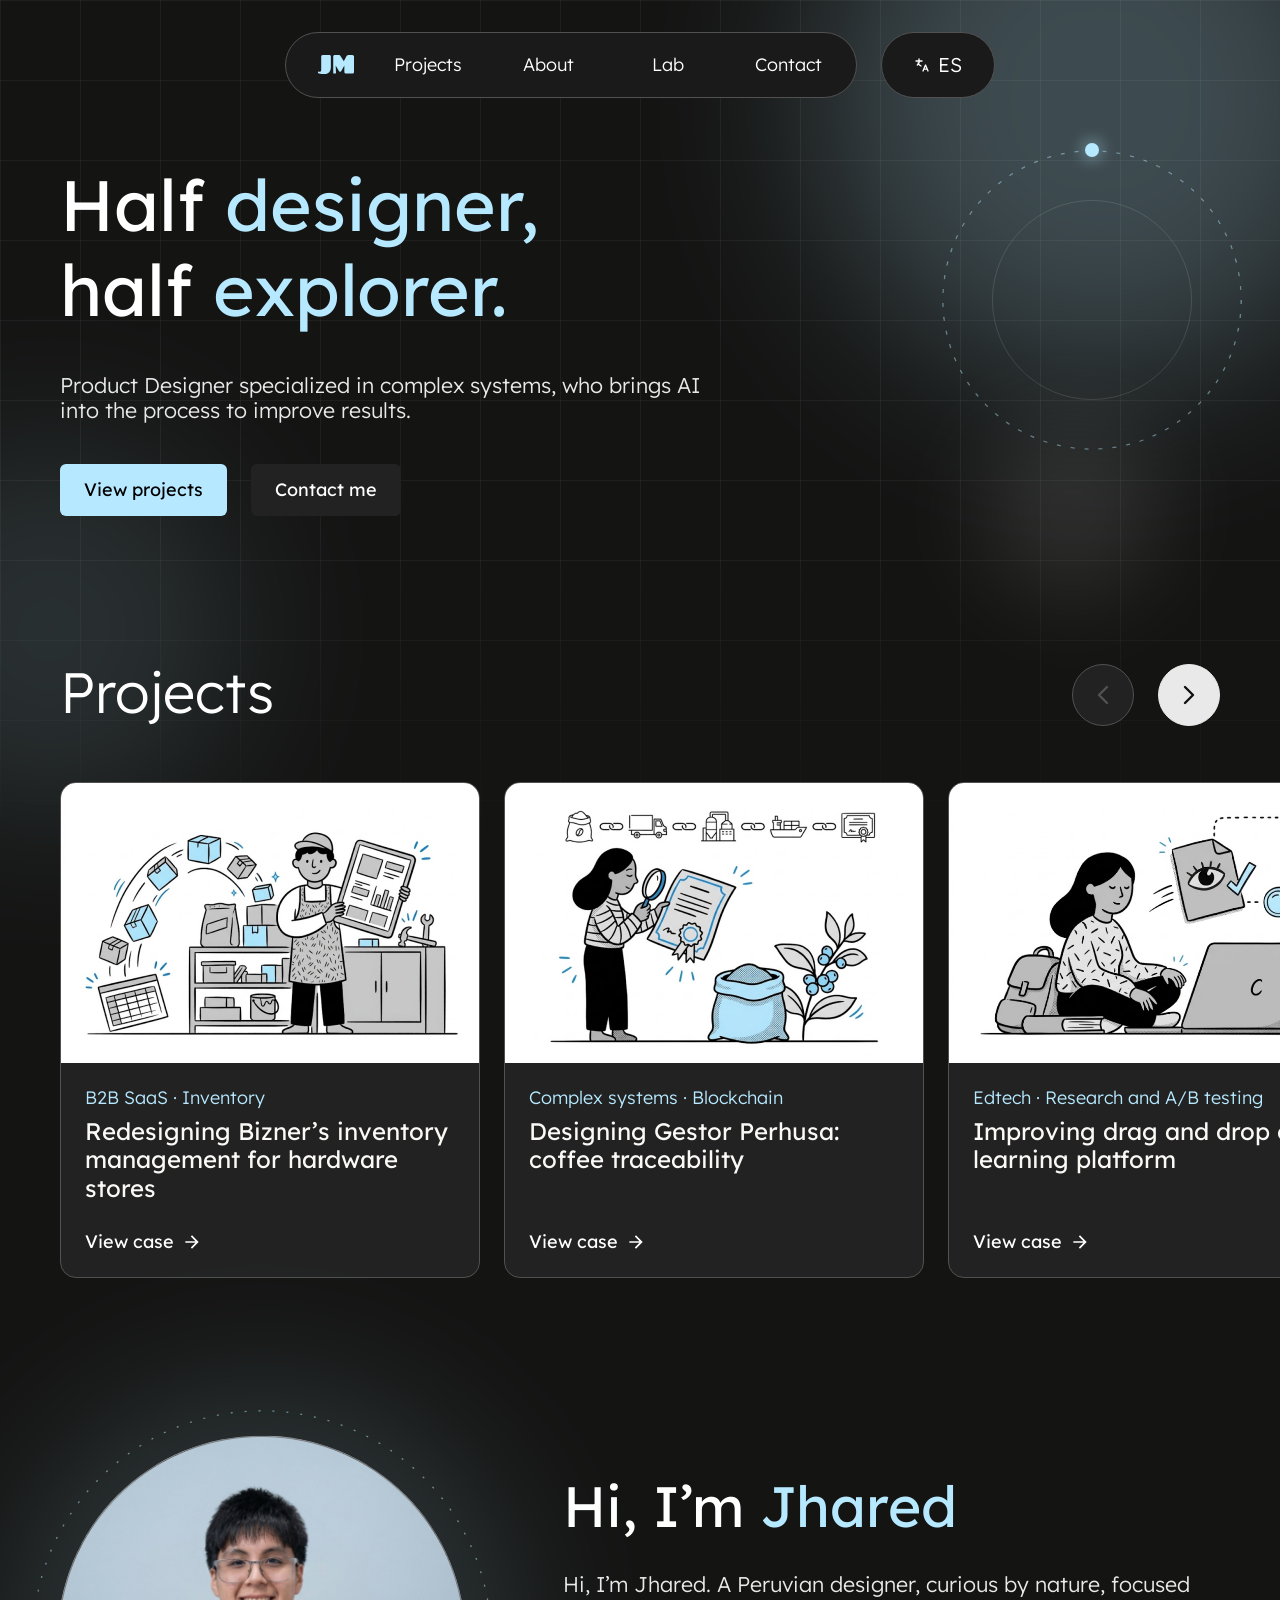
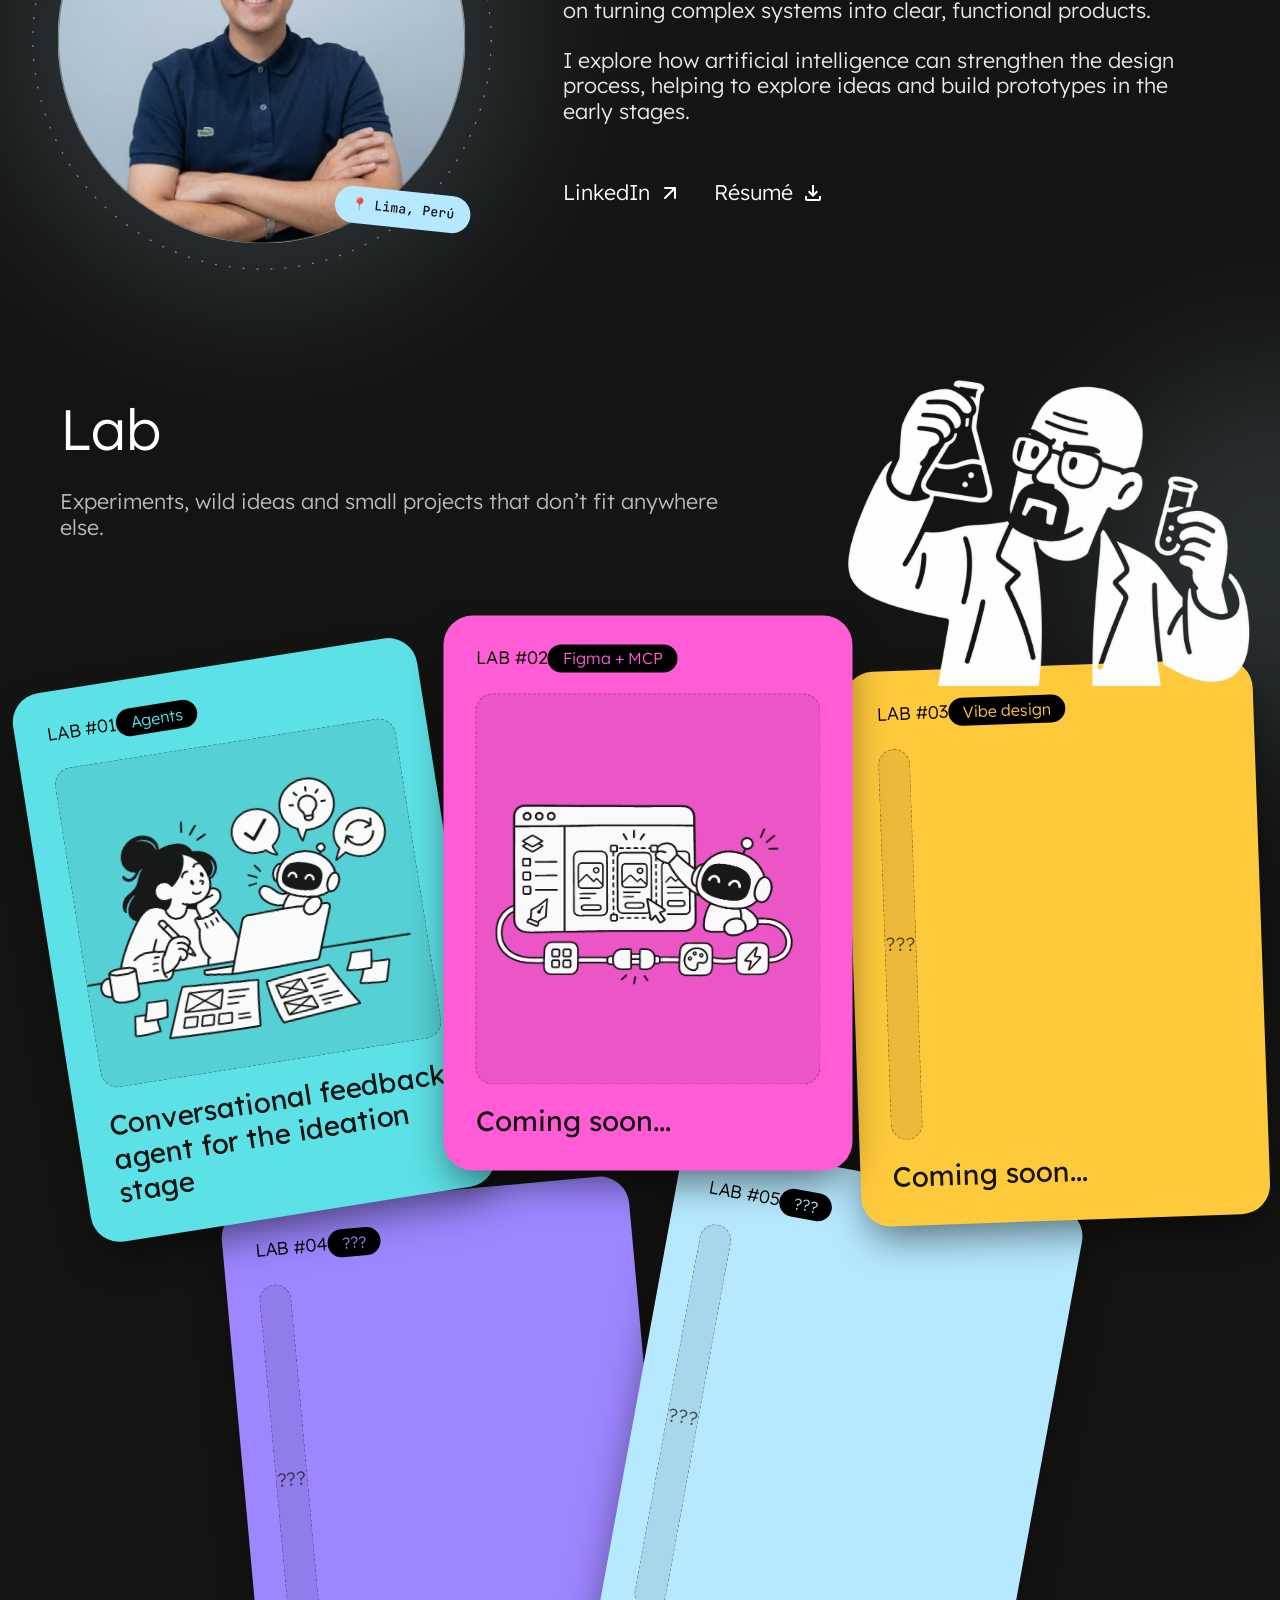
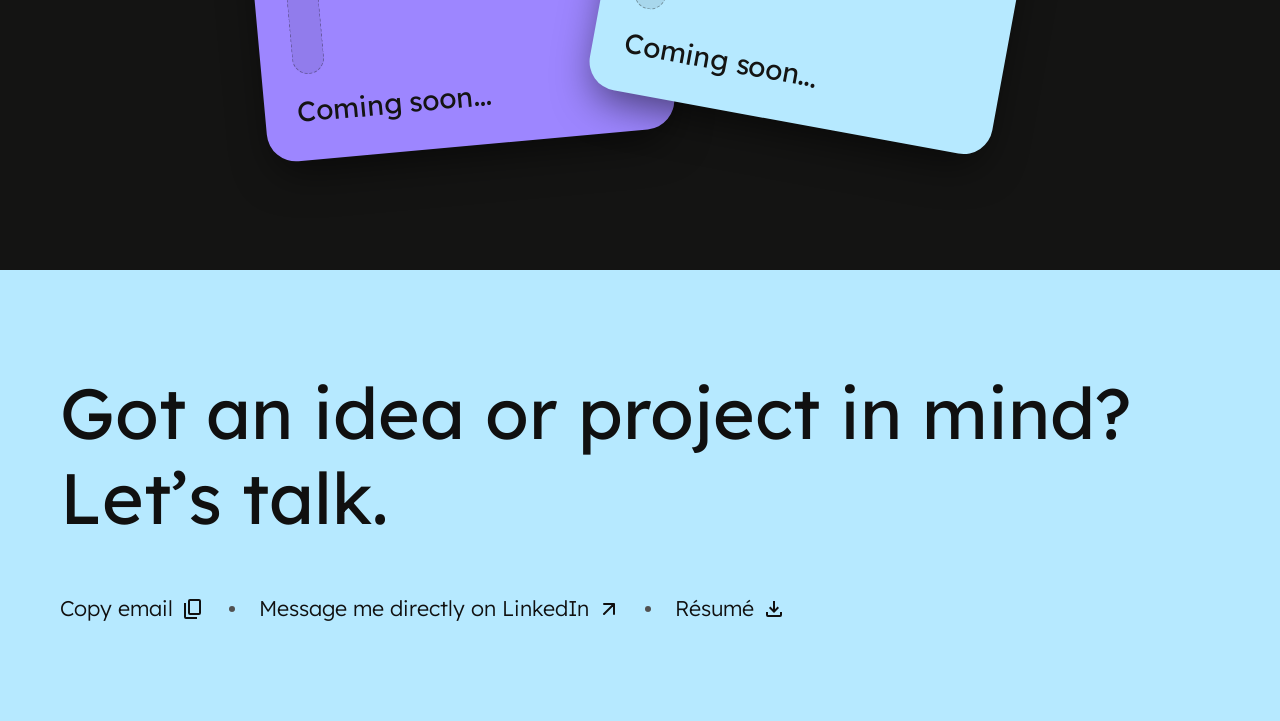
<file: index.html>
<!doctype html>
<html lang="es">
<head>
<meta charset="utf-8">
<meta name="viewport" content="width=device-width, initial-scale=1">
<title>Jhared Marchena · Product Designer</title>
<link rel="icon" href="assets/favicon.svg" type="image/svg+xml">
<link rel="icon" href="assets/favicon-32.png" sizes="32x32" type="image/png">
<link rel="apple-touch-icon" href="assets/apple-touch-icon.png">
<meta name="theme-color" content="#141413">
<meta property="og:type" content="website">
<meta property="og:title" content="Jhared Marchena · Product Designer">
<meta property="og:description" content="Product Designer especializado en sistemas complejos. Portafolio de Jhared Marchena.">
<meta property="og:url" content="https://jharedmarchena198-cmyk.github.io/jharedmarchena.github.io/">
<meta property="og:image" content="https://jharedmarchena198-cmyk.github.io/jharedmarchena.github.io/assets/og-image.png">
<meta property="og:image:width" content="1200">
<meta property="og:image:height" content="630">
<meta name="twitter:card" content="summary_large_image">
<meta name="twitter:image" content="https://jharedmarchena198-cmyk.github.io/jharedmarchena.github.io/assets/og-image.png">
<meta name="description" content="Product Designer especializado en sistemas complejos. Portafolio de Jhared Marchena.">
<meta name="theme-color" content="#141413">
<link rel="preconnect" href="https://fonts.googleapis.com">
<link rel="preconnect" href="https://fonts.gstatic.com" crossorigin>
<link href="https://fonts.googleapis.com/css2?family=JetBrains+Mono:wght@500&family=Lexend+Deca:wght@300;400;500&display=swap" rel="stylesheet">
<link rel="stylesheet" href="assets/css/styles.css">
</head>
<body>
<div class="page">

  <!-- Fondo decorativo -->
  <div class="orb orb-1" aria-hidden="true"></div>
  <div class="orb orb-2" aria-hidden="true"></div>
  <div class="orb orb-3" aria-hidden="true"></div>
  <div class="grid-bg" aria-hidden="true"></div>

  <!-- Navegación -->
  <header class="topbar">
    <button class="menu-btn" id="menu-btn" type="button" aria-label="Menú / Menu" aria-expanded="false" aria-controls="site-nav"><span></span><span></span><span></span></button>
    <nav class="nav-pill" id="site-nav" aria-label="Principal">
      <a class="nav-logo" href="#inicio" aria-label="JM, inicio">
        <svg width="36" height="20" viewBox="0 0 36 20" fill="none" aria-hidden="true"><path d="M26.3536 10.3836L23.3148 15.9828C23.1855 16.2241 23.0303 16.4267 22.8493 16.5905C22.6683 16.7457 22.4183 16.8233 22.0993 16.8233C21.8062 16.8233 21.5605 16.7414 21.3622 16.5776C21.1726 16.4138 21.0131 16.2198 20.8838 15.9957L17.6769 10.4871C17.7286 11.6509 17.776 12.7241 17.8191 13.7069C17.8364 14.1293 17.8536 14.5517 17.8708 14.9741C17.8881 15.3966 17.9053 15.7888 17.9226 16.1509C17.9398 16.5129 17.9527 16.8362 17.9614 17.1207C17.9786 17.3966 17.9915 17.5991 18.0002 17.7285C18.0088 17.8578 18.0045 17.9741 17.9872 18.0776C17.9786 18.181 17.9484 18.2716 17.8967 18.3491C17.845 18.4181 17.7717 18.4741 17.6769 18.5173C17.582 18.5517 17.4527 18.569 17.2889 18.569H15.8665C15.7114 18.569 15.5648 18.5216 15.4269 18.4267C15.2976 18.3233 15.2329 18.125 15.2329 17.8319V1.38362C15.2329 1.21983 15.2545 1.05603 15.2976 0.892242C15.3493 0.728449 15.4312 0.581897 15.5433 0.452586C15.6639 0.314655 15.8191 0.206897 16.0088 0.12931C16.1984 0.0431035 16.4312 0 16.707 0H20.8708C21.2071 0 21.4958 0.0603449 21.7372 0.181035C21.9786 0.293104 22.1855 0.482759 22.3579 0.75L25.8364 6.27155L28.1639 1.81035C28.3019 1.5431 28.4355 1.30172 28.5648 1.08621C28.6941 0.862069 28.845 0.672414 29.0174 0.517242C29.1984 0.353448 29.4183 0.228448 29.6769 0.142241C29.9441 0.0474138 30.2846 0 30.6984 0H34.1381C34.4657 0 34.7458 0.0431035 34.9786 0.12931C35.22 0.215517 35.414 0.331897 35.5605 0.478448C35.7157 0.625 35.8277 0.797414 35.8967 0.99569C35.9657 1.19397 36.0002 1.40948 36.0002 1.64224V16.7716C36.0002 17.0388 35.9786 17.2845 35.9355 17.5086C35.8924 17.7241 35.8019 17.9138 35.664 18.0776C35.5346 18.2328 35.345 18.3535 35.095 18.4397C34.8536 18.5259 34.5346 18.569 34.1381 18.569H28.1639C27.8105 18.569 27.5174 18.5302 27.2846 18.4526C27.0519 18.375 26.8665 18.2629 26.7286 18.1164C26.5907 17.9698 26.4915 17.7845 26.4312 17.5604C26.3795 17.3362 26.3536 17.0733 26.3536 16.7716V10.3836Z" fill="#B6E9FF"/><path d="M0 16.7974C0 16.6854 0.0172414 16.6164 0.0517242 16.5905C0.0862069 16.556 0.12931 16.5388 0.181035 16.5388C0.284483 16.5388 0.448276 16.5776 0.672414 16.6552C0.905173 16.7328 1.21121 16.7716 1.59052 16.7716C2.6681 16.7716 3.2069 16.1035 3.2069 14.7672V1.79741C3.2069 1.59914 3.21983 1.39655 3.24569 1.18966C3.28017 0.974138 3.35776 0.780173 3.47845 0.607759C3.60776 0.426724 3.79742 0.280173 4.04742 0.168104C4.29742 0.0560345 4.64655 0 5.09483 0H10.8621C11.2759 0 11.6121 0.0387931 11.8707 0.116379C12.1293 0.193966 12.3319 0.310345 12.4785 0.465517C12.625 0.612069 12.7241 0.797414 12.7759 1.02155C12.8276 1.24569 12.8535 1.50862 12.8535 1.81035V12.0647C12.8535 13.0991 12.7371 13.9957 12.5043 14.7543C12.2716 15.5043 11.9569 16.1379 11.5604 16.6552C11.1724 17.1724 10.7198 17.5905 10.2026 17.9095C9.68535 18.2285 9.14656 18.4741 8.58621 18.6466C8.02587 18.819 7.4569 18.931 6.87931 18.9828C6.31035 19.0431 5.77155 19.0733 5.26293 19.0733C4.11638 19.0733 3.125 18.9957 2.28879 18.8405C1.46121 18.694 0.775862 18.4828 0.232759 18.2069C0.189655 18.1897 0.137931 18.1552 0.0775862 18.1035C0.0258621 18.0431 0 17.9397 0 17.7931V16.7974Z" fill="#B6E9FF"/></svg>
      </a>
      <a href="#proyectos" data-i18n="nav.projects">Proyectos</a>
      <a href="#sobre-mi" data-i18n="nav.about">Sobre mí</a>
      <a href="#laboratorio" data-i18n="nav.lab">Laboratorio</a>
      <a href="#contacto" data-i18n="nav.contact">Contacto</a>
    </nav>
    <button class="lang-pill" id="lang-toggle" type="button" aria-label="Cambiar idioma / Change language">
      <svg width="16" height="16" viewBox="0 0 16 16" fill="none" stroke="#fff" stroke-width="1.33" stroke-linecap="round" stroke-linejoin="round" aria-hidden="true"><path d="M2 4h6M5 2v2M3.3 8c.9-.9 1.9-2.4 2.3-4M4 6c.5 1.2 1.6 2.3 3 3M9 14l2.5-6L14 14M9.8 12.2h3.4"/></svg>
      <span id="lang-label">EN</span>
    </button>
  </header>

  <main>
    <!-- Inicio -->
    <section class="hero" id="inicio">
      <div class="hero-inner">
        <h1 class="hero-title reveal"><span data-i18n-html="hero.title">Mitad <em>diseñador,</em><br>mitad <em>explorador.</em></span></h1>
        <p class="hero-sub reveal" data-i18n="hero.sub">Product Designer especializado en sistemas complejos, que integra IA en su proceso para mejorar resultados.</p>
        <div class="hero-actions reveal">
          <a class="btn btn-primary" href="#proyectos" data-i18n="hero.cta1">Ver proyectos</a>
          <a class="btn btn-secondary" href="#contacto" data-i18n="hero.cta2">Contáctame</a>
        </div>
      </div>
      <div class="orbit" aria-hidden="true">
        <div class="orbit-glow"></div>
        <div class="orbit-ring"></div>
        <div class="orbit-ring-inner"></div>
        <div class="orbit-spin"><span class="satellite"></span></div>
      </div>
    </section>

    <!-- Proyectos -->
    <section class="projects" id="proyectos">
      <div class="section-head wrap">
        <h2 class="h2" data-i18n="projects.title">Proyectos</h2>
        <div class="carousel-nav">
          <button class="arrow" id="prev" type="button" aria-label="Anterior" disabled>
            <svg width="12" height="20" viewBox="0 0 12 20" fill="none" aria-hidden="true"><path d="M10 2 2 10l8 8" stroke="currentColor" stroke-width="2.4" stroke-linecap="round" stroke-linejoin="round"/></svg>
          </button>
          <button class="arrow" id="next" type="button" aria-label="Siguiente">
            <svg width="12" height="20" viewBox="0 0 12 20" fill="none" aria-hidden="true"><path d="m2 2 8 8-8 8" stroke="currentColor" stroke-width="2.4" stroke-linecap="round" stroke-linejoin="round"/></svg>
          </button>
        </div>
      </div>

      <div class="carousel" id="carousel" tabindex="0" aria-label="Proyectos">
        <a class="card" href="casos/bizner.html">
          <div class="card-media"><img src="assets/img/card-bizner.jpg" alt="Ilustración: ferretero mostrando un panel de inventario" width="420" height="280" loading="lazy"></div>
          <div class="card-body">
            <div>
              <p class="card-cat" data-i18n="p1.cat">SaaS B2B · Inventario</p>
              <h3 class="card-title" data-i18n="p1.title">Rediseño del inventario de Bizner para ferreterías</h3>
            </div>
            <span class="card-link"><span data-i18n="cta.case">Ver caso</span> <svg width="20" height="20" viewBox="0 0 20 20" fill="currentColor" aria-hidden="true"><path d="M13.4793 10.8333H3.3335V9.16666H13.4793L8.81266 4.49999L10.0002 3.33333L16.6668 9.99999L10.0002 16.6667L8.81266 15.5L13.4793 10.8333Z"/></svg></span>
          </div>
        </a>
        <a class="card" href="casos/perhusa.html">
          <div class="card-media"><img src="assets/img/card-perhusa.jpg" alt="Ilustración: persona revisando un certificado junto a una cadena de trazabilidad del café" width="420" height="280" loading="lazy"></div>
          <div class="card-body">
            <div>
              <p class="card-cat" data-i18n="p2.cat">Sistemas complejos · Blockchain</p>
              <h3 class="card-title" data-i18n="p2.title">Diseño del Gestor Perhusa: trazabilidad del café</h3>
            </div>
            <span class="card-link"><span data-i18n="cta.case">Ver caso</span> <svg width="20" height="20" viewBox="0 0 20 20" fill="currentColor" aria-hidden="true"><path d="M13.4793 10.8333H3.3335V9.16666H13.4793L8.81266 4.49999L10.0002 3.33333L16.6668 9.99999L10.0002 16.6667L8.81266 15.5L13.4793 10.8333Z"/></svg></span>
          </div>
        </a>
        <a class="card" href="casos/plataforma-educativa.html">
          <div class="card-media"><img src="assets/img/card-edtech.jpg" alt="Ilustración: estudiante con laptop y un documento con ícono de ojo" width="420" height="280" loading="lazy"></div>
          <div class="card-body">
            <div>
              <p class="card-cat" data-i18n="p3.cat">Edtech · Research y test A/B</p>
              <h3 class="card-title" data-i18n="p3.title">Mejora del drag and drop en una plataforma educativa</h3>
            </div>
            <span class="card-link"><span data-i18n="cta.case">Ver caso</span> <svg width="20" height="20" viewBox="0 0 20 20" fill="currentColor" aria-hidden="true"><path d="M13.4793 10.8333H3.3335V9.16666H13.4793L8.81266 4.49999L10.0002 3.33333L16.6668 9.99999L10.0002 16.6667L8.81266 15.5L13.4793 10.8333Z"/></svg></span>
          </div>
        </a>
      </div>
    </section>

    <!-- Sobre mí -->
    <section class="about" id="sobre-mi">
      <div class="about-inner wrap">
        <div class="avatar-wrap">
          <div class="halo" aria-hidden="true"></div>
          <div class="ring" aria-hidden="true"></div>
          <img class="avatar" src="assets/img/jhared.jpg" alt="Retrato de Jhared Marchena" width="403" height="403">
          <span class="badge">📍 Lima, Perú</span>
        </div>
        <div class="about-text">
          <h2 class="h2 h2-strong" data-i18n-html="about.title">Hola, soy <em>Jhared</em></h2>
          <div class="about-copy">
            <p data-i18n="about.p1">Hola, soy Jhared. Diseñador peruano y curioso por naturaleza, enfocado en transformar sistemas complejos en productos claros y funcionales.</p>
            <p data-i18n="about.p2">Exploro cómo la inteligencia artificial puede potenciar el proceso de diseño, ayudando a explorar ideas y crear prototipos en etapas tempranas.</p>
          </div>
          <div class="link-row">
            <a class="link" data-link="linkedin" href="#" target="_blank" rel="noopener"><span>LinkedIn</span>
              <svg width="24" height="24" viewBox="0 0 24 24" fill="none" stroke="currentColor" stroke-width="2" stroke-linecap="round" stroke-linejoin="round" aria-hidden="true"><path d="M7 7h10v10M7 17 17 7"/></svg></a>
            <a class="link" data-link="cv" href="#" target="_blank" rel="noopener"><span data-i18n="cv">Currículum</span>
              <svg width="24" height="24" viewBox="0 0 24 24" fill="currentColor" aria-hidden="true"><path d="M12 16 7 11l1.4-1.45L11 12.15V4h2v8.15l2.6-2.6L17 11l-5 5Zm-6 4a2 2 0 0 1-2-2v-3h2v3h12v-3h2v3a2 2 0 0 1-2 2H6Z"/></svg></a>
          </div>
        </div>
      </div>
    </section>

    <!-- Laboratorio -->
    <section class="lab" id="laboratorio">
      <div class="lab-art">
        <img class="lab-img" src="assets/img/lab.png" alt="" aria-hidden="true" width="634" height="536" loading="lazy">
        <button class="flask" type="button" aria-label="Frasco" data-i18n-aria="lab.flask"></button>
        <div class="smoke" aria-hidden="true"></div>
      </div>
      <div class="wrap">
        <h2 class="h2" data-i18n="lab.title">Laboratorio</h2>
        <p class="lead" data-i18n="lab.sub">Experimentos, ideas locas y pequeños proyectos que no encajan en ningún otro lugar.</p>
        <div class="lab-pile">
          <button class="exp exp-1" type="button" style="--c:#5CE1E6" aria-describedby="lab-soon-1">
            <span class="exp-top"><span class="exp-num">LAB #01</span><span class="exp-pill" data-i18n="lab.c1.pill">Agentes</span></span>
            <span class="exp-media"><img src="assets/img/lab/agente-feedback.png" alt="" width="820" height="547" loading="lazy"></span>
            <span class="exp-title" data-i18n="lab.c1.title">Agente conversacional de feedback en la etapa de ideación</span>
            <span class="exp-tip" id="lab-soon-1" role="status" data-i18n="lab.soon">Próximamente...</span>
          </button>
          <button class="exp exp-2" type="button" style="--c:#FF5CD6" aria-describedby="lab-soon-2">
            <span class="exp-top"><span class="exp-num">LAB #02</span><span class="exp-pill">Figma + MCP</span></span>
            <span class="exp-media"><img src="assets/img/lab/figma-mcp.png" alt="" width="820" height="547" loading="lazy"></span>
            <span class="exp-title" data-i18n="lab.soon">Próximamente...</span>
            <span class="exp-tip" id="lab-soon-2" role="status" data-i18n="lab.soon">Próximamente...</span>
          </button>
          <button class="exp exp-3" type="button" style="--c:#FFC93C" aria-describedby="lab-soon-3">
            <span class="exp-top"><span class="exp-num">LAB #03</span><span class="exp-pill">Vibe design</span></span>
            <span class="exp-media"><span class="exp-q">???</span></span>
            <span class="exp-title" data-i18n="lab.soon">Próximamente...</span>
            <span class="exp-tip" id="lab-soon-3" role="status" data-i18n="lab.soon">Próximamente...</span>
          </button>
          <button class="exp exp-4" type="button" style="--c:#9D86FF" aria-describedby="lab-soon-4">
            <span class="exp-top"><span class="exp-num">LAB #04</span><span class="exp-pill">???</span></span>
            <span class="exp-media"><span class="exp-q">???</span></span>
            <span class="exp-title" data-i18n="lab.soon">Próximamente...</span>
            <span class="exp-tip" id="lab-soon-4" role="status" data-i18n="lab.soon">Próximamente...</span>
          </button>
          <button class="exp exp-5" type="button" style="--c:#B6E9FF" aria-describedby="lab-soon-5">
            <span class="exp-top"><span class="exp-num">LAB #05</span><span class="exp-pill">???</span></span>
            <span class="exp-media"><span class="exp-q">???</span></span>
            <span class="exp-title" data-i18n="lab.soon">Próximamente...</span>
            <span class="exp-tip" id="lab-soon-5" role="status" data-i18n="lab.soon">Próximamente...</span>
          </button>
        </div>
      </div>
    </section>

    <!-- Contacto -->
    <section class="contact" id="contacto">
      <div class="wrap">
        <h2 class="contact-title" data-i18n="contact.title">¿Tienes una idea o proyecto en mente? Conversemos.</h2>
        <div class="contact-links">
          <button class="clink" id="copy-email" type="button"><span id="copy-label" data-i18n="contact.copy">Copiar correo electrónico</span>
            <svg width="24" height="24" viewBox="0 0 24 24" fill="currentColor" aria-hidden="true"><path d="M9 18a2 2 0 0 1-2-2V4a2 2 0 0 1 2-2h9a2 2 0 0 1 2 2v12a2 2 0 0 1-2 2H9Zm0-2h9V4H9v12ZM5 22a2 2 0 0 1-2-2V6h2v14h11v2H5Z"/></svg></button>
          <i class="dot" aria-hidden="true"></i>
          <a class="clink" data-link="linkedin" href="#" target="_blank" rel="noopener"><span data-i18n="contact.linkedin">Envíame un mensaje directo a LinkedIn</span>
            <svg width="24" height="24" viewBox="0 0 24 24" fill="none" stroke="currentColor" stroke-width="2" stroke-linecap="round" stroke-linejoin="round" aria-hidden="true"><path d="M7 7h10v10M7 17 17 7"/></svg></a>
          <i class="dot" aria-hidden="true"></i>
          <a class="clink" data-link="cv" href="#" target="_blank" rel="noopener"><span data-i18n="cv">Currículum</span>
            <svg width="24" height="24" viewBox="0 0 24 24" fill="currentColor" aria-hidden="true"><path d="M12 16 7 11l1.4-1.45L11 12.15V4h2v8.15l2.6-2.6L17 11l-5 5Zm-6 4a2 2 0 0 1-2-2v-3h2v3h12v-3h2v3a2 2 0 0 1-2 2H6Z"/></svg></a>
        </div>
      </div>
    </section>
  </main>
</div>
<script src="assets/js/main.js"></script>
</body>
</html>
</file>
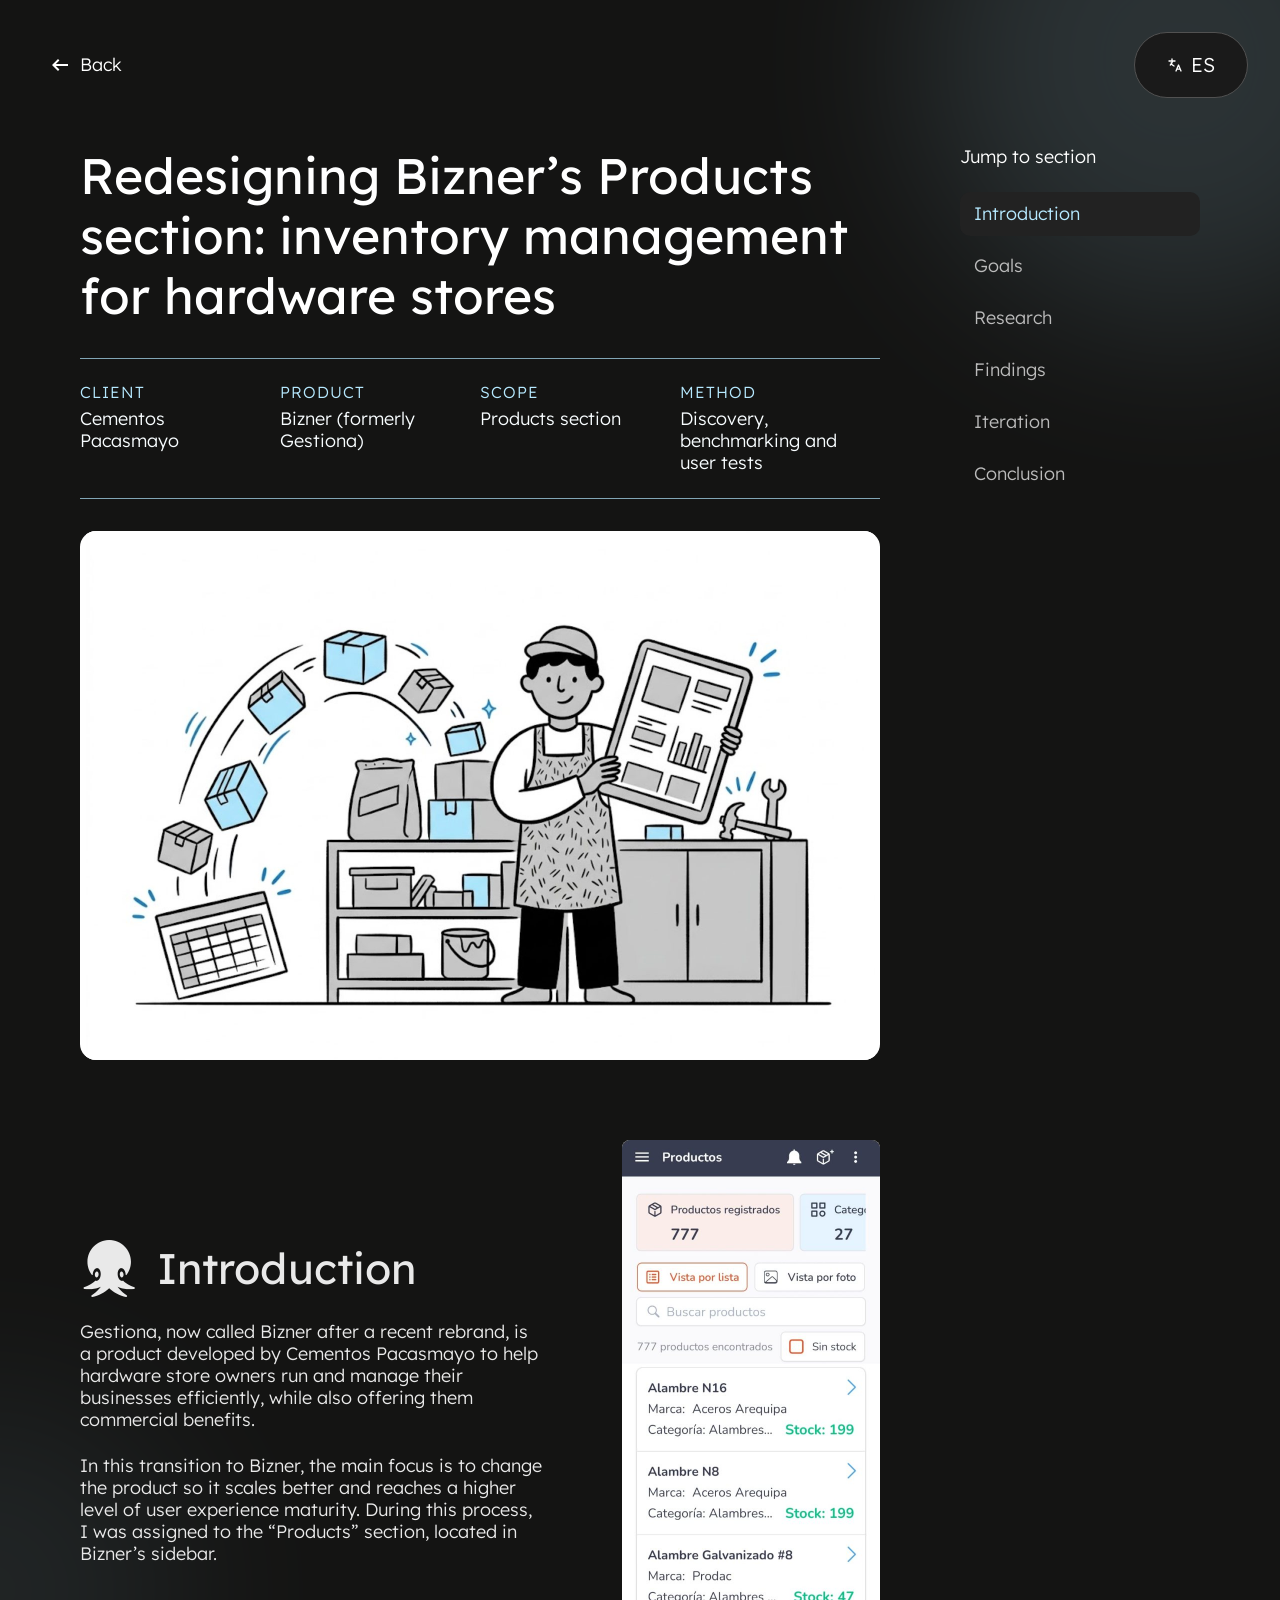
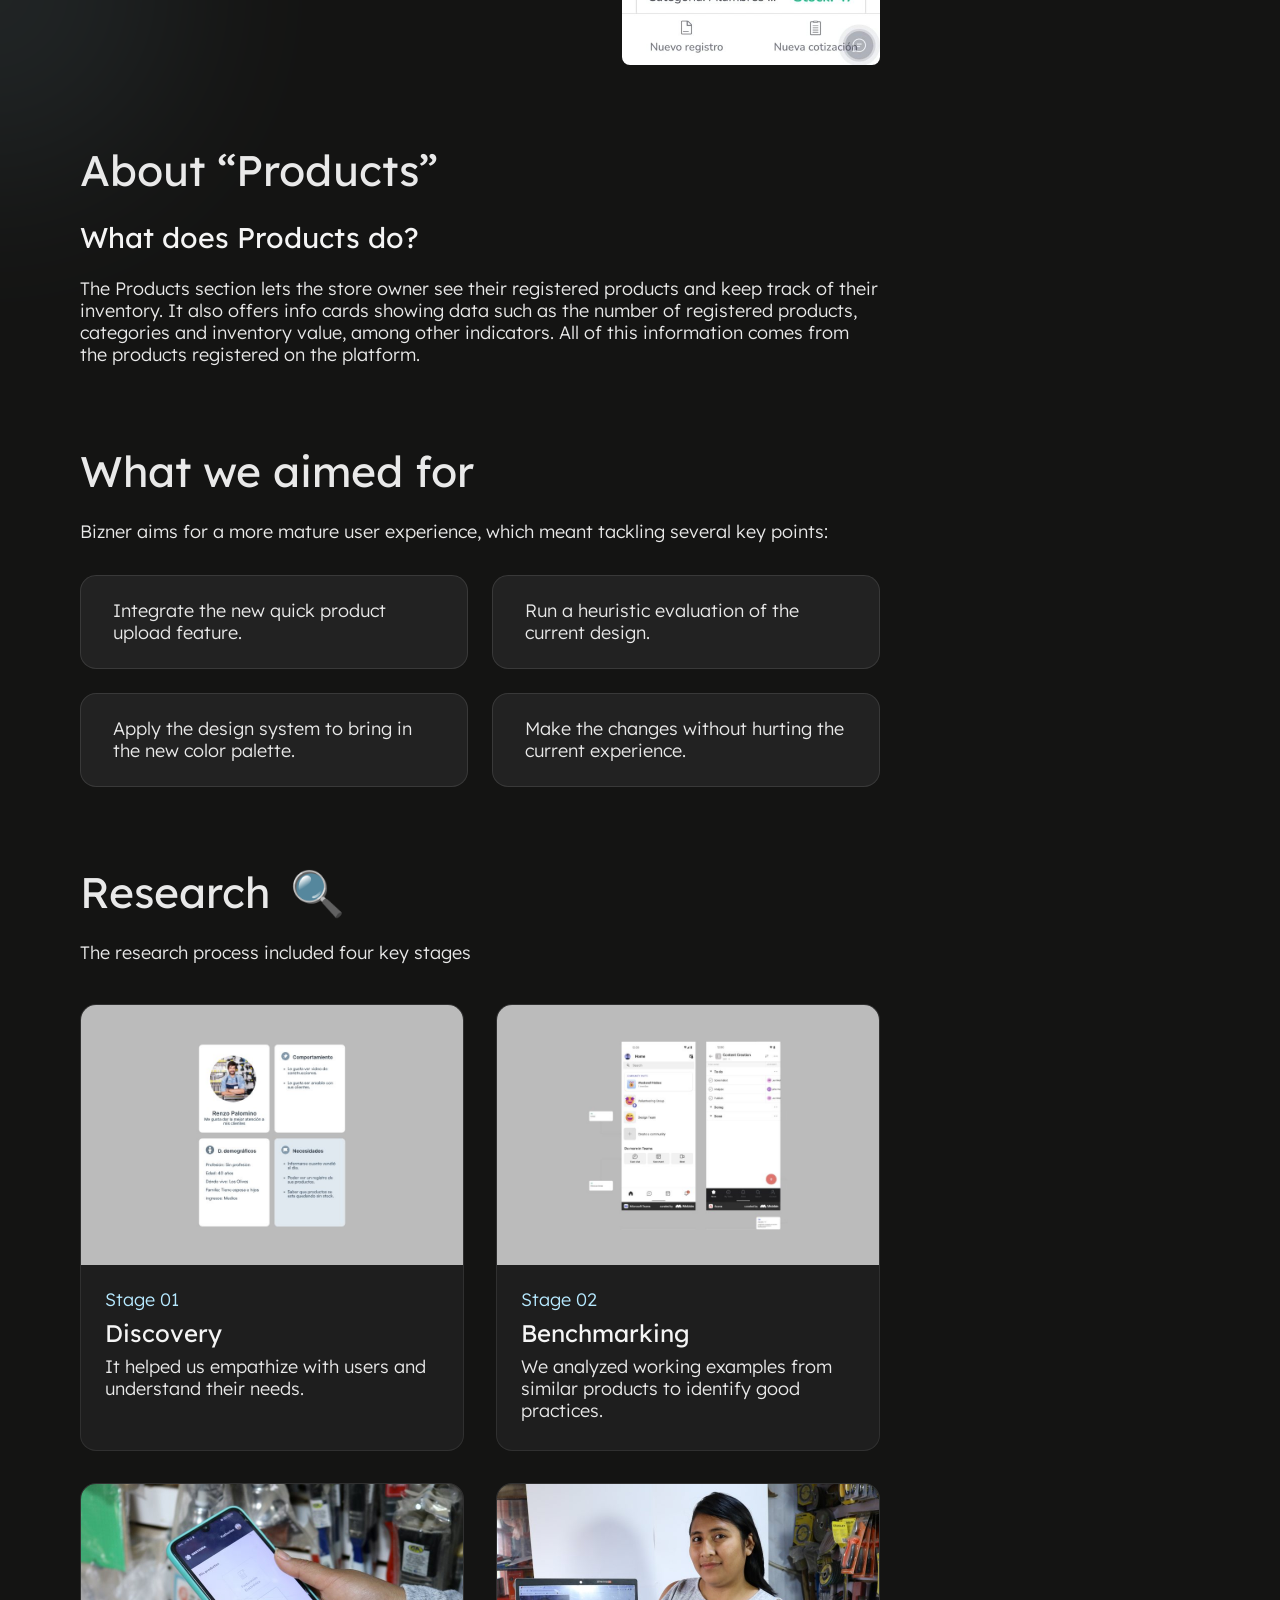
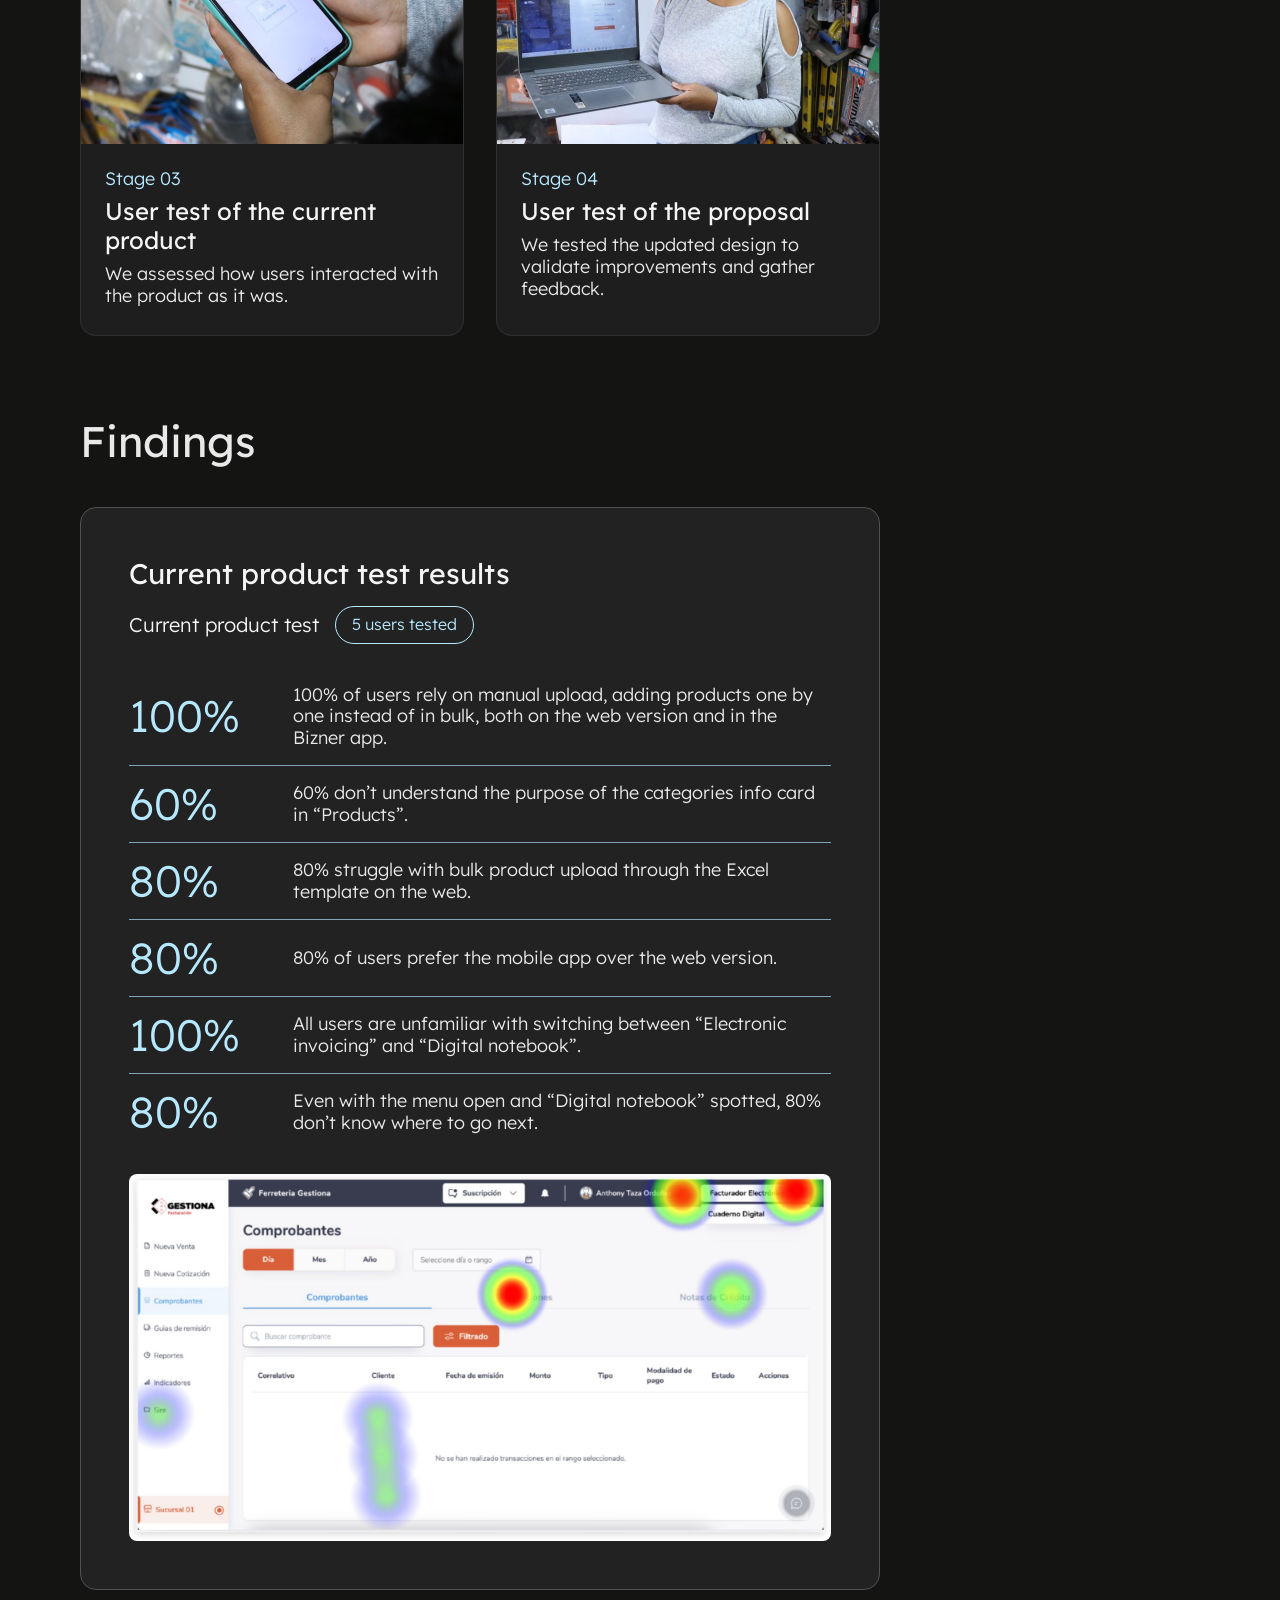
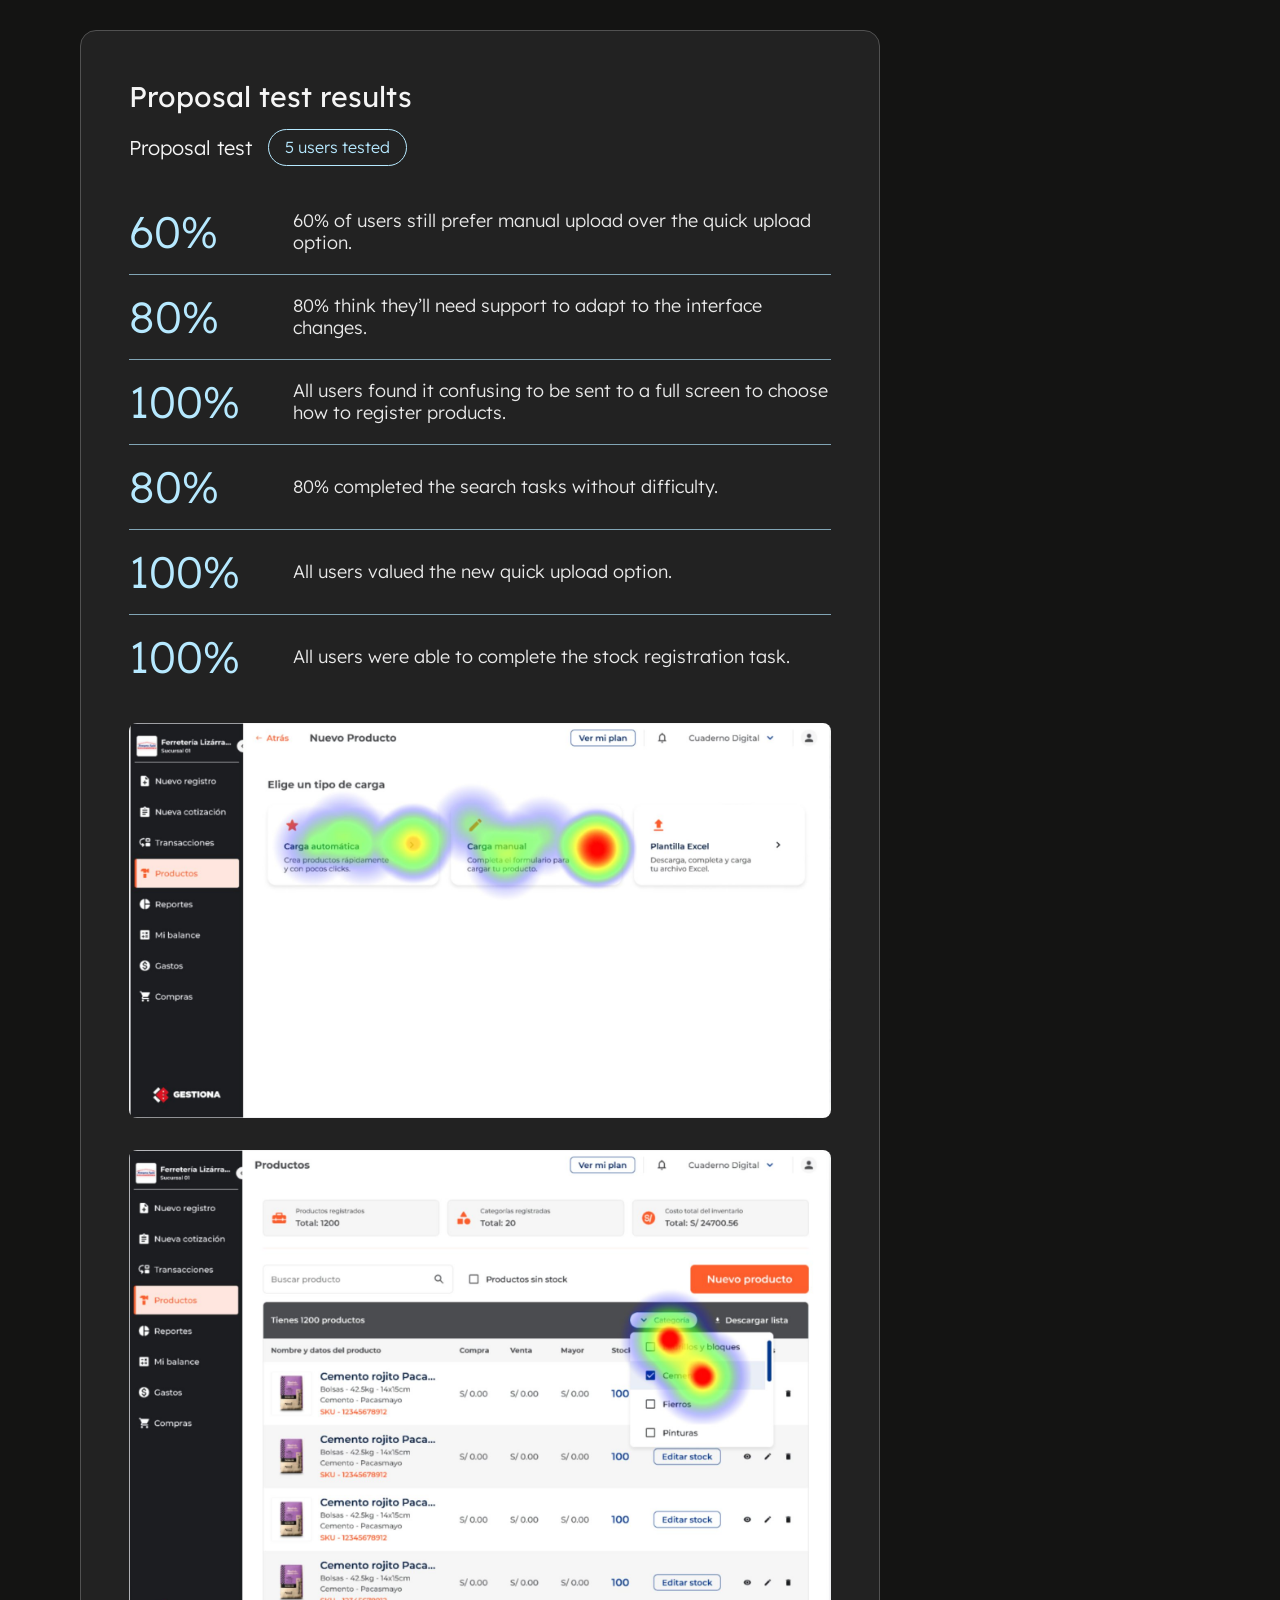
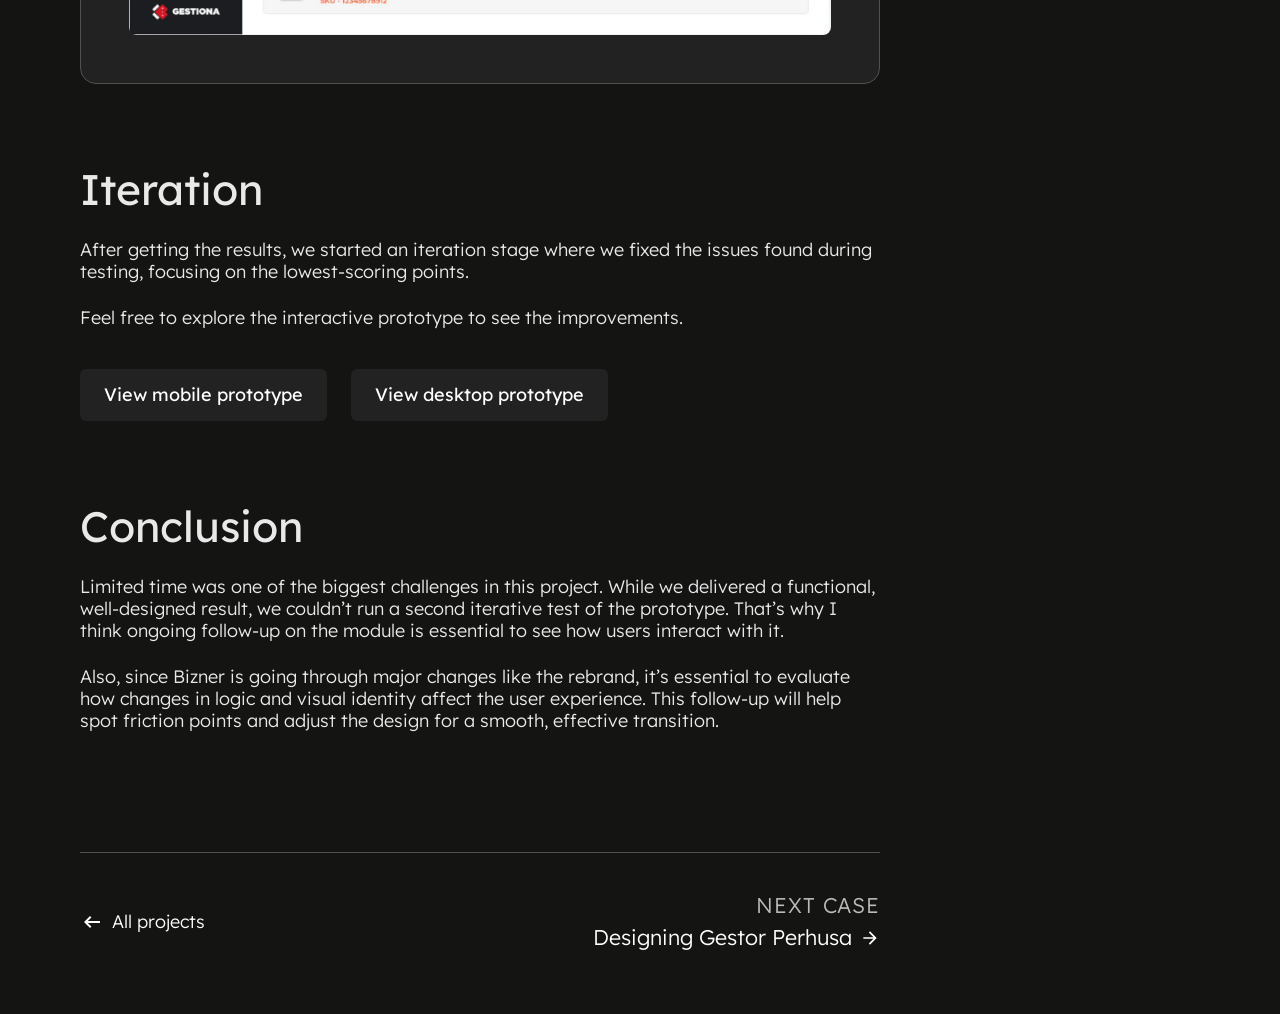
<file: bizner.html>
<!doctype html>
<html lang="es" data-title-es="Rediseño de la sección Productos de Bizner · Jhared Marchena" data-title-en="Redesigning Bizner’s Products section · Jhared Marchena">
<head>
<meta charset="utf-8">
<meta name="viewport" content="width=device-width, initial-scale=1">
<title>Rediseño de la sección Productos de Bizner · Jhared Marchena</title>
<meta name="description" content="Rediseño de la sección Productos de Bizner. Caso de estudio de Jhared Marchena, Product Designer.">
<meta name="theme-color" content="#141413">
<link rel="preconnect" href="https://fonts.googleapis.com">
<link rel="preconnect" href="https://fonts.gstatic.com" crossorigin>
<link href="https://fonts.googleapis.com/css2?family=JetBrains+Mono:wght@500&family=Lexend+Deca:wght@300;400;500&display=swap" rel="stylesheet">
<link rel="stylesheet" href="../assets/css/styles.css">
<link rel="stylesheet" href="../assets/css/case.css">
</head>
<body>
<div class="case-page">
  <div class="case-orb o1" aria-hidden="true"></div>
  <div class="case-orb o2" aria-hidden="true"></div>
  <header class="case-top">
    <a class="back" href="../index.html#proyectos"><svg width="24" height="24" viewBox="0 0 24 24" fill="currentColor" aria-hidden="true"><path d="M10 18 4 12l6-6 1.4 1.45L7.85 11H20v2H7.85l3.55 3.55L10 18Z"/></svg><span data-l="es">Volver</span><span data-l="en">Back</span></a>
    <button class="lang-pill" id="lang-toggle" type="button" aria-label="Cambiar idioma / Change language"><svg width="16" height="16" viewBox="0 0 16 16" fill="none" stroke="#fff" stroke-width="1.33" stroke-linecap="round" stroke-linejoin="round" aria-hidden="true"><path d="M2 4h6M5 2v2M3.3 8c.9-.9 1.9-2.4 2.3-4M4 6c.5 1.2 1.6 2.3 3 3M9 14l2.5-6L14 14M9.8 12.2h3.4"/></svg><span id="lang-label">EN</span></button>
  </header>
  <nav class="toc-mobile" aria-label="Secciones"><a href="#introduccion"><span data-l="es">Introducción</span><span data-l="en">Introduction</span></a><a href="#objetivos"><span data-l="es">Objetivos</span><span data-l="en">Goals</span></a><a href="#investigacion"><span data-l="es">Investigación</span><span data-l="en">Research</span></a><a href="#hallazgos"><span data-l="es">Hallazgos</span><span data-l="en">Findings</span></a><a href="#iteracion"><span data-l="es">Iteración</span><span data-l="en">Iteration</span></a><a href="#conclusion"><span data-l="es">Conclusión</span><span data-l="en">Conclusion</span></a></nav>
  <div class="case-layout">
    <main class="case-content">
<section id="inicio" class="stack-32">
<h1 class="c-h1"><span data-l="es">Rediseño de la sección Productos de Bizner: gestión de inventario para ferreterías</span><span data-l="en">Redesigning Bizner’s Products section: inventory management for hardware stores</span></h1>
<dl class="c-meta"><div><dt><span data-l="es">CLIENTE</span><span data-l="en">CLIENT</span></dt><dd><span data-l="es">Cementos Pacasmayo</span><span data-l="en">Cementos Pacasmayo</span></dd></div><div><dt><span data-l="es">PRODUCTO</span><span data-l="en">PRODUCT</span></dt><dd><span data-l="es">Bizner (antes Gestiona)</span><span data-l="en">Bizner (formerly Gestiona)</span></dd></div><div><dt><span data-l="es">ALCANCE</span><span data-l="en">SCOPE</span></dt><dd><span data-l="es">Sección Productos</span><span data-l="en">Products section</span></dd></div><div><dt><span data-l="es">MÉTODO</span><span data-l="en">METHOD</span></dt><dd><span data-l="es">Discovery, benchmarking y user tests</span><span data-l="en">Discovery, benchmarking and user tests</span></dd></div></dl>
<div class="c-cover"><img class="" src="../assets/img/casos/b-hero.jpg" alt="Ilustración del caso Bizner" width="789" height="529"></div>
</section>
<section id="introduccion" class="stack">
<div class="split">
  <div class="stack">
    <h2 class="c-h2"><img src="../assets/img/casos/b-logo.png" alt="Isotipo de Bizner" width="57" height="57"><span data-l="es">Introducción</span><span data-l="en">Introduction</span></h2>
    <p class="c-p"><span data-l="es">Gestiona, ahora llamado Bizner tras un reciente cambio de marca, es un producto desarrollado por Cementos Pacasmayo diseñado para ayudar a los ferreteros a administrar y gestionar sus negocios de manera eficiente, además de ofrecerles beneficios comerciales.</span><span data-l="en">Gestiona, now called Bizner after a recent rebrand, is a product developed by Cementos Pacasmayo to help hardware store owners run and manage their businesses efficiently, while also offering them commercial benefits.</span></p>
    <p class="c-p"><span data-l="es">En esta etapa de transformación hacia Bizner, el enfoque principal es generar un cambio sobre el producto que tenga mayor escalabilidad y apunte a una mayor madurez en experiencia de usuario. Durante este proceso, fui asignado a la sección de “Productos”, ubicada en el sidebar de Bizner.</span><span data-l="en">In this transition to Bizner, the main focus is to change the product so it scales better and reaches a higher level of user experience maturity. During this process, I was assigned to the “Products” section, located in Bizner’s sidebar.</span></p>
  </div>
  <img class="r8" src="../assets/img/casos/b-celular.jpg" alt="Pantalla de la app de Bizner en un celular" width="258" height="525" loading="lazy">
</div>
</section>
<section class="stack">
<h2 class="c-h2"><span data-l="es">Introducción a “Productos”</span><span data-l="en">About “Products”</span></h2>
<h3 class="c-h3"><span data-l="es">¿Qué hace Productos?</span><span data-l="en">What does Products do?</span></h3>
<p class="c-p"><span data-l="es">La sección Productos permite al ferretero visualizar sus productos registrados y llevar un control de su inventario. Esta sección ofrece como beneficio tarjetas informativas que muestran datos, como la cantidad de productos registrados, categorías y el valor del inventario, entre otros indicadores. Toda esta información se genera a partir del registro de los productos en la plataforma.</span><span data-l="en">The Products section lets the store owner see their registered products and keep track of their inventory. It also offers info cards showing data such as the number of registered products, categories and inventory value, among other indicators. All of this information comes from the products registered on the platform.</span></p>
</section>
<section id="objetivos" class="stack-32">
<div class="stack">
  <h2 class="c-h2"><span data-l="es">A qué apuntamos</span><span data-l="en">What we aimed for</span></h2>
  <p class="c-p"><span data-l="es">Bizner busca una madurez en la experiencia de usuario, lo que requirió abordar varios puntos clave:</span><span data-l="en">Bizner aims for a more mature user experience, which meant tackling several key points:</span></p>
</div>
<div class="grid-2"><div class="box soft"><p class="c-p"><span data-l="es">Integrar la nueva funcionalidad de carga rápida de productos.</span><span data-l="en">Integrate the new quick product upload feature.</span></p></div><div class="box soft"><p class="c-p"><span data-l="es">Someter al diseño actual a una evaluación heurística.</span><span data-l="en">Run a heuristic evaluation of the current design.</span></p></div><div class="box soft"><p class="c-p"><span data-l="es">Aplicar el sistema de diseño para integrar la nueva paleta de colores.</span><span data-l="en">Apply the design system to bring in the new color palette.</span></p></div><div class="box soft"><p class="c-p"><span data-l="es">Realizar los cambios sin perjudicar la experiencia actual.</span><span data-l="en">Make the changes without hurting the current experience.</span></p></div></div>
</section>
<section id="investigacion" class="stack-40">
<div class="stack">
  <h2 class="c-h2"><span data-l="es">Investigación</span><span data-l="en">Research</span><span aria-hidden="true" style="font-size:44px;line-height:1">🔍</span></h2>
  <p class="c-p"><span data-l="es">El proceso de investigación incluyó cuatro etapas fundamentales</span><span data-l="en">The research process included four key stages</span></p>
</div>
<div class="grid-2 g32"><article class="media-card"><div class="mc-media contain"><img class="" src="../assets/img/casos/b-etapa1.jpg" alt="Proto persona de un ferretero" width="462" height="260" loading="lazy"></div><div class="mc-body"><p class="tag"><span data-l="es">Etapa 01</span><span data-l="en">Stage 01</span></p><h3 class="mc-title"><span data-l="es">Discovery</span><span data-l="en">Discovery</span></h3><p class="c-p"><span data-l="es">Nos permitió empatizar con los usuarios y comprender sus necesidades.</span><span data-l="en">It helped us empathize with users and understand their needs.</span></p></div></article><article class="media-card"><div class="mc-media contain"><img class="" src="../assets/img/casos/b-etapa2.jpg" alt="Benchmarking de productos similares" width="462" height="260" loading="lazy"></div><div class="mc-body"><p class="tag"><span data-l="es">Etapa 02</span><span data-l="en">Stage 02</span></p><h3 class="mc-title"><span data-l="es">Benchmarking</span><span data-l="en">Benchmarking</span></h3><p class="c-p"><span data-l="es">Analizamos casos funcionales de productos similares para identificar buenas prácticas.</span><span data-l="en">We analyzed working examples from similar products to identify good practices.</span></p></div></article><article class="media-card"><div class="mc-media dark"><img class="" src="../assets/img/casos/b-etapa3.jpg" alt="Sesión de user test del producto actual" width="462" height="260" loading="lazy"></div><div class="mc-body"><p class="tag"><span data-l="es">Etapa 03</span><span data-l="en">Stage 03</span></p><h3 class="mc-title"><span data-l="es">User test sobre el producto actual</span><span data-l="en">User test of the current product</span></h3><p class="c-p"><span data-l="es">Evaluamos cómo los usuarios interactuaban con el producto en su actualidad.</span><span data-l="en">We assessed how users interacted with the product as it was.</span></p></div></article><article class="media-card"><div class="mc-media dark"><img class="" src="../assets/img/casos/b-etapa4.jpg" alt="Sesión de user test de la propuesta" width="462" height="260" loading="lazy"></div><div class="mc-body"><p class="tag"><span data-l="es">Etapa 04</span><span data-l="en">Stage 04</span></p><h3 class="mc-title"><span data-l="es">User test de la propuesta</span><span data-l="en">User test of the proposal</span></h3><p class="c-p"><span data-l="es">Probamos el diseño actualizado para validar mejoras y recibir retroalimentación.</span><span data-l="en">We tested the updated design to validate improvements and gather feedback.</span></p></div></article></div>
</section>
<section id="hallazgos" class="stack-40">
<h2 class="c-h2"><span data-l="es">Hallazgos</span><span data-l="en">Findings</span></h2>
<div class="box pad48">
  <div class="stack-16">
    <h3 class="c-h3"><span data-l="es">Resultados de test de producto actual</span><span data-l="en">Current product test results</span></h3>
    <div class="row-pill"><span><span data-l="es">Test del producto actual</span><span data-l="en">Current product test</span></span><span class="pill"><span data-l="es">5 usuarios evaluados</span><span data-l="en">5 users tested</span></span></div>
  </div>
  <div class="stat-rows"><div class="stat-row"><span class="n">100%</span><p class="c-p"><span data-l="es">El 100% de los usuarios utiliza la función de carga manual, es decir, sube productos 1 x 1 en vez de usar la forma masiva, tanto en la versión web como en la aplicación de Bizner.</span><span data-l="en">100% of users rely on manual upload, adding products one by one instead of in bulk, both on the web version and in the Bizner app.</span></p></div><div class="stat-row"><span class="n">60%</span><p class="c-p"><span data-l="es">60% no comprende la finalidad del card informativo de categorías que se encuentra en “Productos”.</span><span data-l="en">60% don’t understand the purpose of the categories info card in “Products”.</span></p></div><div class="stat-row"><span class="n">80%</span><p class="c-p"><span data-l="es">Un 80% tiene dificultades para usar la carga masiva de productos por plantilla Excel en la web.</span><span data-l="en">80% struggle with bulk product upload through the Excel template on the web.</span></p></div><div class="stat-row"><span class="n">80%</span><p class="c-p"><span data-l="es">La aplicación móvil es preferida por el 80% de los usuarios frente a la versión web.</span><span data-l="en">80% of users prefer the mobile app over the web version.</span></p></div><div class="stat-row"><span class="n">100%</span><p class="c-p"><span data-l="es">Todos los usuarios presentan poca familiaridad al hacer el cambio entre “Facturador electrónico” y “Cuaderno digital”.</span><span data-l="en">All users are unfamiliar with switching between “Electronic invoicing” and “Digital notebook”.</span></p></div><div class="stat-row"><span class="n">80%</span><p class="c-p"><span data-l="es">A pesar de tener el menú desplegado y “Cuaderno digital” identificado, un 80% no sabe hacia dónde dirigirse.</span><span data-l="en">Even with the menu open and “Digital notebook” spotted, 80% don’t know where to go next.</span></p></div></div>
  <img class="full-img" src="../assets/img/casos/b-test-actual.jpg" alt="Capturas del test del producto actual" width="862" height="443" loading="lazy">
</div>
<div class="box pad48">
  <div class="stack-16">
    <h3 class="c-h3"><span data-l="es">Resultados de test de propuesta</span><span data-l="en">Proposal test results</span></h3>
    <div class="row-pill"><span><span data-l="es">Test de la propuesta</span><span data-l="en">Proposal test</span></span><span class="pill"><span data-l="es">5 usuarios evaluados</span><span data-l="en">5 users tested</span></span></div>
  </div>
  <div class="stat-rows roomy"><div class="stat-row"><span class="n">60%</span><p class="c-p"><span data-l="es">Un 60% de los usuarios continúa prefiriendo la carga manual sobre la opción de carga rápida.</span><span data-l="en">60% of users still prefer manual upload over the quick upload option.</span></p></div><div class="stat-row"><span class="n">80%</span><p class="c-p"><span data-l="es">El 80% considera que necesitará apoyo para adaptarse a los cambios en la interfaz.</span><span data-l="en">80% think they’ll need support to adapt to the interface changes.</span></p></div><div class="stat-row"><span class="n">100%</span><p class="c-p"><span data-l="es">Todos los usuarios encontraron confuso ser redirigidos a una pantalla completa para seleccionar la forma de registrar productos.</span><span data-l="en">All users found it confusing to be sent to a full screen to choose how to register products.</span></p></div><div class="stat-row"><span class="n">80%</span><p class="c-p"><span data-l="es">Un 80% completó las tareas de búsqueda sin dificultad.</span><span data-l="en">80% completed the search tasks without difficulty.</span></p></div><div class="stat-row"><span class="n">100%</span><p class="c-p"><span data-l="es">La nueva opción de carga rápida fue valorada por todos los usuarios.</span><span data-l="en">All users valued the new quick upload option.</span></p></div><div class="stat-row"><span class="n">100%</span><p class="c-p"><span data-l="es">Todos los usuarios pudieron completar la tarea de registrar stock.</span><span data-l="en">All users were able to complete the stock registration task.</span></p></div></div>
  <div class="stack-32">
    <img class="full-img" src="../assets/img/casos/b-test-prop1.jpg" alt="Pantallas de la propuesta evaluada" width="862" height="484" loading="lazy">
    <img class="full-img" src="../assets/img/casos/b-test-prop2.jpg" alt="Pantallas de la propuesta evaluada" width="862" height="596" loading="lazy">
  </div>
</div>
</section>
<section id="iteracion" class="stack-40">
<div class="stack">
  <h2 class="c-h2"><span data-l="es">Iteración</span><span data-l="en">Iteration</span></h2>
  <p class="c-p"><span data-l="es">Tras obtener los resultados, iniciamos una etapa de iteración en la que ajustamos los problemas detectados durante las pruebas, buscando mejorar los puntos más bajos del test.</span><span data-l="en">After getting the results, we started an iteration stage where we fixed the issues found during testing, focusing on the lowest-scoring points.</span></p>
  <p class="c-p"><span data-l="es">Los invito a explorar el prototipo interactivo para conocer las mejoras implementadas.</span><span data-l="en">Feel free to explore the interactive prototype to see the improvements.</span></p>
</div>
<div class="btn-row">
  <a class="btn btn-secondary" data-proto href="PROTO_MOBILE" target="_blank" rel="noopener"><span data-l="es">Ver prototipo mobile</span><span data-l="en">View mobile prototype</span></a>
  <a class="btn btn-secondary" data-proto href="PROTO_DESKTOP" target="_blank" rel="noopener"><span data-l="es">Ver prototipo desktop</span><span data-l="en">View desktop prototype</span></a>
</div>
</section>
<section id="conclusion" class="stack">
<h2 class="c-h2"><span data-l="es">Conclusión</span><span data-l="en">Conclusion</span></h2>
<p class="c-p"><span data-l="es">El tiempo limitado representó uno de los mayores retos en este proyecto. Si bien logramos entregar un resultado funcional y bien diseñado, no fue posible realizar un segundo test iterativo del prototipo. Por ello, considero fundamental realizar un seguimiento continuo del módulo para analizar cómo interactúan los usuarios con él.</span><span data-l="en">Limited time was one of the biggest challenges in this project. While we delivered a functional, well-designed result, we couldn’t run a second iterative test of the prototype. That’s why I think ongoing follow-up on the module is essential to see how users interact with it.</span></p>
<p class="c-p"><span data-l="es">Además, dado que Bizner atraviesa cambios significativos como el rebranding, es esencial evaluar cómo las modificaciones en la lógica y la identidad visual impactan la experiencia del usuario. Este seguimiento permitirá identificar posibles puntos de fricción y ajustar el diseño para garantizar una transición fluida y efectiva.</span><span data-l="en">Also, since Bizner is going through major changes like the rebrand, it’s essential to evaluate how changes in logic and visual identity affect the user experience. This follow-up will help spot friction points and adjust the design for a smooth, effective transition.</span></p>
</section>

      <footer class="next-case">
        <a href="../index.html#proyectos"><svg width="24" height="24" viewBox="0 0 24 24" fill="currentColor" aria-hidden="true"><path d="M10 18 4 12l6-6 1.4 1.45L7.85 11H20v2H7.85l3.55 3.55L10 18Z"/></svg><span data-l="es">Todos los proyectos</span><span data-l="en">All projects</span></a>
        <a class="nx" href="perhusa.html"><small><span data-l="es">SIGUIENTE CASO</span><span data-l="en">NEXT CASE</span></small><span><span data-l="es">Diseño del Gestor Perhusa</span><span data-l="en">Designing Gestor Perhusa</span> <svg width="20" height="20" viewBox="0 0 20 20" fill="currentColor" aria-hidden="true"><path d="M13.4793 10.8333H3.3335V9.16666H13.4793L8.81266 4.49999L10.0002 3.33333L16.6668 9.99999L10.0002 16.6667L8.81266 15.5L13.4793 10.8333Z"/></svg></span></a>
      </footer>
    </main>
    <aside class="toc" aria-label="Saltar a la sección">
      <p class="toc-label"><span data-l="es">Saltar a la sección</span><span data-l="en">Jump to section</span></p>
      <ol><li><a href="#introduccion"><span data-l="es">Introducción</span><span data-l="en">Introduction</span></a></li><li><a href="#objetivos"><span data-l="es">Objetivos</span><span data-l="en">Goals</span></a></li><li><a href="#investigacion"><span data-l="es">Investigación</span><span data-l="en">Research</span></a></li><li><a href="#hallazgos"><span data-l="es">Hallazgos</span><span data-l="en">Findings</span></a></li><li><a href="#iteracion"><span data-l="es">Iteración</span><span data-l="en">Iteration</span></a></li><li><a href="#conclusion"><span data-l="es">Conclusión</span><span data-l="en">Conclusion</span></a></li></ol>
    </aside>
  </div>
</div>
<script src="../assets/js/case.js"></script>
</body>
</html>
</file>
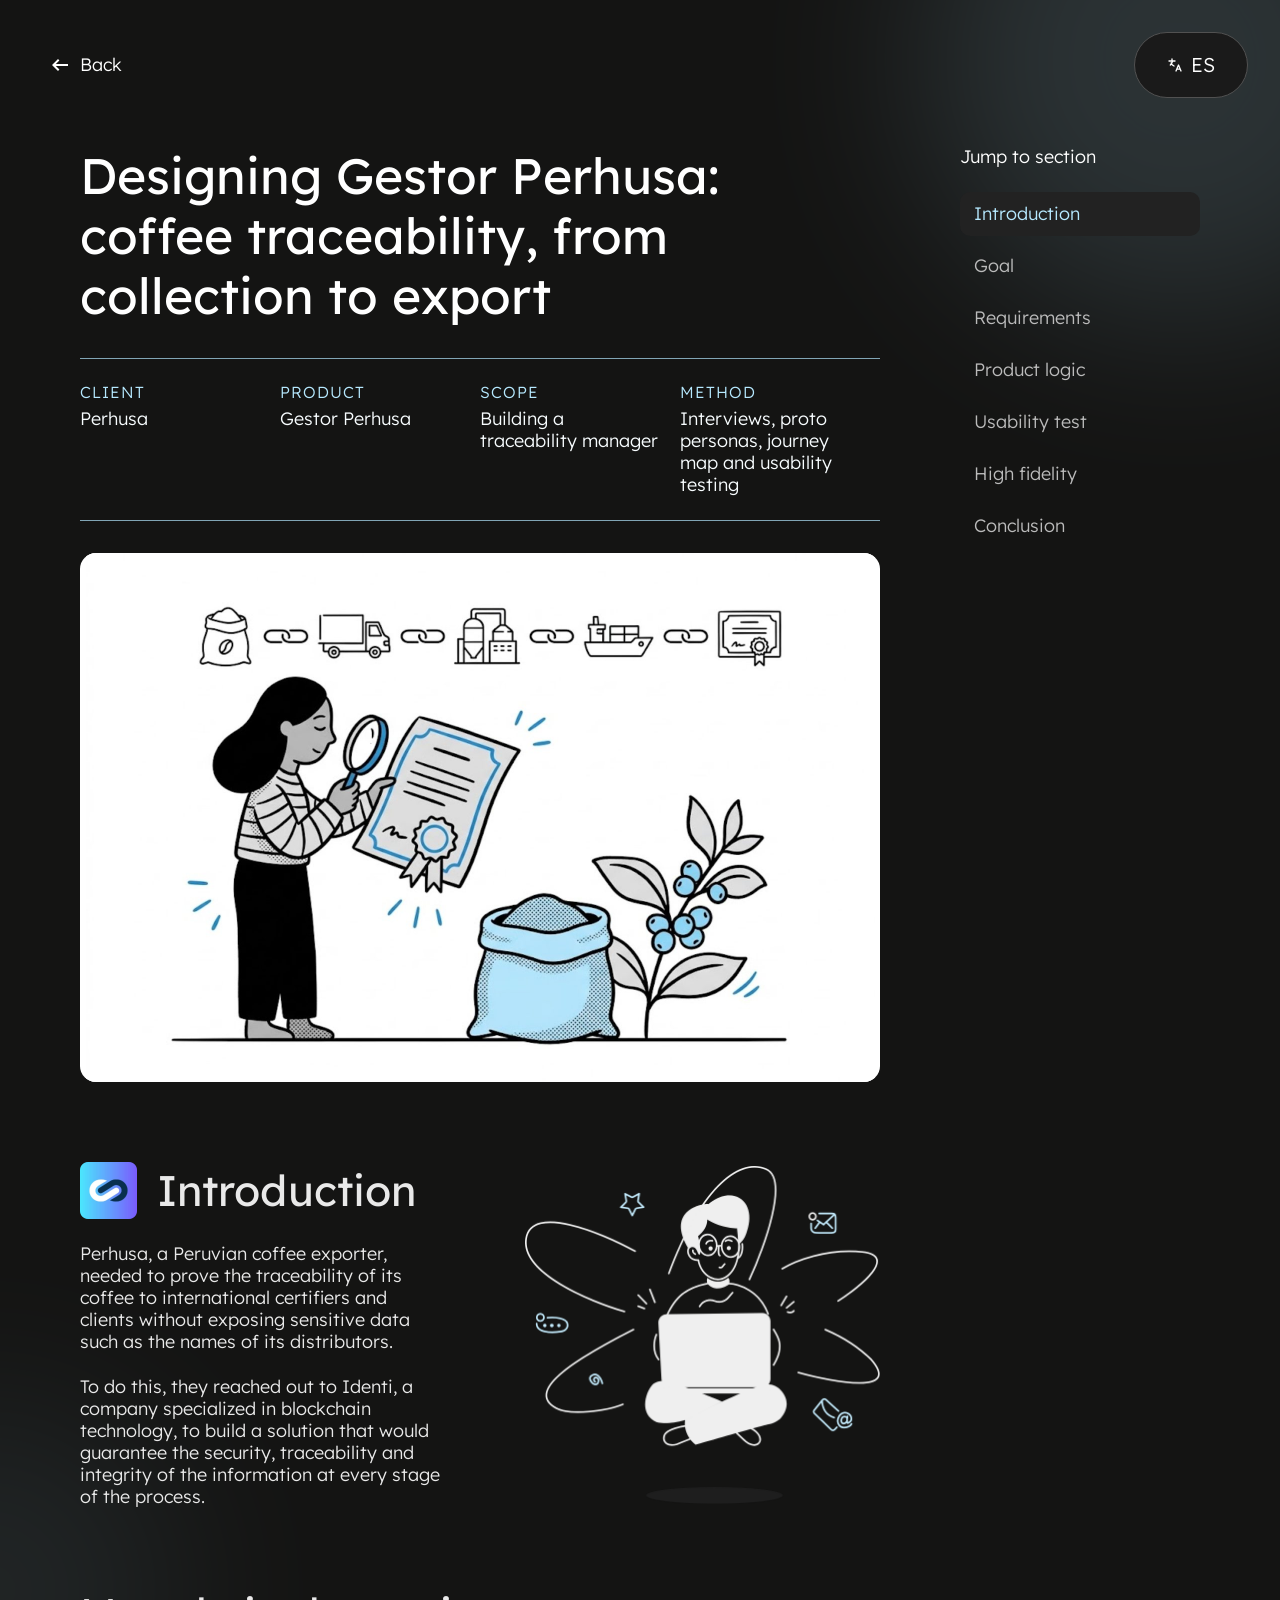
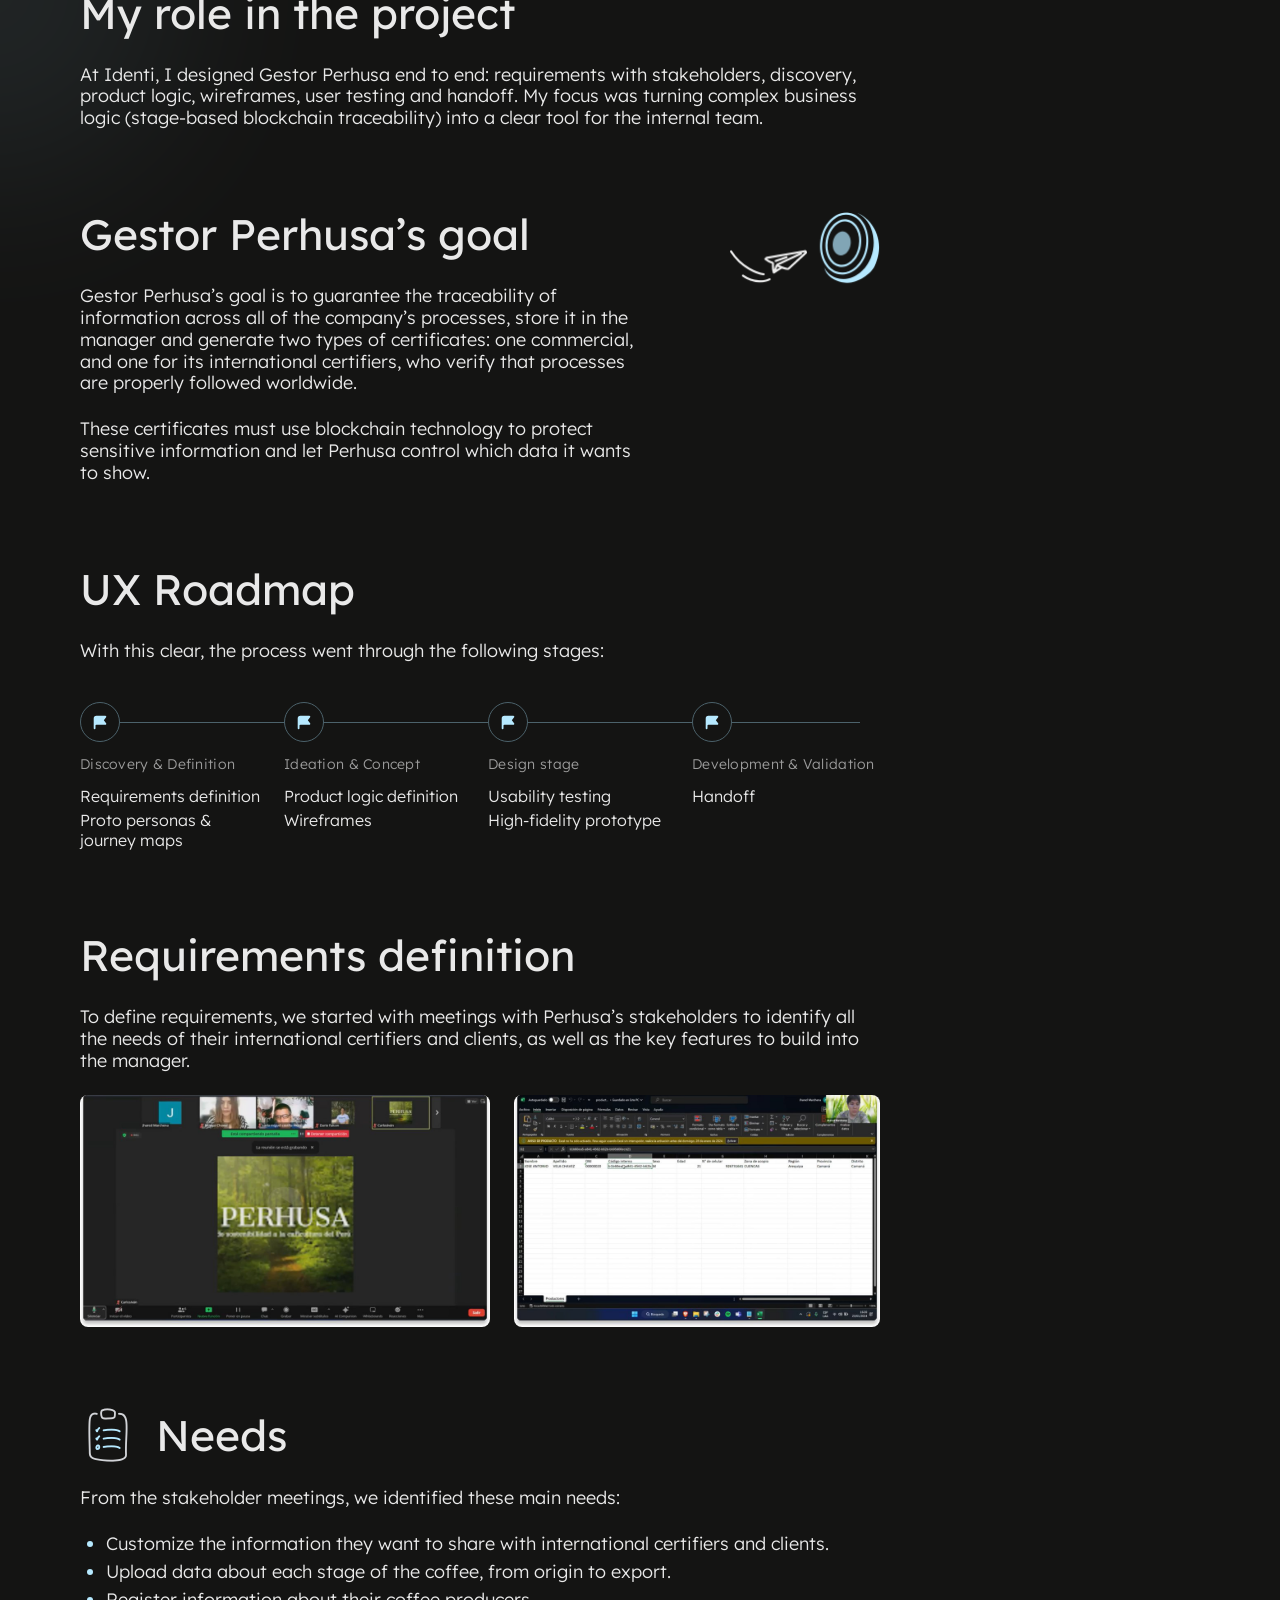
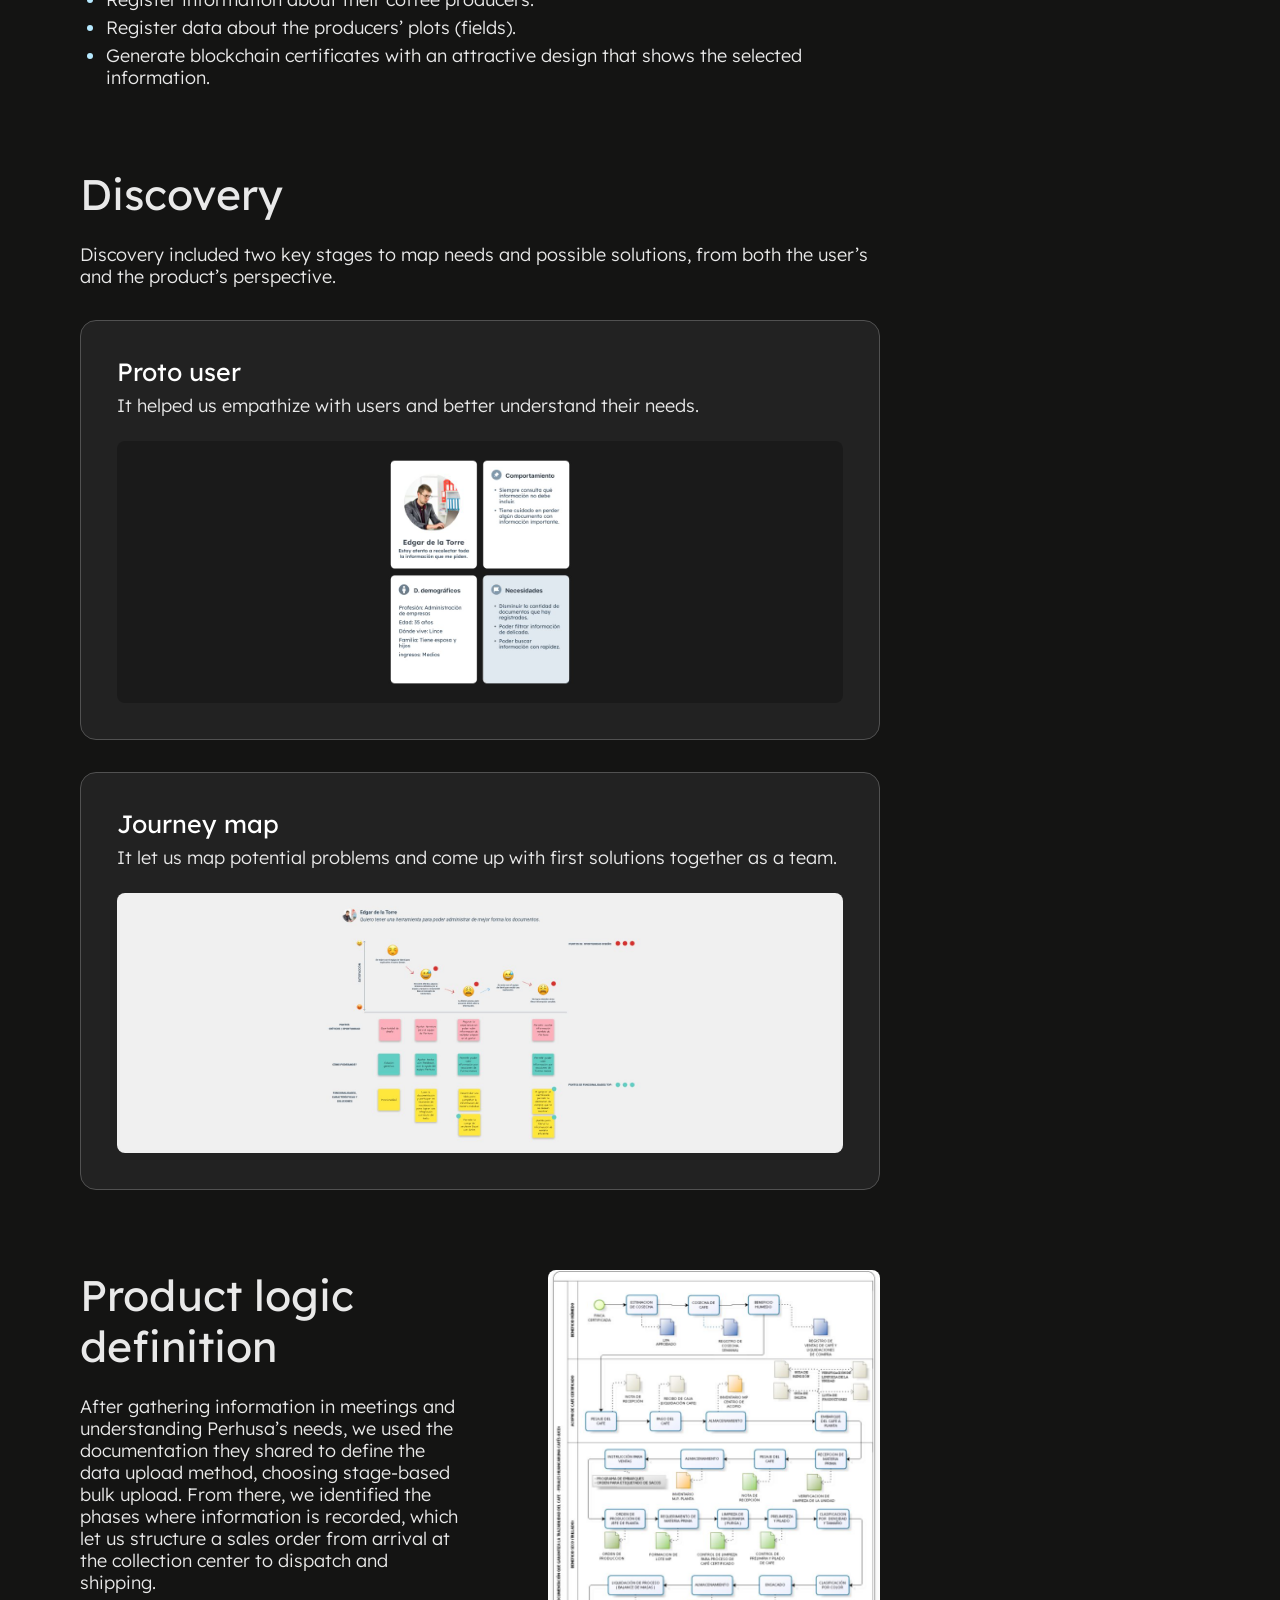
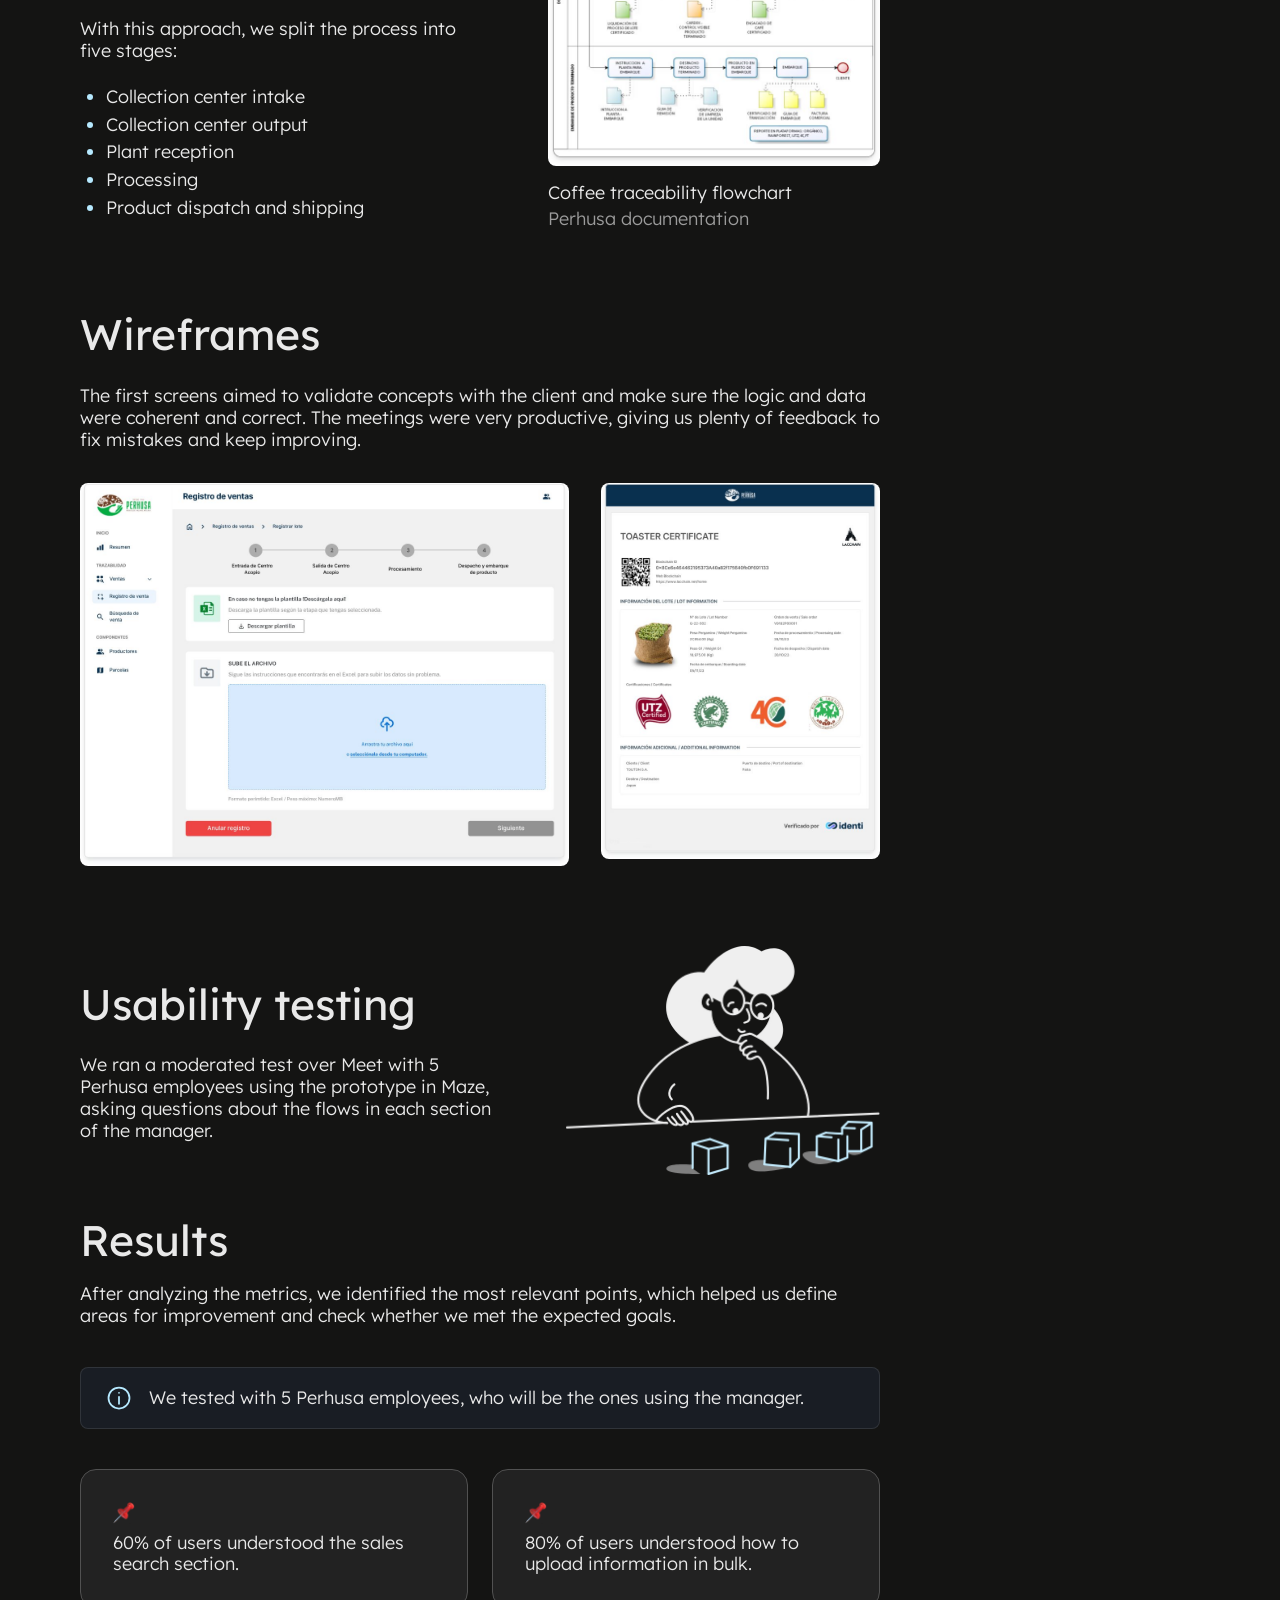
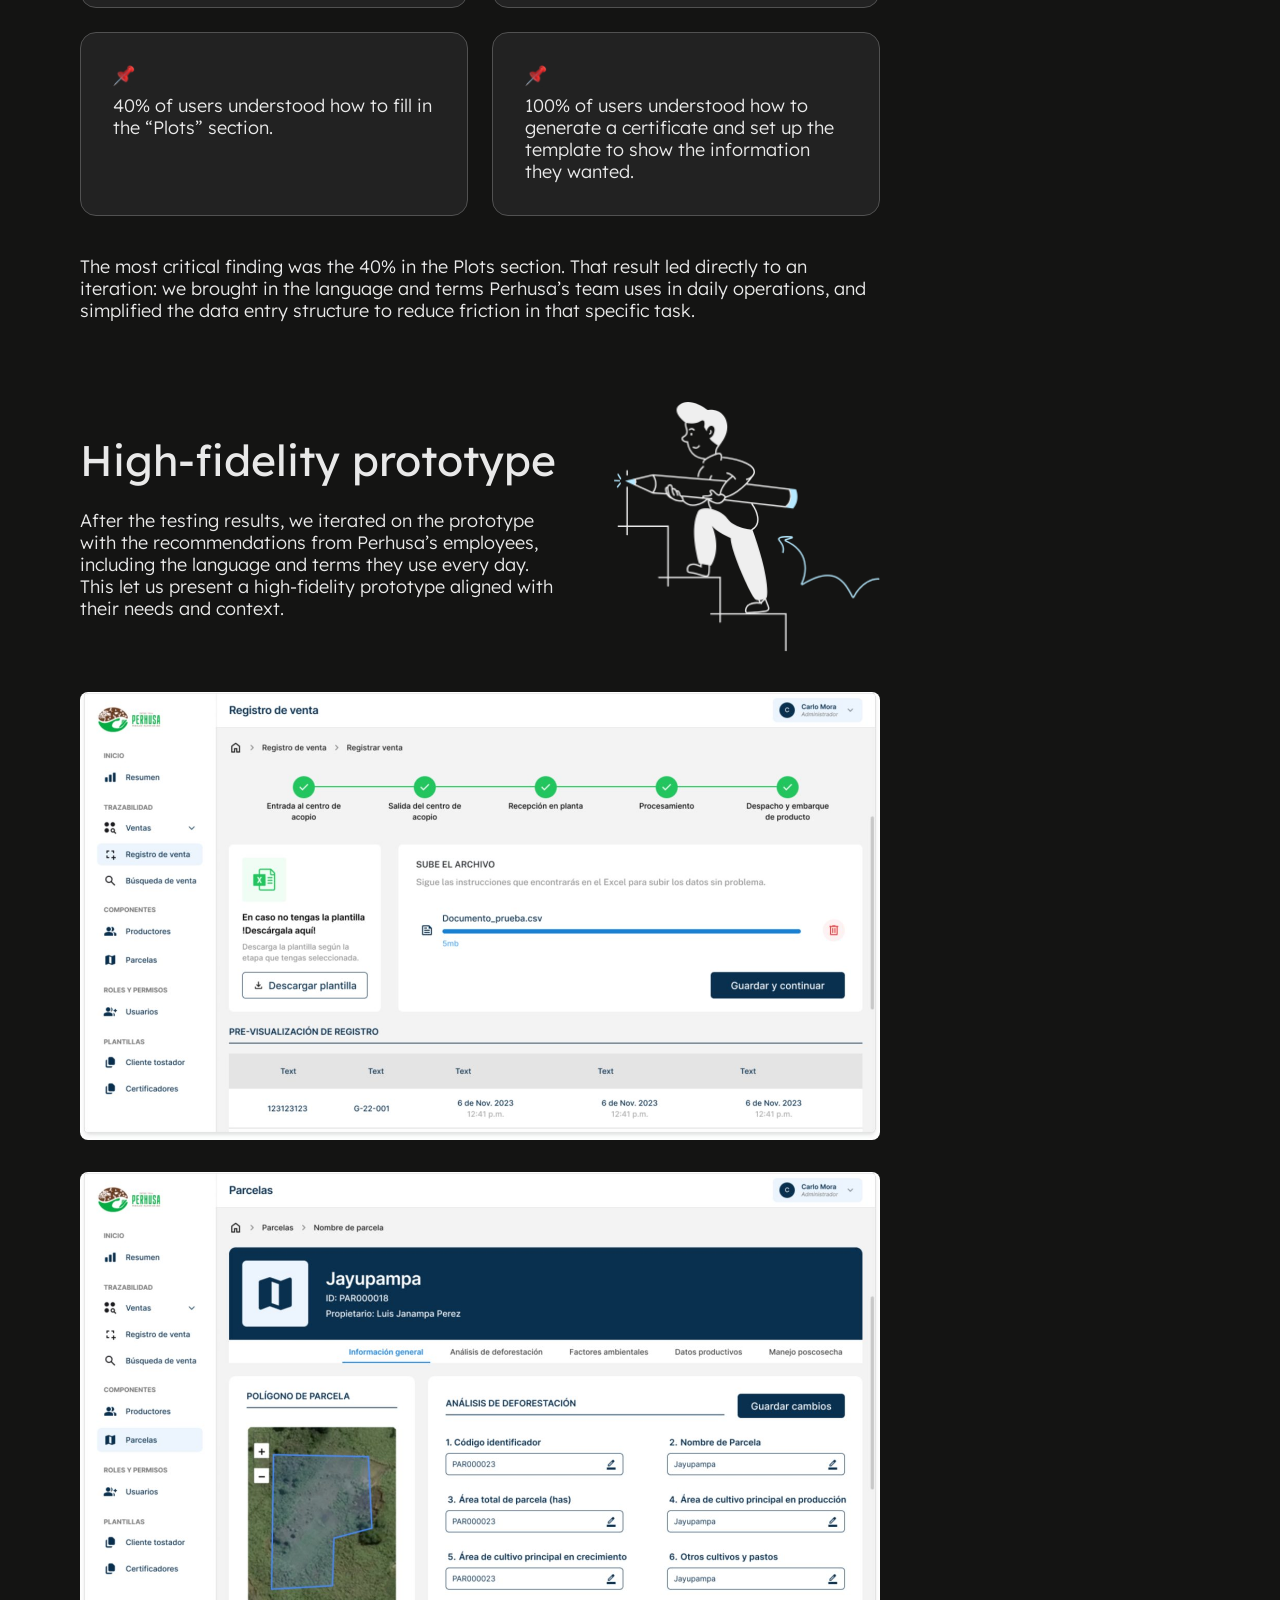
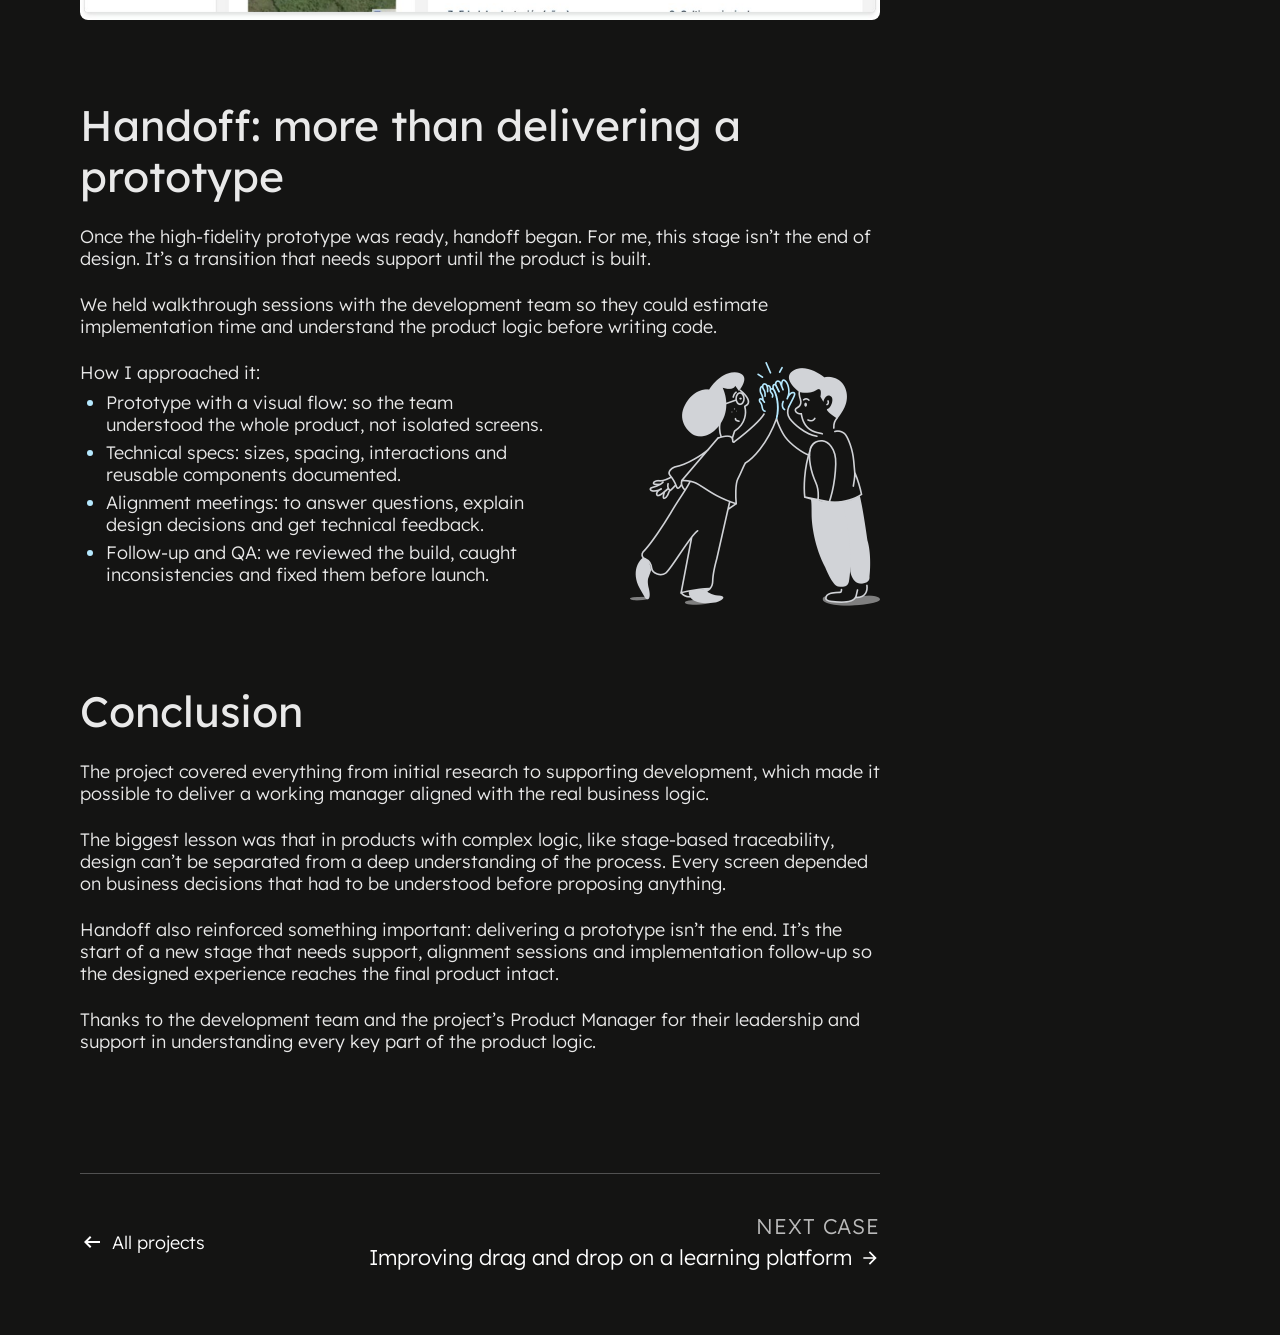
<file: perhusa.html>
<!doctype html>
<html lang="es" data-title-es="Diseño del Gestor Perhusa · Jhared Marchena" data-title-en="Designing Gestor Perhusa · Jhared Marchena">
<head>
<meta charset="utf-8">
<meta name="viewport" content="width=device-width, initial-scale=1">
<title>Diseño del Gestor Perhusa · Jhared Marchena</title>
<meta name="description" content="Diseño del Gestor Perhusa. Caso de estudio de Jhared Marchena, Product Designer.">
<meta name="theme-color" content="#141413">
<link rel="preconnect" href="https://fonts.googleapis.com">
<link rel="preconnect" href="https://fonts.gstatic.com" crossorigin>
<link href="https://fonts.googleapis.com/css2?family=JetBrains+Mono:wght@500&family=Lexend+Deca:wght@300;400;500&display=swap" rel="stylesheet">
<link rel="stylesheet" href="../assets/css/styles.css">
<link rel="stylesheet" href="../assets/css/case.css">
</head>
<body>
<div class="case-page">
  <div class="case-orb o1" aria-hidden="true"></div>
  <div class="case-orb o2" aria-hidden="true"></div>
  <header class="case-top">
    <a class="back" href="../index.html#proyectos"><svg width="24" height="24" viewBox="0 0 24 24" fill="currentColor" aria-hidden="true"><path d="M10 18 4 12l6-6 1.4 1.45L7.85 11H20v2H7.85l3.55 3.55L10 18Z"/></svg><span data-l="es">Volver</span><span data-l="en">Back</span></a>
    <button class="lang-pill" id="lang-toggle" type="button" aria-label="Cambiar idioma / Change language"><svg width="16" height="16" viewBox="0 0 16 16" fill="none" stroke="#fff" stroke-width="1.33" stroke-linecap="round" stroke-linejoin="round" aria-hidden="true"><path d="M2 4h6M5 2v2M3.3 8c.9-.9 1.9-2.4 2.3-4M4 6c.5 1.2 1.6 2.3 3 3M9 14l2.5-6L14 14M9.8 12.2h3.4"/></svg><span id="lang-label">EN</span></button>
  </header>
  <nav class="toc-mobile" aria-label="Secciones"><a href="#introduccion"><span data-l="es">Introducción</span><span data-l="en">Introduction</span></a><a href="#objetivo"><span data-l="es">Objetivo</span><span data-l="en">Goal</span></a><a href="#requerimientos"><span data-l="es">Requerimientos</span><span data-l="en">Requirements</span></a><a href="#logica"><span data-l="es">Definición de lógica</span><span data-l="en">Product logic</span></a><a href="#test"><span data-l="es">Test de usabilidad</span><span data-l="en">Usability test</span></a><a href="#alta-fidelidad"><span data-l="es">Alta fidelidad</span><span data-l="en">High fidelity</span></a><a href="#conclusion"><span data-l="es">Conclusión</span><span data-l="en">Conclusion</span></a></nav>
  <div class="case-layout">
    <main class="case-content">
<section id="inicio" class="stack-32">
<h1 class="c-h1"><span data-l="es">Diseño del Gestor Perhusa: trazabilidad del café, del acopio a la exportación</span><span data-l="en">Designing Gestor Perhusa: coffee traceability, from collection to export</span></h1>
<dl class="c-meta"><div><dt><span data-l="es">CLIENTE</span><span data-l="en">CLIENT</span></dt><dd><span data-l="es">Perhusa</span><span data-l="en">Perhusa</span></dd></div><div><dt><span data-l="es">PRODUCTO</span><span data-l="en">PRODUCT</span></dt><dd><span data-l="es">Gestor Perhusa</span><span data-l="en">Gestor Perhusa</span></dd></div><div><dt><span data-l="es">ALCANCE</span><span data-l="en">SCOPE</span></dt><dd><span data-l="es">Creación de gestor de trazabilidad</span><span data-l="en">Building a traceability manager</span></dd></div><div><dt><span data-l="es">MÉTODO</span><span data-l="en">METHOD</span></dt><dd><span data-l="es">Entrevistas, proto personas, journey map y test de usabilidad</span><span data-l="en">Interviews, proto personas, journey map and usability testing</span></dd></div></dl>
<div class="c-cover"><img class="" src="../assets/img/casos/p-hero.jpg" alt="Ilustración del caso Perhusa" width="789" height="529"></div>
</section>
<section id="introduccion" class="stack">
<div class="split">
  <div class="stack">
    <h2 class="c-h2"><img src="../assets/img/casos/p-identi.png" alt="Logo de Identi" width="57" height="57"><span data-l="es">Introducción</span><span data-l="en">Introduction</span></h2>
    <p class="c-p"><span data-l="es">Perhusa, exportadora de café peruano, necesitaba demostrar la trazabilidad de su café a certificadores y clientes internacionales, sin exponer datos sensibles como el nombre de sus distribuidores.</span><span data-l="en">Perhusa, a Peruvian coffee exporter, needed to prove the traceability of its coffee to international certifiers and clients without exposing sensitive data such as the names of its distributors.</span></p>
    <p class="c-p"><span data-l="es">Para lograrlo, se contactaron con Identi, empresa especializada en tecnología blockchain, con el objetivo de desarrollar una solución que garantizara la seguridad, trazabilidad e integridad de la información en cada etapa del proceso.</span><span data-l="en">To do this, they reached out to Identi, a company specialized in blockchain technology, to build a solution that would guarantee the security, traceability and integrity of the information at every stage of the process.</span></p>
  </div>
  <img class="" src="../assets/img/casos/p-ilustra-intro.png" alt="" width="355" height="338" loading="lazy">
</div>
</section>
<section class="stack">
<h2 class="c-h2"><span data-l="es">Mi rol en el proyecto</span><span data-l="en">My role in the project</span></h2>
<p class="c-p"><span data-l="es">Desde Identi, diseñé el Gestor Perhusa de punta a punta: requerimientos con stakeholders, discovery, lógica de producto, wireframes, testing con usuarios y handoff. Mi foco fue traducir una lógica de negocio compleja (trazabilidad blockchain por etapas) en una herramienta clara para el equipo interno.</span><span data-l="en">At Identi, I designed Gestor Perhusa end to end: requirements with stakeholders, discovery, product logic, wireframes, user testing and handoff. My focus was turning complex business logic (stage-based blockchain traceability) into a clear tool for the internal team.</span></p>
</section>
<section id="objetivo" class="stack">
<div class="split split-top">
  <div class="stack">
    <h2 class="c-h2"><span data-l="es">Objetivo de Gestor Perhusa</span><span data-l="en">Gestor Perhusa’s goal</span></h2>
    <p class="c-p"><span data-l="es">El objetivo del Gestor Perhusa es garantizar la trazabilidad de la información en todos los procesos que maneja la empresa, almacenarla en el gestor y generar dos tipos de certificados, uno comercial y otro para sus certificadores internacionales, encargados de verificar el cumplimiento adecuado de los procesos a nivel global.</span><span data-l="en">Gestor Perhusa’s goal is to guarantee the traceability of information across all of the company’s processes, store it in the manager and generate two types of certificates: one commercial, and one for its international certifiers, who verify that processes are properly followed worldwide.</span></p>
    <p class="c-p"><span data-l="es">Estos certificados deben contar con tecnología blockchain para proteger la información sensible y además permitir que Perhusa controle qué datos desea mostrar.</span><span data-l="en">These certificates must use blockchain technology to protect sensitive information and let Perhusa control which data it wants to show.</span></p>
  </div>
  <img class="" src="../assets/img/casos/p-ilustra-objetivo.png" alt="" width="150" height="80" loading="lazy">
</div>
</section>
<section class="stack-40">
<div class="stack">
  <h2 class="c-h2"><span data-l="es">UX Roadmap</span><span data-l="en">UX Roadmap</span></h2>
  <p class="c-p"><span data-l="es">Con esto claro, el proceso involucró las siguientes etapas:</span><span data-l="en">With this clear, the process went through the following stages:</span></p>
</div>
<div class="roadmap"><div class="step"><span class="flag"><svg width="18" height="18" viewBox="0 0 20 20" fill="currentColor" aria-hidden="true"><path fill-rule="evenodd" d="M3 6a3 3 0 0 1 3-3h10a1 1 0 0 1 .8 1.6L14.25 8l2.55 3.4A1 1 0 0 1 16 13H6a1 1 0 0 0-1 1v3a1 1 0 1 1-2 0V6Z" clip-rule="evenodd"/></svg></span><p class="phase"><span data-l="es">Descubrimiento y Definición</span><span data-l="en">Discovery &amp; Definition</span></p><ul><li><span data-l="es">Definición de requerimientos</span><span data-l="en">Requirements definition</span></li><li><span data-l="es">Proto personas &amp; journey maps</span><span data-l="en">Proto personas &amp; journey maps</span></li></ul></div><div class="step"><span class="flag"><svg width="18" height="18" viewBox="0 0 20 20" fill="currentColor" aria-hidden="true"><path fill-rule="evenodd" d="M3 6a3 3 0 0 1 3-3h10a1 1 0 0 1 .8 1.6L14.25 8l2.55 3.4A1 1 0 0 1 16 13H6a1 1 0 0 0-1 1v3a1 1 0 1 1-2 0V6Z" clip-rule="evenodd"/></svg></span><p class="phase"><span data-l="es">Ideación &amp; Conceptualización</span><span data-l="en">Ideation &amp; Concept</span></p><ul><li><span data-l="es">Definición de lógica de producto</span><span data-l="en">Product logic definition</span></li><li><span data-l="es">Wireframes</span><span data-l="en">Wireframes</span></li></ul></div><div class="step"><span class="flag"><svg width="18" height="18" viewBox="0 0 20 20" fill="currentColor" aria-hidden="true"><path fill-rule="evenodd" d="M3 6a3 3 0 0 1 3-3h10a1 1 0 0 1 .8 1.6L14.25 8l2.55 3.4A1 1 0 0 1 16 13H6a1 1 0 0 0-1 1v3a1 1 0 1 1-2 0V6Z" clip-rule="evenodd"/></svg></span><p class="phase"><span data-l="es">Etapa de Diseño</span><span data-l="en">Design stage</span></p><ul><li><span data-l="es">Testing de usabilidad</span><span data-l="en">Usability testing</span></li><li><span data-l="es">Prototipo de alta fidelidad</span><span data-l="en">High-fidelity prototype</span></li></ul></div><div class="step"><span class="flag"><svg width="18" height="18" viewBox="0 0 20 20" fill="currentColor" aria-hidden="true"><path fill-rule="evenodd" d="M3 6a3 3 0 0 1 3-3h10a1 1 0 0 1 .8 1.6L14.25 8l2.55 3.4A1 1 0 0 1 16 13H6a1 1 0 0 0-1 1v3a1 1 0 1 1-2 0V6Z" clip-rule="evenodd"/></svg></span><p class="phase"><span data-l="es">Desarrollo &amp; Validación</span><span data-l="en">Development &amp; Validation</span></p><ul><li><span data-l="es">Handoff</span><span data-l="en">Handoff</span></li></ul></div></div>
</section>
<section id="requerimientos" class="stack">
<h2 class="c-h2"><span data-l="es">Definición de requerimientos</span><span data-l="en">Requirements definition</span></h2>
<p class="c-p"><span data-l="es">Para definir requerimientos partimos con reuniones con stakeholders de Perhusa para identificar todas las necesidades de sus certificadores internacionales y clientes, además de las funcionalidades clave a integrar en el gestor.</span><span data-l="en">To define requirements, we started with meetings with Perhusa’s stakeholders to identify all the needs of their international certifiers and clients, as well as the key features to build into the manager.</span></p>
<div class="grid-2" style="grid-template-columns:491fr 438fr">
  <img class="full-img r4" src="../assets/img/casos/p-req1.jpg" alt="Reunión de requerimientos con stakeholders" width="491" height="274" loading="lazy">
  <img class="full-img r4" src="../assets/img/casos/p-req2.jpg" alt="Reunión de requerimientos con stakeholders" width="438" height="274" loading="lazy">
</div>
</section>
<section class="stack">
<h2 class="c-h2"><img src="../assets/img/casos/p-clipboard.png" alt="" width="56" height="56"><span data-l="es">Necesidades</span><span data-l="en">Needs</span></h2>
<p class="c-p"><span data-l="es">A partir de las reuniones con stakeholders, identificamos las siguientes necesidades principales:</span><span data-l="en">From the stakeholder meetings, we identified these main needs:</span></p>
<ul class="c-list"><li><span data-l="es">Personalizar la información que desean compartir con certificadores internacionales y clientes.</span><span data-l="en">Customize the information they want to share with international certifiers and clients.</span></li><li><span data-l="es">Subir datos sobre las distintas etapas del café, desde su origen hasta la exportación.</span><span data-l="en">Upload data about each stage of the coffee, from origin to export.</span></li><li><span data-l="es">Registrar información de sus productores de café.</span><span data-l="en">Register information about their coffee producers.</span></li><li><span data-l="es">Registrar datos sobre las parcelas (campos) de los productores.</span><span data-l="en">Register data about the producers’ plots (fields).</span></li><li><span data-l="es">Generar certificados con tecnología blockchain, con un diseño atractivo y que muestre la información seleccionada.</span><span data-l="en">Generate blockchain certificates with an attractive design that shows the selected information.</span></li></ul>
</section>
<section id="discovery" class="stack-32">
<div class="stack">
  <h2 class="c-h2"><span data-l="es">Discovery</span><span data-l="en">Discovery</span></h2>
  <p class="c-p"><span data-l="es">El proceso de descubrimiento incluyó dos etapas fundamentales para mapear necesidades y posibles soluciones, tanto desde la perspectiva del usuario como del producto.</span><span data-l="en">Discovery included two key stages to map needs and possible solutions, from both the user’s and the product’s perspective.</span></p>
</div>
<div class="stack-32">
  <div class="box pad36">
    <div class="stack-8"><h3 class="c-h4"><span data-l="es">Proto usuario</span><span data-l="en">Proto user</span></h3><p class="c-p"><span data-l="es">Nos permitió empatizar con los usuarios y entender mejor sus necesidades.</span><span data-l="en">It helped us empathize with users and better understand their needs.</span></p></div>
    <img class="full-img r4" src="../assets/img/casos/p-persona.jpg" alt="Proto persona: Edgar de la Torre" width="888" height="320" loading="lazy">
  </div>
  <div class="box pad36">
    <div class="stack-8"><h3 class="c-h4"><span data-l="es">Journey map</span><span data-l="en">Journey map</span></h3><p class="c-p"><span data-l="es">Permitió mapear posibles problemas y generar soluciones iniciales en conjunto como equipo.</span><span data-l="en">It let us map potential problems and come up with first solutions together as a team.</span></p></div>
    <img class="full-img r8" src="../assets/img/casos/p-journey.jpg" alt="Journey map del gestor" width="888" height="318" loading="lazy">
  </div>
</div>
</section>
<section id="logica" class="stack">
<div class="split split-top">
  <div class="stack">
    <h2 class="c-h2"><span data-l="es">Definición de lógica de producto</span><span data-l="en">Product logic definition</span></h2>
    <p class="c-p"><span data-l="es">Tras recopilar información en reuniones y comprender las necesidades de Perhusa, utilizamos la documentación proporcionada para definir el método de carga de datos, optando por una carga masiva por etapas. A partir de esto, identificamos las distintas fases en las que se registra información, permitiendo estructurar el proceso de una orden de venta, desde la entrada al centro de acopio hasta el despacho y embarque.</span><span data-l="en">After gathering information in meetings and understanding Perhusa’s needs, we used the documentation they shared to define the data upload method, choosing stage-based bulk upload. From there, we identified the phases where information is recorded, which let us structure a sales order from arrival at the collection center to dispatch and shipping.</span></p>
    <p class="c-p"><span data-l="es">Gracias a este enfoque, logramos dividir el proceso en cinco etapas:</span><span data-l="en">With this approach, we split the process into five stages:</span></p>
    <ul class="c-list"><li><span data-l="es">Entrada de centro de acopio</span><span data-l="en">Collection center intake</span></li><li><span data-l="es">Salida de centro de acopio</span><span data-l="en">Collection center output</span></li><li><span data-l="es">Recepción en planta</span><span data-l="en">Plant reception</span></li><li><span data-l="es">Procesamiento</span><span data-l="en">Processing</span></li><li><span data-l="es">Despacho y embarque de producto</span><span data-l="en">Product dispatch and shipping</span></li></ul>
  </div>
  <figure class="stack-16" style="flex:0 0 332px;max-width:100%">
    <img class="full-img r8" src="../assets/img/casos/p-flujo.jpg" alt="Flujograma de trazabilidad del café" width="332" height="501" loading="lazy">
    <figcaption class="caption"><p class="c-p"><span data-l="es">Flujograma de trazabilidad del café</span><span data-l="en">Coffee traceability flowchart</span></p><p class="c-p c-muted"><span data-l="es">Documentación de Perhusa</span><span data-l="en">Perhusa documentation</span></p></figcaption>
  </figure>
</div>
</section>
<section id="wireframes" class="stack-32">
<div class="stack">
  <h2 class="c-h2"><span data-l="es">Wireframes</span><span data-l="en">Wireframes</span></h2>
  <p class="c-p"><span data-l="es">Las primeras pantallas tenían como objetivo validar conceptos con los clientes y asegurar que la lógica y los datos incorporados fueran coherentes y correctos. Las reuniones fueron muy fructíferas durante este proceso, ya que nos dieron un amplio feedback que nos permitió corregir errores y mejorar continuamente.</span><span data-l="en">The first screens aimed to validate concepts with the client and make sure the logic and data were coherent and correct. The meetings were very productive, giving us plenty of feedback to fix mistakes and keep improving.</span></p>
</div>
<div class="grid-2 g32" style="grid-template-columns:587fr 334fr;align-items:start">
  <img class="full-img r4" src="../assets/img/casos/p-wire1.jpg" alt="Wireframe: registro de lotes" width="587" height="456" loading="lazy">
  <img class="full-img r4" src="../assets/img/casos/p-wire2.jpg" alt="Wireframe: certificado" width="334" height="456" loading="lazy">
</div>
</section>
<section id="test" class="stack-40">
<div class="split split-56">
  <div class="stack">
    <h2 class="c-h2"><span data-l="es">Testing de usabilidad</span><span data-l="en">Usability testing</span></h2>
    <p class="c-p"><span data-l="es">Hicimos un test moderado por Meet con 5 trabajadores de Perhusa, usando el prototipo en Maze. Durante este proceso, se formularon preguntas sobre los flujos en cada sección del gestor.</span><span data-l="en">We ran a moderated test over Meet with 5 Perhusa employees using the prototype in Maze, asking questions about the flows in each section of the manager.</span></p>
  </div>
  <img class="" src="../assets/img/casos/p-ilustra-test.png" alt="" width="314" height="231" loading="lazy">
</div>
<div class="stack-16">
  <h2 class="c-h2"><span data-l="es">Resultados</span><span data-l="en">Results</span></h2>
  <p class="c-p"><span data-l="es">Tras analizar las métricas, identificamos los puntos más relevantes, lo que nos permitió determinar áreas de mejora y verificar si cumplimos con los objetivos esperados.</span><span data-l="en">After analyzing the metrics, we identified the most relevant points, which helped us define areas for improvement and check whether we met the expected goals.</span></p>
</div>
<div class="callout"><svg width="28" height="28" viewBox="0 0 24 24" fill="none" stroke="#b6e9ff" stroke-width="1.5" stroke-linecap="round" aria-hidden="true"><circle cx="12" cy="12" r="9"/><path d="M12 11v6M12 7.5v.01"/></svg><p class="c-p"><span data-l="es">Testeamos a 5 trabajadores de Perhusa, quienes serán los encargados de utilizar el gestor.</span><span data-l="en">We tested with 5 Perhusa employees, who will be the ones using the manager.</span></p></div>
<div class="grid-2"><div class="box g8 pad32"><img src="../assets/img/casos/p-pin.png" alt="" width="22" height="22"><p class="c-p"><span data-l="es">60% de los usuarios entendieron la sección de búsqueda de ventas.</span><span data-l="en">60% of users understood the sales search section.</span></p></div><div class="box g8 pad32"><img src="../assets/img/casos/p-pin.png" alt="" width="22" height="22"><p class="c-p"><span data-l="es">80% de los usuarios entendieron cómo subir información de forma masiva.</span><span data-l="en">80% of users understood how to upload information in bulk.</span></p></div><div class="box g8 pad32"><img src="../assets/img/casos/p-pin.png" alt="" width="22" height="22"><p class="c-p"><span data-l="es">40% de los usuarios comprendieron cómo completar la información en la sección “Parcelas”.</span><span data-l="en">40% of users understood how to fill in the “Plots” section.</span></p></div><div class="box g8 pad32"><img src="../assets/img/casos/p-pin.png" alt="" width="22" height="22"><p class="c-p"><span data-l="es">100% de los usuarios comprendieron cómo generar un certificado y configurar la plantilla para mostrar la información deseada.</span><span data-l="en">100% of users understood how to generate a certificate and set up the template to show the information they wanted.</span></p></div></div>
<p class="c-p"><span data-l="es">El hallazgo más crítico fue el 40% en la sección Parcelas. Ese resultado derivó directamente en una iteración: incorporamos el lenguaje y términos que el equipo de Perhusa usa en su operación diaria, y simplificamos la estructura de entrada de datos para reducir la fricción en esa tarea específica.</span><span data-l="en">The most critical finding was the 40% in the Plots section. That result led directly to an iteration: we brought in the language and terms Perhusa’s team uses in daily operations, and simplified the data entry structure to reduce friction in that specific task.</span></p>
</section>
<section id="alta-fidelidad" class="stack-40">
<div class="split split-56">
  <div class="stack">
    <h2 class="c-h2"><span data-l="es">Prototipo de alta fidelidad</span><span data-l="en">High-fidelity prototype</span></h2>
    <p class="c-p"><span data-l="es">Tras los resultados del testing, iteramos el prototipo incorporando las recomendaciones de los trabajadores de Perhusa, incluyendo el lenguaje y términos que utilizan en su día a día. Esto nos permitió presentar un prototipo de alta fidelidad alineado con sus necesidades y contexto.</span><span data-l="en">After the testing results, we iterated on the prototype with the recommendations from Perhusa’s employees, including the language and terms they use every day. This let us present a high-fidelity prototype aligned with their needs and context.</span></p>
  </div>
  <img class="" src="../assets/img/casos/p-ilustra-proto.png" alt="" width="266" height="250" loading="lazy">
</div>
<div class="stack-32">
  <img class="full-img r8" src="../assets/img/casos/p-proto1.jpg" alt="Prototipo: registro de venta" width="764" height="424" loading="lazy">
  <img class="full-img r8" src="../assets/img/casos/p-proto2.jpg" alt="Prototipo: información general de parcelas cargadas" width="764" height="424" loading="lazy">
</div>
</section>
<section id="handoff" class="stack">
<h2 class="c-h2"><span data-l="es">Handoff: más que una entrega de prototipo</span><span data-l="en">Handoff: more than delivering a prototype</span></h2>
<p class="c-p"><span data-l="es">Cuando el prototipo de alta fidelidad estuvo listo, empezó el handoff. Para mí esta etapa no es el cierre del diseño, es una transición que hay que acompañar hasta que el producto esté implementado.</span><span data-l="en">Once the high-fidelity prototype was ready, handoff began. For me, this stage isn’t the end of design. It’s a transition that needs support until the product is built.</span></p>
<p class="c-p"><span data-l="es">Hicimos sesiones de socialización con el equipo de desarrollo para que pudieran estimar tiempos de implementación y entender la lógica del producto antes de escribir código.</span><span data-l="en">We held walkthrough sessions with the development team so they could estimate implementation time and understand the product logic before writing code.</span></p>
<div class="split split-top">
  <div class="stack-8">
    <p class="c-p"><span data-l="es">Cómo lo trabajé:</span><span data-l="en">How I approached it:</span></p>
    <ul class="c-list"><li><span data-l="es">Prototipo con flujo visual: para que el equipo entendiera el producto completo, no pantallas sueltas.</span><span data-l="en">Prototype with a visual flow: so the team understood the whole product, not isolated screens.</span></li><li><span data-l="es">Especificaciones técnicas: tamaños, espaciados, interacciones y componentes reutilizables documentados.</span><span data-l="en">Technical specs: sizes, spacing, interactions and reusable components documented.</span></li><li><span data-l="es">Reuniones de alineación: para resolver dudas, explicar decisiones de diseño y recibir feedback técnico.</span><span data-l="en">Alignment meetings: to answer questions, explain design decisions and get technical feedback.</span></li><li><span data-l="es">Seguimiento y QA: revisamos la implementación, detectamos inconsistencias y las ajustamos antes de salir.</span><span data-l="en">Follow-up and QA: we reviewed the build, caught inconsistencies and fixed them before launch.</span></li></ul>
  </div>
  <img class="" src="../assets/img/casos/p-ilustra-handoff.png" alt="" width="250" height="243" loading="lazy">
</div>
</section>
<section id="conclusion" class="stack">
<h2 class="c-h2"><span data-l="es">Conclusión</span><span data-l="en">Conclusion</span></h2>
<p class="c-p"><span data-l="es">El proyecto abarcó desde la investigación inicial hasta el acompañamiento en desarrollo, lo que permitió entregar un gestor funcional alineado con la lógica real del negocio.</span><span data-l="en">The project covered everything from initial research to supporting development, which made it possible to deliver a working manager aligned with the real business logic.</span></p>
<p class="c-p"><span data-l="es">El mayor aprendizaje fue que en productos con lógica compleja, como la trazabilidad por etapas, el diseño no puede separarse del entendimiento profundo del proceso. Cada pantalla dependía de decisiones de negocio que había que comprender antes de proponer.</span><span data-l="en">The biggest lesson was that in products with complex logic, like stage-based traceability, design can’t be separated from a deep understanding of the process. Every screen depended on business decisions that had to be understood before proposing anything.</span></p>
<p class="c-p"><span data-l="es">El proceso de handoff también reforzó algo importante: entregar un prototipo no es el final. Es el inicio de una nueva etapa que requiere acompañamiento, sesiones de alineación y seguimiento en implementación para que la experiencia diseñada llegue intacta al producto final.</span><span data-l="en">Handoff also reinforced something important: delivering a prototype isn’t the end. It’s the start of a new stage that needs support, alignment sessions and implementation follow-up so the designed experience reaches the final product intact.</span></p>
<p class="c-p"><span data-l="es">Agradezco al equipo de desarrollo y a la Product Manager del proyecto por su liderazgo y apoyo en la comprensión de cada aspecto clave de la lógica del producto.</span><span data-l="en">Thanks to the development team and the project’s Product Manager for their leadership and support in understanding every key part of the product logic.</span></p>
</section>

      <footer class="next-case">
        <a href="../index.html#proyectos"><svg width="24" height="24" viewBox="0 0 24 24" fill="currentColor" aria-hidden="true"><path d="M10 18 4 12l6-6 1.4 1.45L7.85 11H20v2H7.85l3.55 3.55L10 18Z"/></svg><span data-l="es">Todos los proyectos</span><span data-l="en">All projects</span></a>
        <a class="nx" href="plataforma-educativa.html"><small><span data-l="es">SIGUIENTE CASO</span><span data-l="en">NEXT CASE</span></small><span><span data-l="es">Mejora del drag and drop en una plataforma educativa</span><span data-l="en">Improving drag and drop on a learning platform</span> <svg width="20" height="20" viewBox="0 0 20 20" fill="currentColor" aria-hidden="true"><path d="M13.4793 10.8333H3.3335V9.16666H13.4793L8.81266 4.49999L10.0002 3.33333L16.6668 9.99999L10.0002 16.6667L8.81266 15.5L13.4793 10.8333Z"/></svg></span></a>
      </footer>
    </main>
    <aside class="toc" aria-label="Saltar a la sección">
      <p class="toc-label"><span data-l="es">Saltar a la sección</span><span data-l="en">Jump to section</span></p>
      <ol><li><a href="#introduccion"><span data-l="es">Introducción</span><span data-l="en">Introduction</span></a></li><li><a href="#objetivo"><span data-l="es">Objetivo</span><span data-l="en">Goal</span></a></li><li><a href="#requerimientos"><span data-l="es">Requerimientos</span><span data-l="en">Requirements</span></a></li><li><a href="#logica"><span data-l="es">Definición de lógica</span><span data-l="en">Product logic</span></a></li><li><a href="#test"><span data-l="es">Test de usabilidad</span><span data-l="en">Usability test</span></a></li><li><a href="#alta-fidelidad"><span data-l="es">Alta fidelidad</span><span data-l="en">High fidelity</span></a></li><li><a href="#conclusion"><span data-l="es">Conclusión</span><span data-l="en">Conclusion</span></a></li></ol>
    </aside>
  </div>
</div>
<script src="../assets/js/case.js"></script>
</body>
</html>
</file>
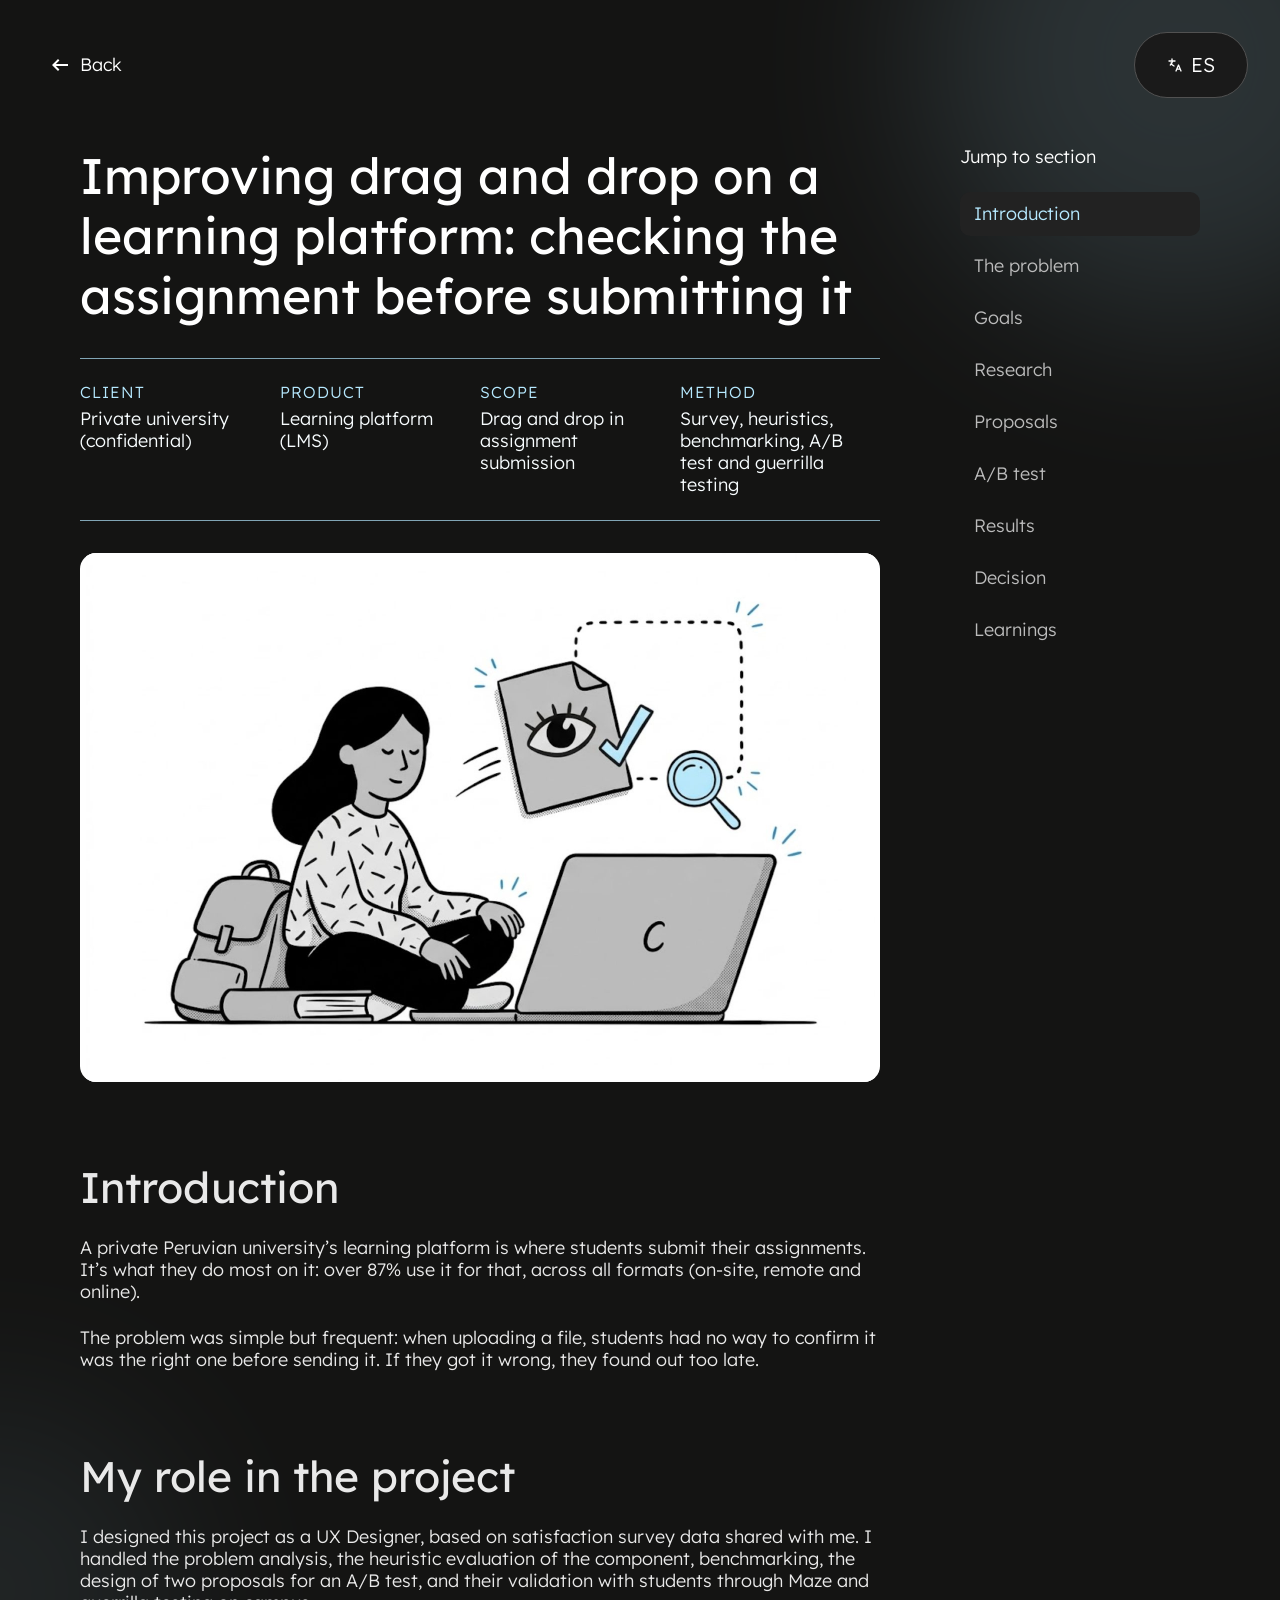
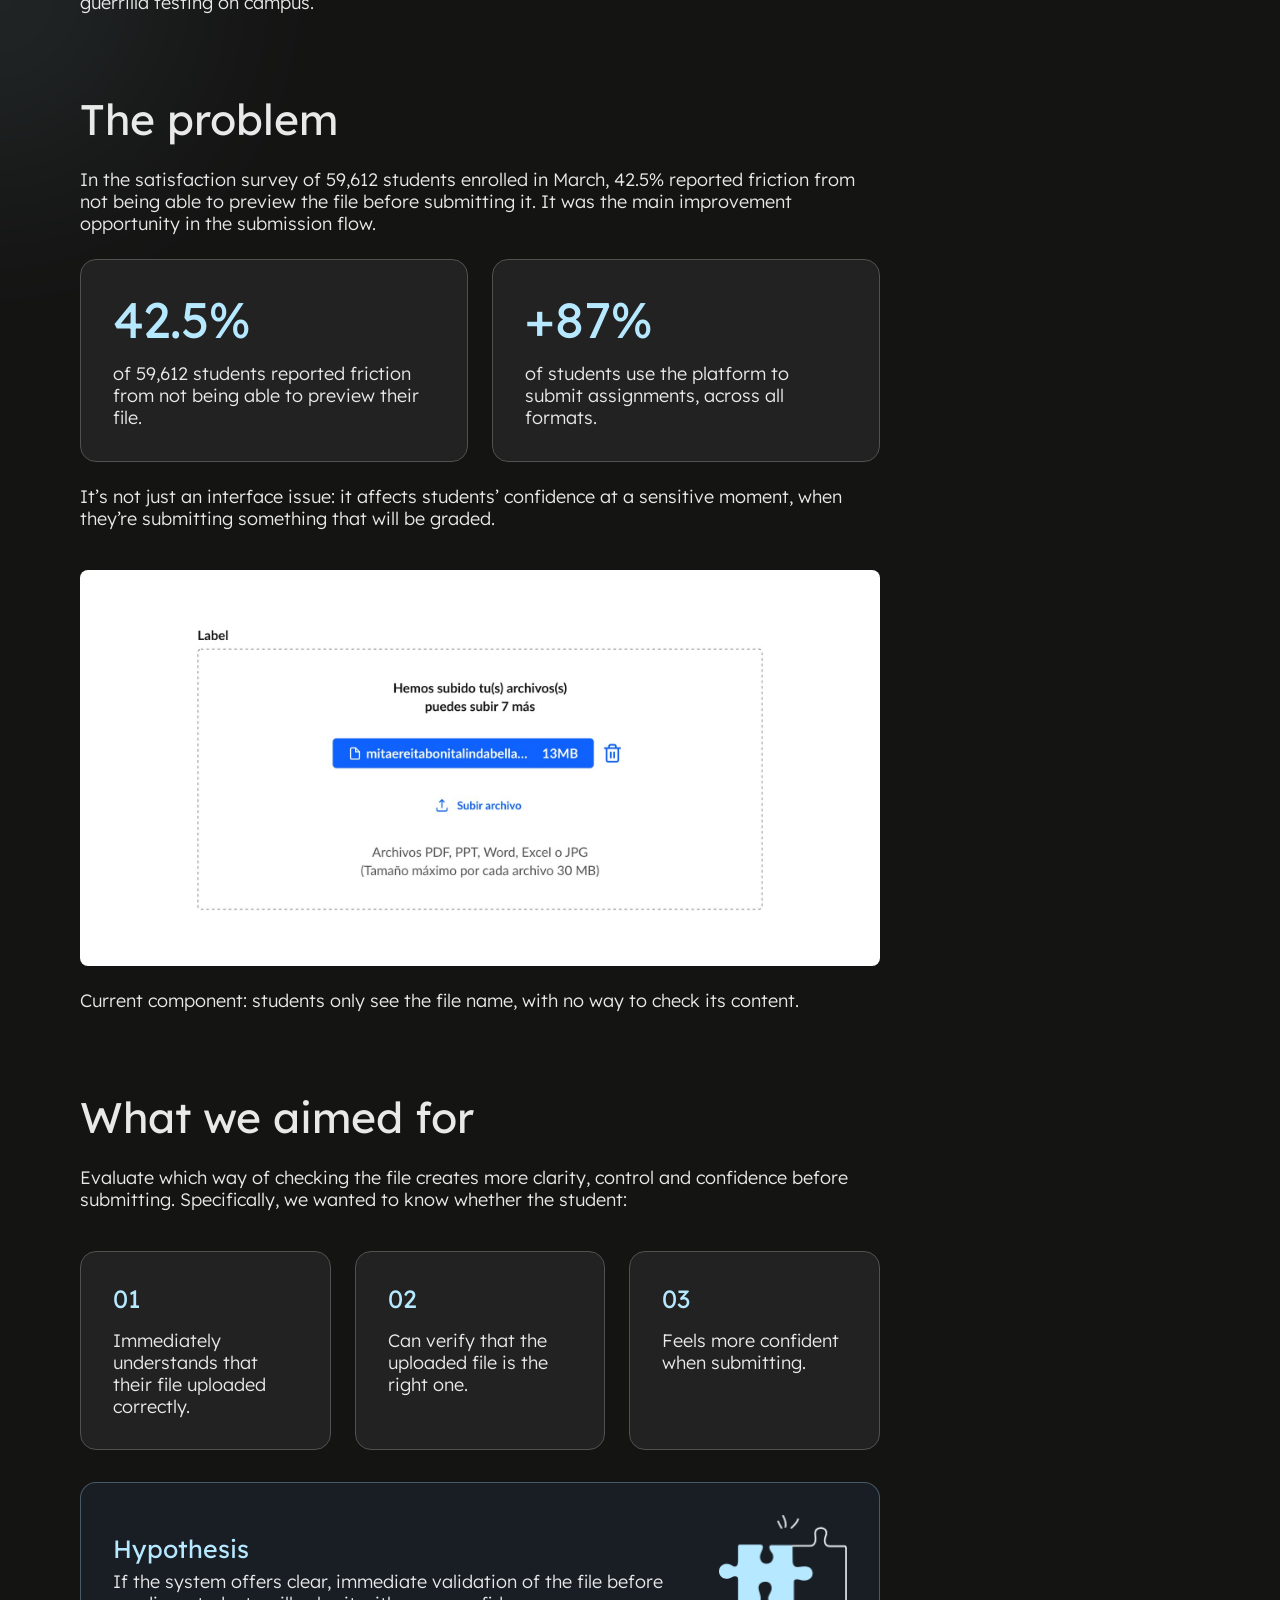
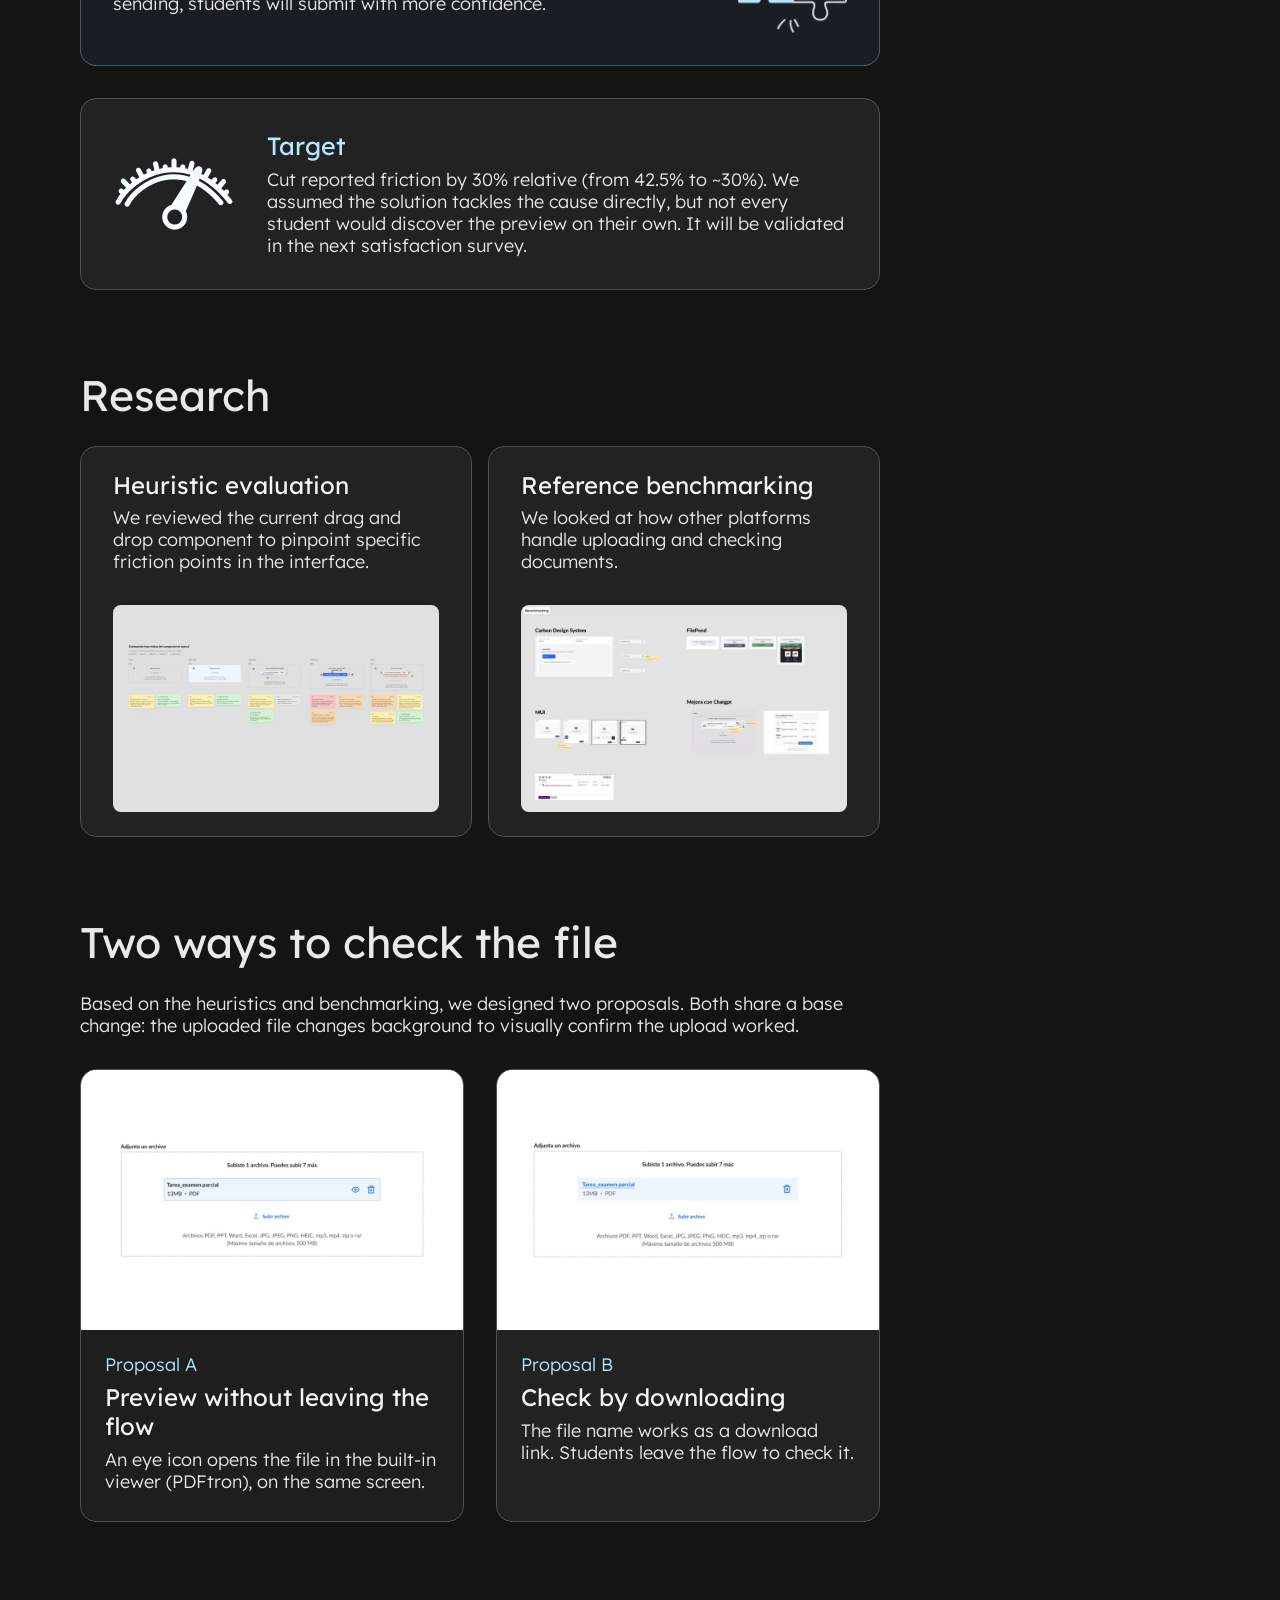
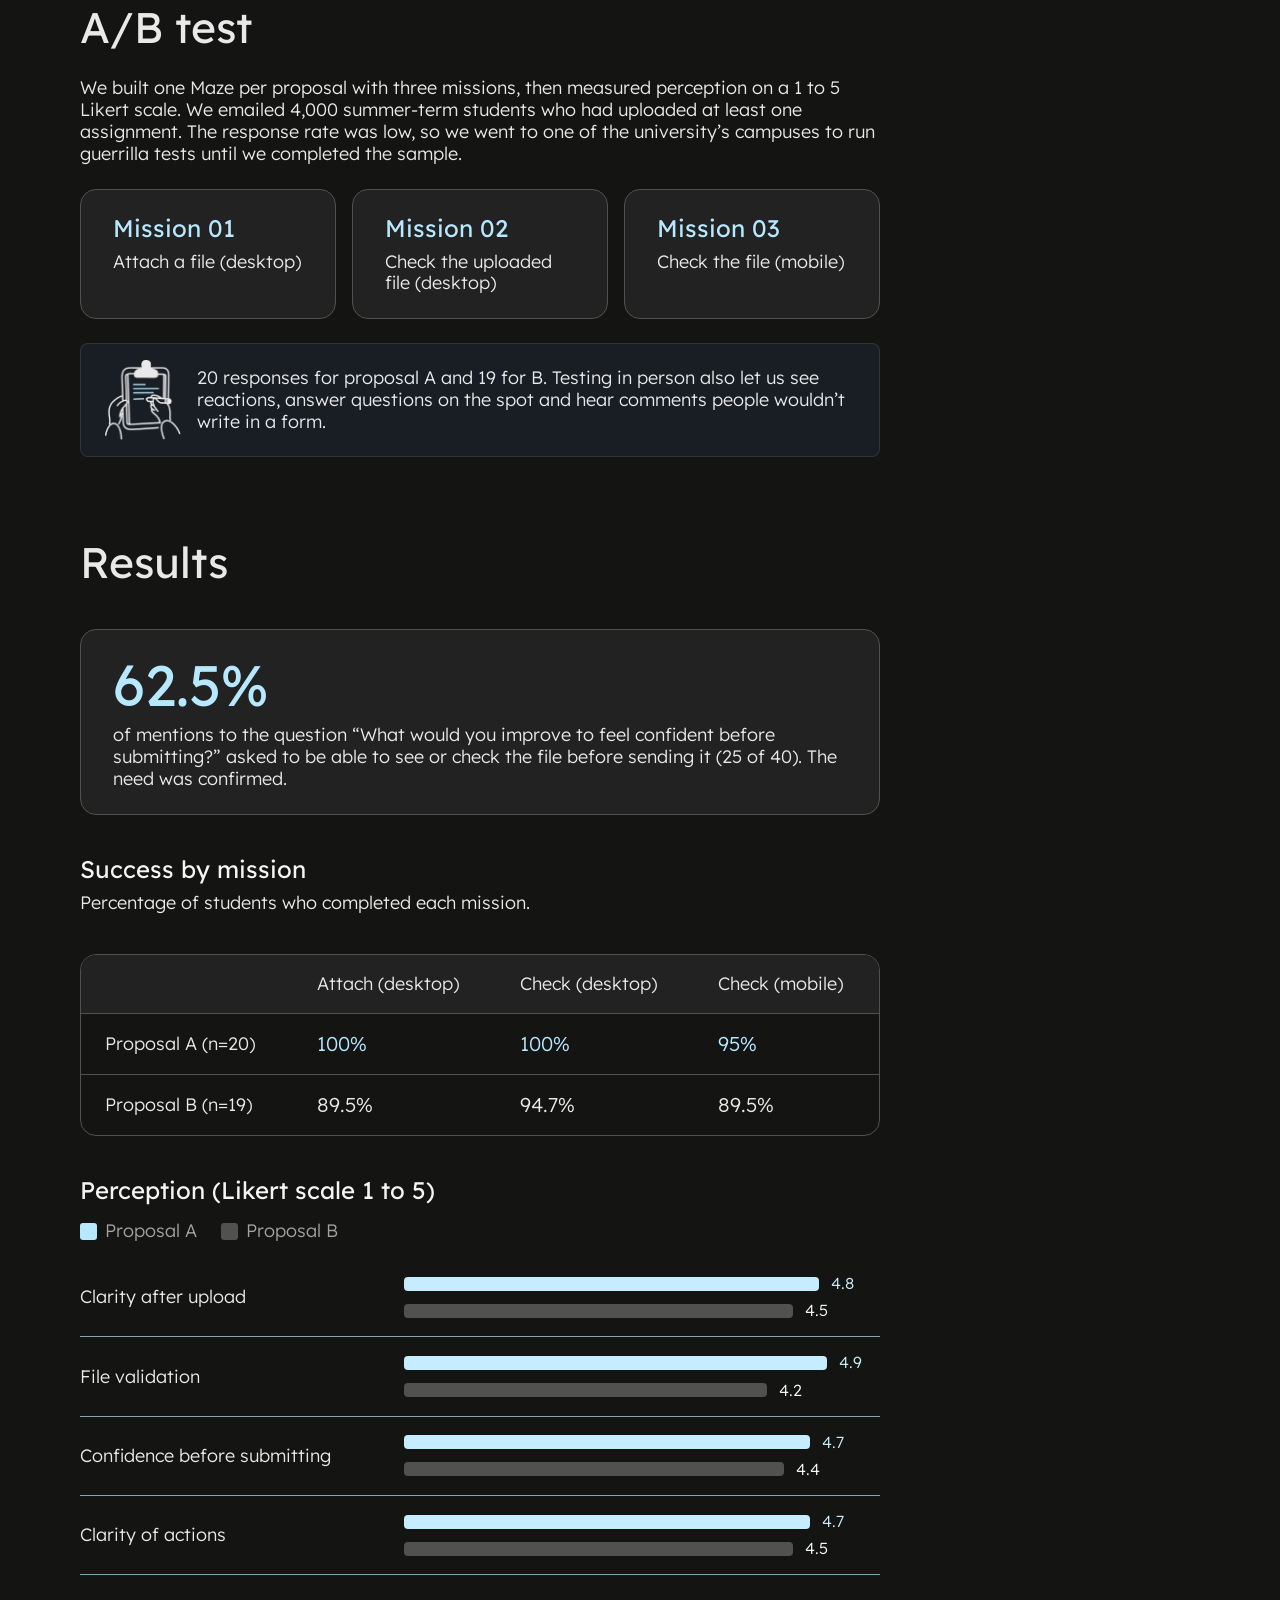
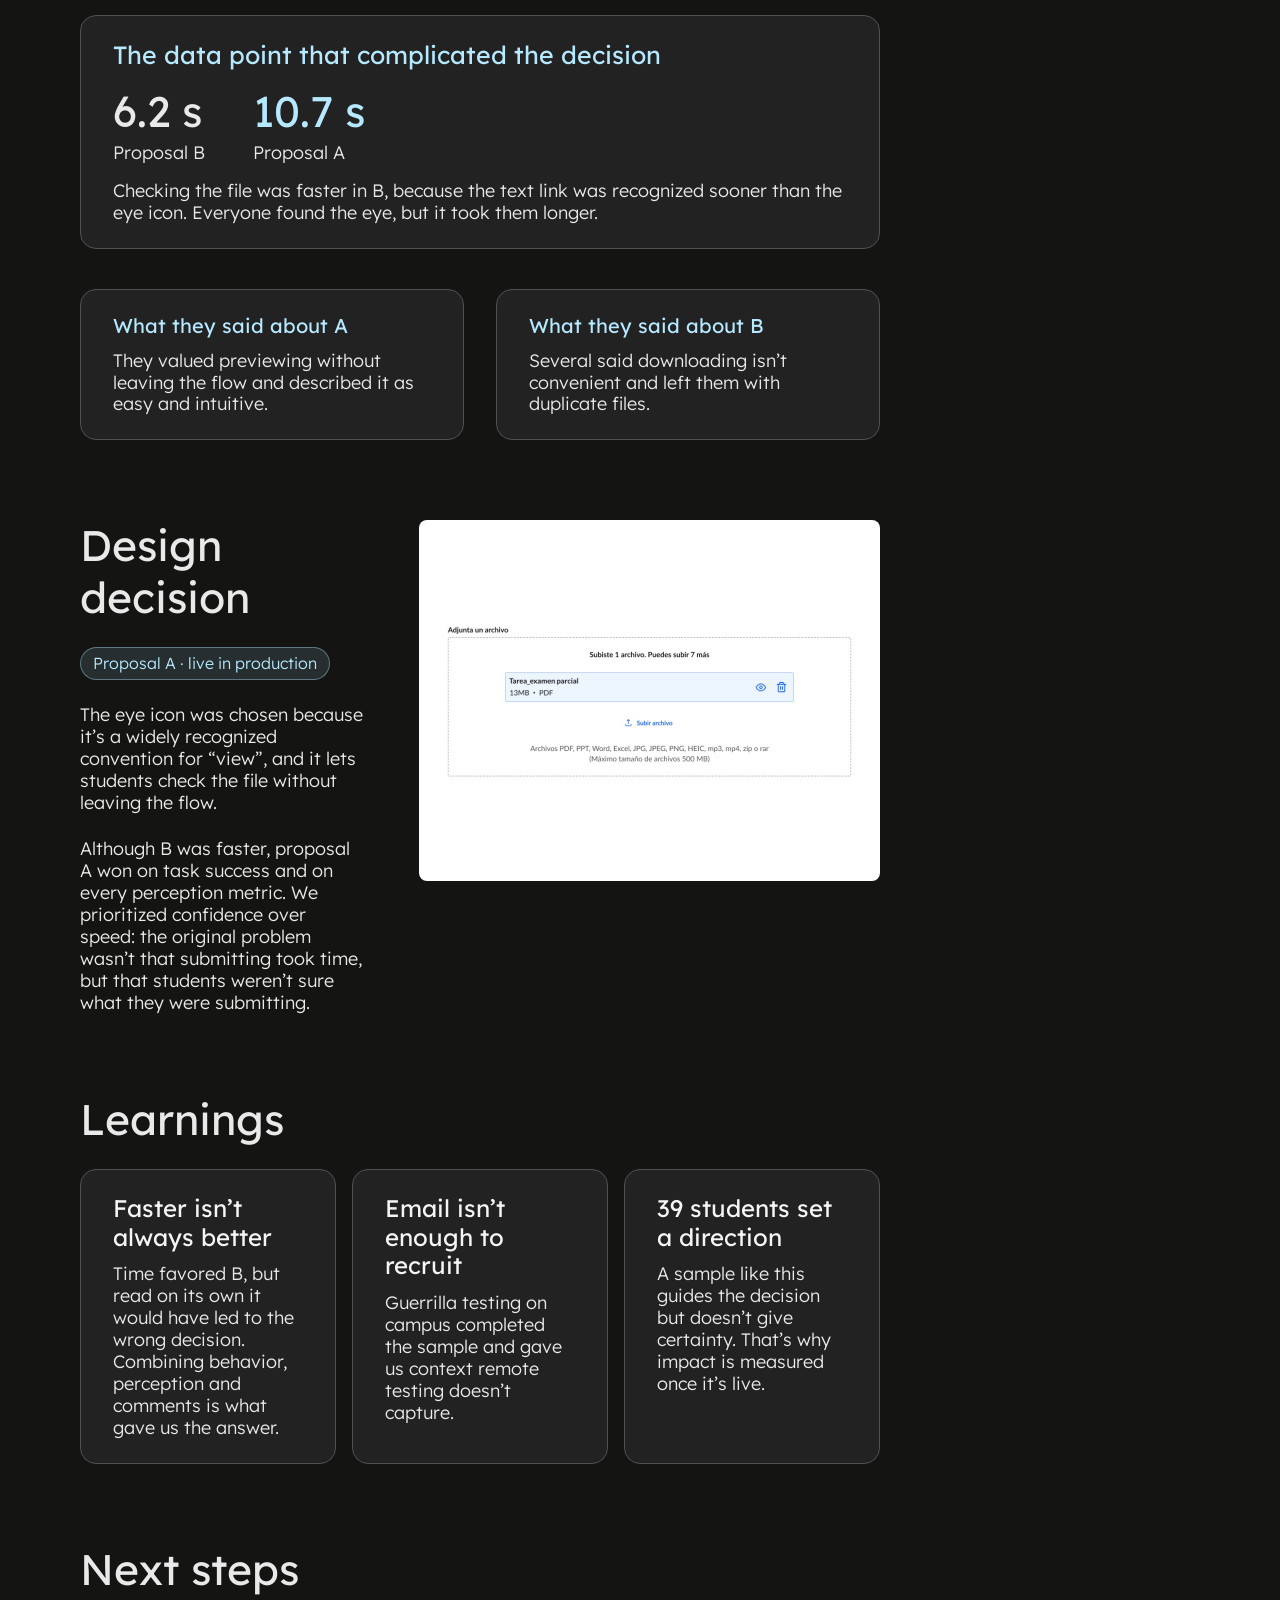
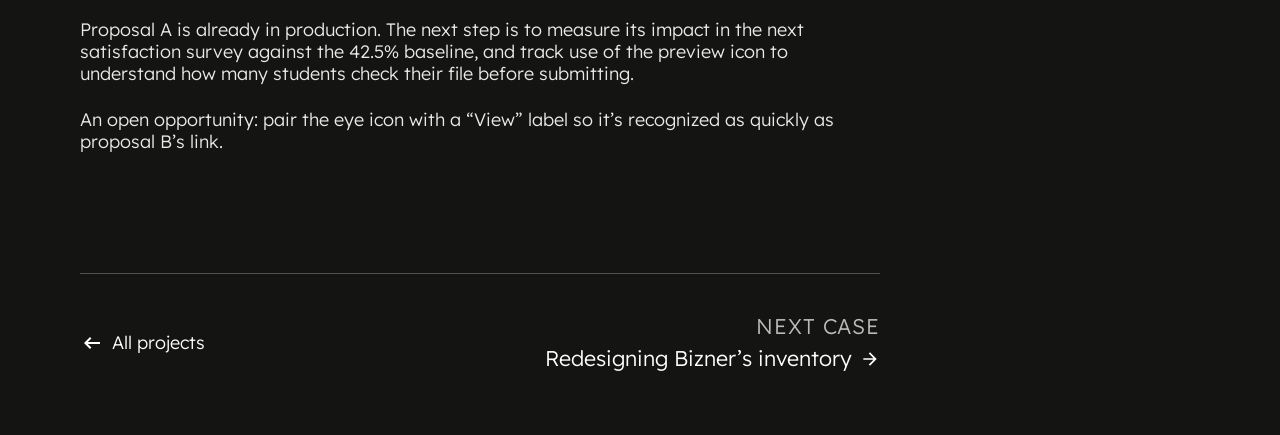
<file: plataforma-educativa.html>
<!doctype html>
<html lang="es" data-title-es="Mejora del drag and drop en una plataforma educativa · Jhared Marchena" data-title-en="Improving drag and drop on a learning platform · Jhared Marchena">
<head>
<meta charset="utf-8">
<meta name="viewport" content="width=device-width, initial-scale=1">
<title>Mejora del drag and drop en una plataforma educativa · Jhared Marchena</title>
<meta name="description" content="Mejora del drag and drop en una plataforma educativa. Caso de estudio de Jhared Marchena, Product Designer.">
<meta name="theme-color" content="#141413">
<link rel="preconnect" href="https://fonts.googleapis.com">
<link rel="preconnect" href="https://fonts.gstatic.com" crossorigin>
<link href="https://fonts.googleapis.com/css2?family=JetBrains+Mono:wght@500&family=Lexend+Deca:wght@300;400;500&display=swap" rel="stylesheet">
<link rel="stylesheet" href="../assets/css/styles.css">
<link rel="stylesheet" href="../assets/css/case.css">
</head>
<body>
<div class="case-page">
  <div class="case-orb o1" aria-hidden="true"></div>
  <div class="case-orb o2" aria-hidden="true"></div>
  <header class="case-top">
    <a class="back" href="../index.html#proyectos"><svg width="24" height="24" viewBox="0 0 24 24" fill="currentColor" aria-hidden="true"><path d="M10 18 4 12l6-6 1.4 1.45L7.85 11H20v2H7.85l3.55 3.55L10 18Z"/></svg><span data-l="es">Volver</span><span data-l="en">Back</span></a>
    <button class="lang-pill" id="lang-toggle" type="button" aria-label="Cambiar idioma / Change language"><svg width="16" height="16" viewBox="0 0 16 16" fill="none" stroke="#fff" stroke-width="1.33" stroke-linecap="round" stroke-linejoin="round" aria-hidden="true"><path d="M2 4h6M5 2v2M3.3 8c.9-.9 1.9-2.4 2.3-4M4 6c.5 1.2 1.6 2.3 3 3M9 14l2.5-6L14 14M9.8 12.2h3.4"/></svg><span id="lang-label">EN</span></button>
  </header>
  <nav class="toc-mobile" aria-label="Secciones"><a href="#introduccion"><span data-l="es">Introducción</span><span data-l="en">Introduction</span></a><a href="#problema"><span data-l="es">El problema</span><span data-l="en">The problem</span></a><a href="#objetivos"><span data-l="es">Objetivos</span><span data-l="en">Goals</span></a><a href="#investigacion"><span data-l="es">Investigación</span><span data-l="en">Research</span></a><a href="#propuestas"><span data-l="es">Propuestas</span><span data-l="en">Proposals</span></a><a href="#test-ab"><span data-l="es">Test A/B</span><span data-l="en">A/B test</span></a><a href="#resultados"><span data-l="es">Resultados</span><span data-l="en">Results</span></a><a href="#decision"><span data-l="es">Decisión</span><span data-l="en">Decision</span></a><a href="#aprendizajes"><span data-l="es">Aprendizajes</span><span data-l="en">Learnings</span></a></nav>
  <div class="case-layout">
    <main class="case-content">
<section id="inicio" class="stack-32">
<h1 class="c-h1"><span data-l="es">Mejora del drag and drop en una plataforma educativa: validar la tarea antes de entregarla</span><span data-l="en">Improving drag and drop on a learning platform: checking the assignment before submitting it</span></h1>
<dl class="c-meta"><div><dt><span data-l="es">CLIENTE</span><span data-l="en">CLIENT</span></dt><dd><span data-l="es">Universidad privada (confidencial)</span><span data-l="en">Private university (confidential)</span></dd></div><div><dt><span data-l="es">PRODUCTO</span><span data-l="en">PRODUCT</span></dt><dd><span data-l="es">Plataforma educativa (LMS)</span><span data-l="en">Learning platform (LMS)</span></dd></div><div><dt><span data-l="es">ALCANCE</span><span data-l="en">SCOPE</span></dt><dd><span data-l="es">Drag and drop en la entrega de tareas</span><span data-l="en">Drag and drop in assignment submission</span></dd></div><div><dt><span data-l="es">MÉTODO</span><span data-l="en">METHOD</span></dt><dd><span data-l="es">Encuesta, heurística, benchmarking, test A/B y guerrilla</span><span data-l="en">Survey, heuristics, benchmarking, A/B test and guerrilla testing</span></dd></div></dl>
<div class="c-cover"><img class="" src="../assets/img/casos/u-hero.jpg" alt="Ilustración del caso: estudiante revisando su archivo antes de entregarlo" width="789" height="529"></div>
</section>
<section id="introduccion" class="stack">
<div class="stack">
    <h2 class="c-h2"><span data-l="es">Introducción</span><span data-l="en">Introduction</span></h2>
    <p class="c-p"><span data-l="es">La plataforma educativa de una universidad privada peruana es el espacio donde los estudiantes entregan sus tareas. Es lo que más hacen en ella: más del 87% la usa para eso, en todas las modalidades (presencial, remota y virtual).</span><span data-l="en">A private Peruvian university’s learning platform is where students submit their assignments. It’s what they do most on it: over 87% use it for that, across all formats (on-site, remote and online).</span></p>
    <p class="c-p"><span data-l="es">El problema era simple pero frecuente: al subir un archivo, el estudiante no tenía forma de confirmar que era el correcto antes de enviarlo. Si se equivocaba, lo descubría tarde.</span><span data-l="en">The problem was simple but frequent: when uploading a file, students had no way to confirm it was the right one before sending it. If they got it wrong, they found out too late.</span></p>
</div>
</section>
<section class="stack">
<h2 class="c-h2"><span data-l="es">Mi rol en el proyecto</span><span data-l="en">My role in the project</span></h2>
<p class="c-p"><span data-l="es">Diseñé este proyecto como UX Designer, a partir de los datos de la encuesta de satisfacción que me compartieron. Me encargué del análisis de la problemática, la evaluación heurística del componente, el benchmarking, el diseño de dos propuestas para un test A/B y su validación con estudiantes mediante Maze y test de guerrilla en sede de la universidad.</span><span data-l="en">I designed this project as a UX Designer, based on satisfaction survey data shared with me. I handled the problem analysis, the heuristic evaluation of the component, benchmarking, the design of two proposals for an A/B test, and their validation with students through Maze and guerrilla testing on campus.</span></p>
</section>
<section id="problema" class="stack-40">
<div class="stack">
  <h2 class="c-h2"><span data-l="es">El problema</span><span data-l="en">The problem</span></h2>
  <p class="c-p"><span data-l="es">En la encuesta de satisfacción aplicada a 59,612 estudiantes matriculados en marzo, el 42.5% reportó fricción por no poder previsualizar el archivo antes de entregarlo. Fue la principal oportunidad de mejora dentro del flujo de entrega de tareas.</span><span data-l="en">In the satisfaction survey of 59,612 students enrolled in March, 42.5% reported friction from not being able to preview the file before submitting it. It was the main improvement opportunity in the submission flow.</span></p>
  <div class="grid-2">
    <div class="box pad32"><span class="big-num">42.5%</span><p class="c-p"><span data-l="es">de 59,612 estudiantes reportó fricción por no poder previsualizar su archivo.</span><span data-l="en">of 59,612 students reported friction from not being able to preview their file.</span></p></div>
    <div class="box pad32"><span class="big-num">+87%</span><p class="c-p"><span data-l="es">de los estudiantes usa la plataforma para entregar tareas, en todas las modalidades.</span><span data-l="en">of students use the platform to submit assignments, across all formats.</span></p></div>
  </div>
  <p class="c-p"><span data-l="es">No es solo un tema de interfaz: afecta la confianza del estudiante en un momento sensible, cuando entrega algo que se va a calificar.</span><span data-l="en">It’s not just an interface issue: it affects students’ confidence at a sensitive moment, when they’re submitting something that will be graded.</span></p>
</div>
<div class="stack">
  <img class="full-img" src="../assets/img/casos/u-componente.jpg" alt="Componente drag and drop actual" width="960" height="475" loading="lazy">
  <p class="c-p"><span data-l="es">Componente actual: el estudiante solo ve el nombre del archivo, sin forma de revisar su contenido.</span><span data-l="en">Current component: students only see the file name, with no way to check its content.</span></p>
</div>
</section>
<section id="objetivos" class="stack-40">
<div class="stack">
  <h2 class="c-h2"><span data-l="es">A qué apuntamos</span><span data-l="en">What we aimed for</span></h2>
  <p class="c-p"><span data-l="es">Evaluar qué forma de validar el archivo genera más claridad, control y confianza antes de entregar. En concreto, queríamos saber si el estudiante:</span><span data-l="en">Evaluate which way of checking the file creates more clarity, control and confidence before submitting. Specifically, we wanted to know whether the student:</span></p>
</div>
<div class="stack-32">
  <div class="grid-3"><div class="box pad32"><span class="c-h4 accent">01</span><p class="c-p"><span data-l="es">Entiende de forma inmediata que su archivo se cargó correctamente.</span><span data-l="en">Immediately understands that their file uploaded correctly.</span></p></div><div class="box pad32"><span class="c-h4 accent">02</span><p class="c-p"><span data-l="es">Puede verificar que el archivo cargado es el correcto.</span><span data-l="en">Can verify that the uploaded file is the right one.</span></p></div><div class="box pad32"><span class="c-h4 accent">03</span><p class="c-p"><span data-l="es">Se siente más seguro al momento de entregar.</span><span data-l="en">Feels more confident when submitting.</span></p></div></div>
  <div class="callout accent">
    <div class="stack-8"><h3 class="c-h4 accent"><span data-l="es">Hipótesis</span><span data-l="en">Hypothesis</span></h3><p class="c-p"><span data-l="es">Si el sistema ofrece una validación clara e inmediata del archivo antes del envío, el estudiante entregará con más seguridad.</span><span data-l="en">If the system offers clear, immediate validation of the file before sending, students will submit with more confidence.</span></p></div>
    <img class="" src="../assets/img/casos/u-puzzle.png" alt="" width="128" height="118" loading="lazy">
  </div>
  <div class="callout plain">
    <img class="" src="../assets/img/casos/u-gauge.png" alt="" width="122" height="122" loading="lazy">
    <div class="stack-8"><h3 class="c-h4 accent"><span data-l="es">Meta</span><span data-l="en">Target</span></h3><p class="c-p"><span data-l="es">Reducir en 30% relativo la fricción reportada (de 42.5% a ~30%). Asumimos que la solución ataca directamente la causa, pero que no todos los estudiantes descubrirían la previsualización por su cuenta. Se valida en la próxima encuesta de satisfacción.</span><span data-l="en">Cut reported friction by 30% relative (from 42.5% to ~30%). We assumed the solution tackles the cause directly, but not every student would discover the preview on their own. It will be validated in the next satisfaction survey.</span></p></div>
  </div>
</div>
</section>
<section id="investigacion" class="stack">
<h2 class="c-h2"><span data-l="es">Investigación</span><span data-l="en">Research</span></h2>
<div class="grid-2 g16">
  <div class="box g32"><div class="stack-8"><h3 class="mc-title"><span data-l="es">Evaluación heurística</span><span data-l="en">Heuristic evaluation</span></h3><p class="c-p"><span data-l="es">Revisamos el componente drag and drop actual para ubicar los puntos de fricción específicos en la interfaz.</span><span data-l="en">We reviewed the current drag and drop component to pinpoint specific friction points in the interface.</span></p></div><img class="full-img r8" src="../assets/img/casos/u-heuristica.jpg" alt="Evaluación heurística del componente" width="407" height="258" loading="lazy"></div>
  <div class="box g32"><div class="stack-8"><h3 class="mc-title"><span data-l="es">Benchmarking referencial</span><span data-l="en">Reference benchmarking</span></h3><p class="c-p"><span data-l="es">Analizamos cómo otras plataformas resuelven la carga y validación de documentos.</span><span data-l="en">We looked at how other platforms handle uploading and checking documents.</span></p></div><img class="full-img r8" src="../assets/img/casos/u-benchmark.jpg" alt="Benchmarking de otras plataformas" width="406" height="258" loading="lazy"></div>
</div>
</section>
<section id="propuestas" class="stack-32">
<div class="stack">
  <h2 class="c-h2"><span data-l="es">Dos formas de validar el archivo</span><span data-l="en">Two ways to check the file</span></h2>
  <p class="c-p"><span data-l="es">A partir de la heurística y el benchmarking diseñamos dos propuestas. Ambas comparten un cambio base: el archivo cargado cambia de fondo para confirmar visualmente que la carga fue exitosa.</span><span data-l="en">Based on the heuristics and benchmarking, we designed two proposals. Both share a base change: the uploaded file changes background to visually confirm the upload worked.</span></p>
</div>
<div class="grid-2 g32">
  <article class="media-card alt"><div class="mc-media white contain"><img class="" src="../assets/img/casos/u-propA.jpg" alt="Propuesta A: ícono de ojo para previsualizar" width="462" height="260" loading="lazy"></div><div class="mc-body"><p class="tag"><span data-l="es">Propuesta A</span><span data-l="en">Proposal A</span></p><h3 class="mc-title"><span data-l="es">Previsualizar sin salir del flujo</span><span data-l="en">Preview without leaving the flow</span></h3><p class="c-p"><span data-l="es">Un ícono de ojo abre el archivo en el visor integrado (PDFtron), dentro de la misma pantalla.</span><span data-l="en">An eye icon opens the file in the built-in viewer (PDFtron), on the same screen.</span></p></div></article>
  <article class="media-card dark"><div class="mc-media white contain"><img class="" src="../assets/img/casos/u-propB.jpg" alt="Propuesta B: nombre del archivo como link de descarga" width="462" height="260" loading="lazy"></div><div class="mc-body"><p class="tag"><span data-l="es">Propuesta B</span><span data-l="en">Proposal B</span></p><h3 class="mc-title"><span data-l="es">Validar descargando</span><span data-l="en">Check by downloading</span></h3><p class="c-p"><span data-l="es">El nombre del archivo funciona como link de descarga. El estudiante sale del flujo para revisarlo.</span><span data-l="en">The file name works as a download link. Students leave the flow to check it.</span></p></div></article>
</div>
</section>
<section id="test-ab" class="stack">
<h2 class="c-h2"><span data-l="es">Test A/B</span><span data-l="en">A/B test</span></h2>
<p class="c-p"><span data-l="es">Armamos un Maze por propuesta con tres misiones y luego medimos percepción con escala Likert del 1 al 5. Invitamos por correo a 4,000 estudiantes del ciclo de verano que hubieran subido al menos una tarea. La tasa de respuesta fue baja, así que fuimos a una de las sedes de la universidad a hacer test de guerrilla hasta completar la muestra.</span><span data-l="en">We built one Maze per proposal with three missions, then measured perception on a 1 to 5 Likert scale. We emailed 4,000 summer-term students who had uploaded at least one assignment. The response rate was low, so we went to one of the university’s campuses to run guerrilla tests until we completed the sample.</span></p>
<div class="grid-3 g16"><div class="box g8"><span class="mc-title" style="color:var(--accent)"><span data-l="es">Misión 01</span><span data-l="en">Mission 01</span></span><p class="c-p"><span data-l="es">Adjuntar un archivo (desktop)</span><span data-l="en">Attach a file (desktop)</span></p></div><div class="box g8"><span class="mc-title" style="color:var(--accent)"><span data-l="es">Misión 02</span><span data-l="en">Mission 02</span></span><p class="c-p"><span data-l="es">Validar el archivo subido (desktop)</span><span data-l="en">Check the uploaded file (desktop)</span></p></div><div class="box g8"><span class="mc-title" style="color:var(--accent)"><span data-l="es">Misión 03</span><span data-l="en">Mission 03</span></span><p class="c-p"><span data-l="es">Validar el archivo (mobile)</span><span data-l="en">Check the file (mobile)</span></p></div></div>
<div class="callout"><img class="" src="../assets/img/casos/u-nota.png" alt="" width="76" height="80" loading="lazy"><p class="c-p"><span data-l="es">20 respuestas en la propuesta A y 19 en la B. El test presencial además nos dejó ver reacciones, resolver dudas en el momento y escuchar comentarios que no escribirían en un formulario.</span><span data-l="en">20 responses for proposal A and 19 for B. Testing in person also let us see reactions, answer questions on the spot and hear comments people wouldn’t write in a form.</span></p></div>
</section>
<section id="resultados" class="stack-40">
<h2 class="c-h2"><span data-l="es">Resultados</span><span data-l="en">Results</span></h2>
<div class="box g8"><span class="big-num xl">62.5%</span><p class="c-p"><span data-l="es">de las menciones a la pregunta “¿Qué mejorarías para sentirte seguro antes de entregar?” pidió poder ver o revisar el archivo antes de enviarlo (25 de 40). La necesidad se confirmó.</span><span data-l="en">of mentions to the question “What would you improve to feel confident before submitting?” asked to be able to see or check the file before sending it (25 of 40). The need was confirmed.</span></p></div>
<div class="stack-8"><h3 class="mc-title"><span data-l="es">Éxito por misión</span><span data-l="en">Success by mission</span></h3><p class="c-p"><span data-l="es">Porcentaje de estudiantes que completó cada misión.</span><span data-l="en">Percentage of students who completed each mission.</span></p></div>
<div class="c-table-wrap"><table class="c-table">
  <thead><tr><th scope="col"><span class="sr"></span></th><th scope="col"><span data-l="es">Adjuntar (desktop)</span><span data-l="en">Attach (desktop)</span></th><th scope="col"><span data-l="es">Validar (desktop)</span><span data-l="en">Check (desktop)</span></th><th scope="col"><span data-l="es">Validar (mobile)</span><span data-l="en">Check (mobile)</span></th></tr></thead>
  <tbody>
    <tr><th scope="row" style="font-weight:300"><span data-l="es">Propuesta A (n=20)</span><span data-l="en">Proposal A (n=20)</span></th><td class="hi">100%</td><td class="hi">100%</td><td class="hi">95%</td></tr>
    <tr><th scope="row" style="font-weight:300"><span data-l="es">Propuesta B (n=19)</span><span data-l="en">Proposal B (n=19)</span></th><td class="num">89.5%</td><td class="num">94.7%</td><td class="num">89.5%</td></tr>
  </tbody>
</table></div>
<div class="stack-16">
  <h3 class="mc-title"><span data-l="es">Percepción (escala Likert 1 a 5)</span><span data-l="en">Perception (Likert scale 1 to 5)</span></h3>
  <div class="legend"><span><i class="a"></i><span data-l="es">Propuesta A</span><span data-l="en">Proposal A</span></span><span><i></i><span data-l="es">Propuesta B</span><span data-l="en">Proposal B</span></span></div>
  <div class="likert"><div class="lk-row"><span><span data-l="es">Claridad tras la carga</span><span data-l="en">Clarity after upload</span></span><div class="lk-bars"><div class="bar a"><div class="track"><i style="width:calc((100% - 44px) * 4.8 / 5)"></i><b>4.8</b></div></div><div class="bar"><div class="track"><i style="width:calc((100% - 44px) * 4.5 / 5)"></i><b>4.5</b></div></div></div></div><div class="lk-row"><span><span data-l="es">Validación del archivo</span><span data-l="en">File validation</span></span><div class="lk-bars"><div class="bar a"><div class="track"><i style="width:calc((100% - 44px) * 4.9 / 5)"></i><b>4.9</b></div></div><div class="bar"><div class="track"><i style="width:calc((100% - 44px) * 4.2 / 5)"></i><b>4.2</b></div></div></div></div><div class="lk-row"><span><span data-l="es">Seguridad antes de entregar</span><span data-l="en">Confidence before submitting</span></span><div class="lk-bars"><div class="bar a"><div class="track"><i style="width:calc((100% - 44px) * 4.7 / 5)"></i><b>4.7</b></div></div><div class="bar"><div class="track"><i style="width:calc((100% - 44px) * 4.4 / 5)"></i><b>4.4</b></div></div></div></div><div class="lk-row"><span><span data-l="es">Claridad de las acciones</span><span data-l="en">Clarity of actions</span></span><div class="lk-bars"><div class="bar a"><div class="track"><i style="width:calc((100% - 44px) * 4.7 / 5)"></i><b>4.7</b></div></div><div class="bar"><div class="track"><i style="width:calc((100% - 44px) * 4.5 / 5)"></i><b>4.5</b></div></div></div></div></div>
</div>
<div class="box g16">
  <h3 class="c-h4 accent"><span data-l="es">El dato que complicó la decisión</span><span data-l="en">The data point that complicated the decision</span></h3>
  <div class="times"><div><b>6.2 s</b><p class="c-p"><span data-l="es">Propuesta B</span><span data-l="en">Proposal B</span></p></div><div><b class="a">10.7 s</b><p class="c-p"><span data-l="es">Propuesta A</span><span data-l="en">Proposal A</span></p></div></div>
  <p class="c-p"><span data-l="es">Validar el archivo fue más rápido en B, porque el link de texto se reconocía antes que el ícono de ojo. Todos encontraron el ojo, pero tardaron más.</span><span data-l="en">Checking the file was faster in B, because the text link was recognized sooner than the eye icon. Everyone found the eye, but it took them longer.</span></p>
</div>
<div class="grid-2 g32">
  <div class="box g12"><h3 class="tag"><span data-l="es">Lo que dijeron sobre A</span><span data-l="en">What they said about A</span></h3><p class="c-p"><span data-l="es">Valoraron poder previsualizar sin salir del flujo y la describieron como fácil e intuitiva.</span><span data-l="en">They valued previewing without leaving the flow and described it as easy and intuitive.</span></p></div>
  <div class="box g12"><h3 class="tag"><span data-l="es">Lo que dijeron sobre B</span><span data-l="en">What they said about B</span></h3><p class="c-p"><span data-l="es">Varios mencionaron que descargar no es cómodo y que les generaba archivos duplicados.</span><span data-l="en">Several said downloading isn’t convenient and left them with duplicate files.</span></p></div>
</div>
</section>
<section id="decision" class="stack">
<div class="split split-56 split-top">
  <div class="stack">
    <h2 class="c-h2"><span data-l="es">Decisión de diseño</span><span data-l="en">Design decision</span></h2>
    <span class="pill soft"><span data-l="es">Propuesta A · implementada en producción</span><span data-l="en">Proposal A · live in production</span></span>
    <p class="c-p"><span data-l="es">El ícono de ojo se eligió porque es una convención reconocida para “ver”, y permite revisar el archivo sin salir del flujo.</span><span data-l="en">The eye icon was chosen because it’s a widely recognized convention for “view”, and it lets students check the file without leaving the flow.</span></p>
    <p class="c-p"><span data-l="es">Aunque B fue más rápida, la propuesta A ganó en éxito de tareas y en todas las métricas de percepción. Priorizamos confianza sobre velocidad: el problema de origen no era que entregar tomara tiempo, sino que el estudiante no estaba seguro de lo que entregaba.</span><span data-l="en">Although B was faster, proposal A won on task success and on every perception metric. We prioritized confidence over speed: the original problem wasn’t that submitting took time, but that students weren’t sure what they were submitting.</span></p>
  </div>
  <img class="keep-wide r8" src="../assets/img/casos/u-final.jpg" alt="Propuesta A implementada en mobile" width="461" height="361" loading="lazy">
</div>
</section>
<section id="aprendizajes" class="stack">
<h2 class="c-h2"><span data-l="es">Aprendizajes</span><span data-l="en">Learnings</span></h2>
<div class="grid-3 g16"><div class="box g12"><h3 class="mc-title"><span data-l="es">Más rápido no siempre es mejor</span><span data-l="en">Faster isn’t always better</span></h3><p class="c-p"><span data-l="es">El tiempo favorecía a B, pero leído solo hubiera llevado a la decisión equivocada. Cruzar comportamiento, percepción y comentarios fue lo que dio la respuesta.</span><span data-l="en">Time favored B, but read on its own it would have led to the wrong decision. Combining behavior, perception and comments is what gave us the answer.</span></p></div><div class="box g12"><h3 class="mc-title"><span data-l="es">El correo no basta para reclutar</span><span data-l="en">Email isn’t enough to recruit</span></h3><p class="c-p"><span data-l="es">La guerrilla en sede completó la muestra y además nos dio contexto que el test remoto no captura.</span><span data-l="en">Guerrilla testing on campus completed the sample and gave us context remote testing doesn’t capture.</span></p></div><div class="box g12"><h3 class="mc-title"><span data-l="es">39 estudiantes marcan dirección</span><span data-l="en">39 students set a direction</span></h3><p class="c-p"><span data-l="es">Una muestra así orienta la decisión, pero no da certeza. Por eso el impacto se mide ya implementado.</span><span data-l="en">A sample like this guides the decision but doesn’t give certainty. That’s why impact is measured once it’s live.</span></p></div></div>
</section>
<section id="siguientes-pasos" class="stack">
<h2 class="c-h2"><span data-l="es">Siguientes pasos</span><span data-l="en">Next steps</span></h2>
<p class="c-p"><span data-l="es">La propuesta A ya está en producción. El siguiente paso es medir su impacto en la próxima encuesta de satisfacción, comparando contra el 42.5% de línea base, y seguir el uso del ícono de previsualización para entender cuántos estudiantes validan su archivo antes de entregar.</span><span data-l="en">Proposal A is already in production. The next step is to measure its impact in the next satisfaction survey against the 42.5% baseline, and track use of the preview icon to understand how many students check their file before submitting.</span></p>
<p class="c-p"><span data-l="es">Una oportunidad abierta: acompañar el ícono de ojo con un texto “Ver” para que se identifique tan rápido como el link de la propuesta B.</span><span data-l="en">An open opportunity: pair the eye icon with a “View” label so it’s recognized as quickly as proposal B’s link.</span></p>
</section>

      <footer class="next-case">
        <a href="../index.html#proyectos"><svg width="24" height="24" viewBox="0 0 24 24" fill="currentColor" aria-hidden="true"><path d="M10 18 4 12l6-6 1.4 1.45L7.85 11H20v2H7.85l3.55 3.55L10 18Z"/></svg><span data-l="es">Todos los proyectos</span><span data-l="en">All projects</span></a>
        <a class="nx" href="bizner.html"><small><span data-l="es">SIGUIENTE CASO</span><span data-l="en">NEXT CASE</span></small><span><span data-l="es">Rediseño del inventario de Bizner</span><span data-l="en">Redesigning Bizner’s inventory</span> <svg width="20" height="20" viewBox="0 0 20 20" fill="currentColor" aria-hidden="true"><path d="M13.4793 10.8333H3.3335V9.16666H13.4793L8.81266 4.49999L10.0002 3.33333L16.6668 9.99999L10.0002 16.6667L8.81266 15.5L13.4793 10.8333Z"/></svg></span></a>
      </footer>
    </main>
    <aside class="toc" aria-label="Saltar a la sección">
      <p class="toc-label"><span data-l="es">Saltar a la sección</span><span data-l="en">Jump to section</span></p>
      <ol><li><a href="#introduccion"><span data-l="es">Introducción</span><span data-l="en">Introduction</span></a></li><li><a href="#problema"><span data-l="es">El problema</span><span data-l="en">The problem</span></a></li><li><a href="#objetivos"><span data-l="es">Objetivos</span><span data-l="en">Goals</span></a></li><li><a href="#investigacion"><span data-l="es">Investigación</span><span data-l="en">Research</span></a></li><li><a href="#propuestas"><span data-l="es">Propuestas</span><span data-l="en">Proposals</span></a></li><li><a href="#test-ab"><span data-l="es">Test A/B</span><span data-l="en">A/B test</span></a></li><li><a href="#resultados"><span data-l="es">Resultados</span><span data-l="en">Results</span></a></li><li><a href="#decision"><span data-l="es">Decisión</span><span data-l="en">Decision</span></a></li><li><a href="#aprendizajes"><span data-l="es">Aprendizajes</span><span data-l="en">Learnings</span></a></li></ol>
    </aside>
  </div>
</div>
<script src="../assets/js/case.js"></script>
</body>
</html>
</file>
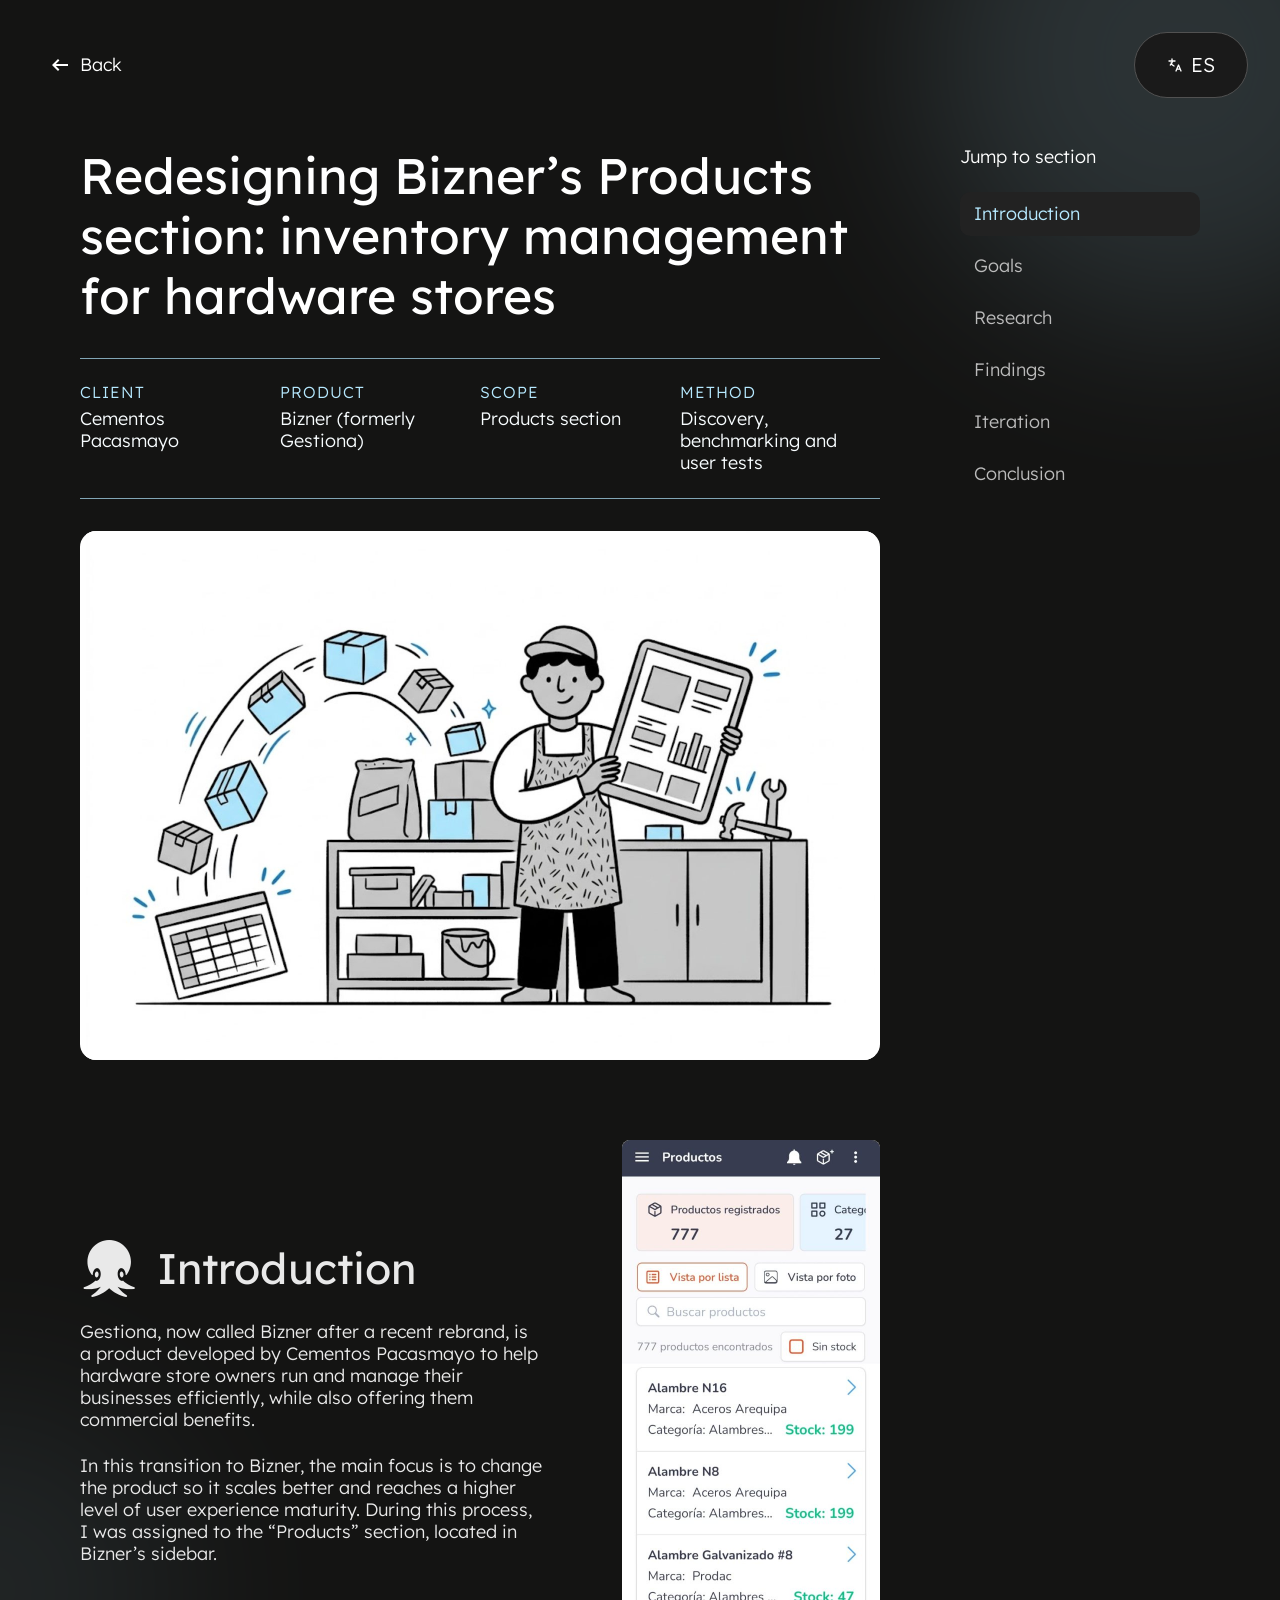
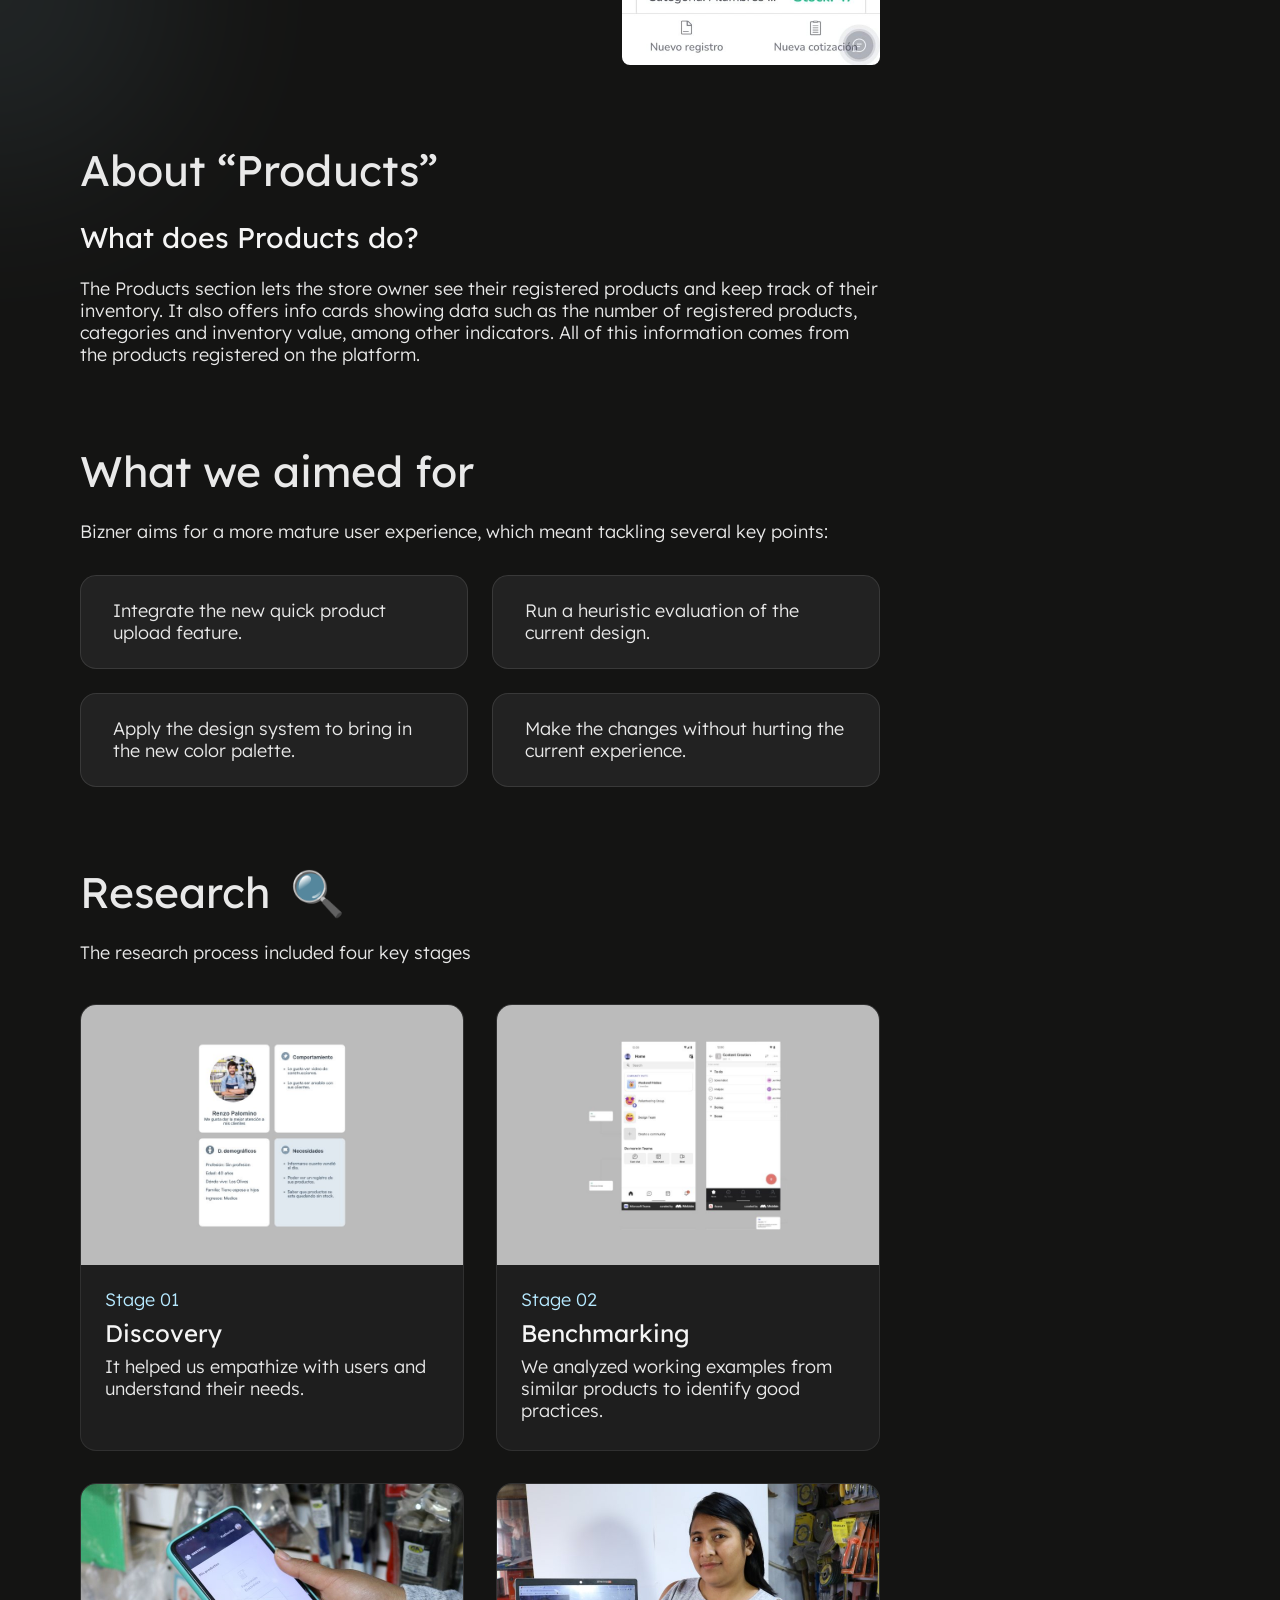
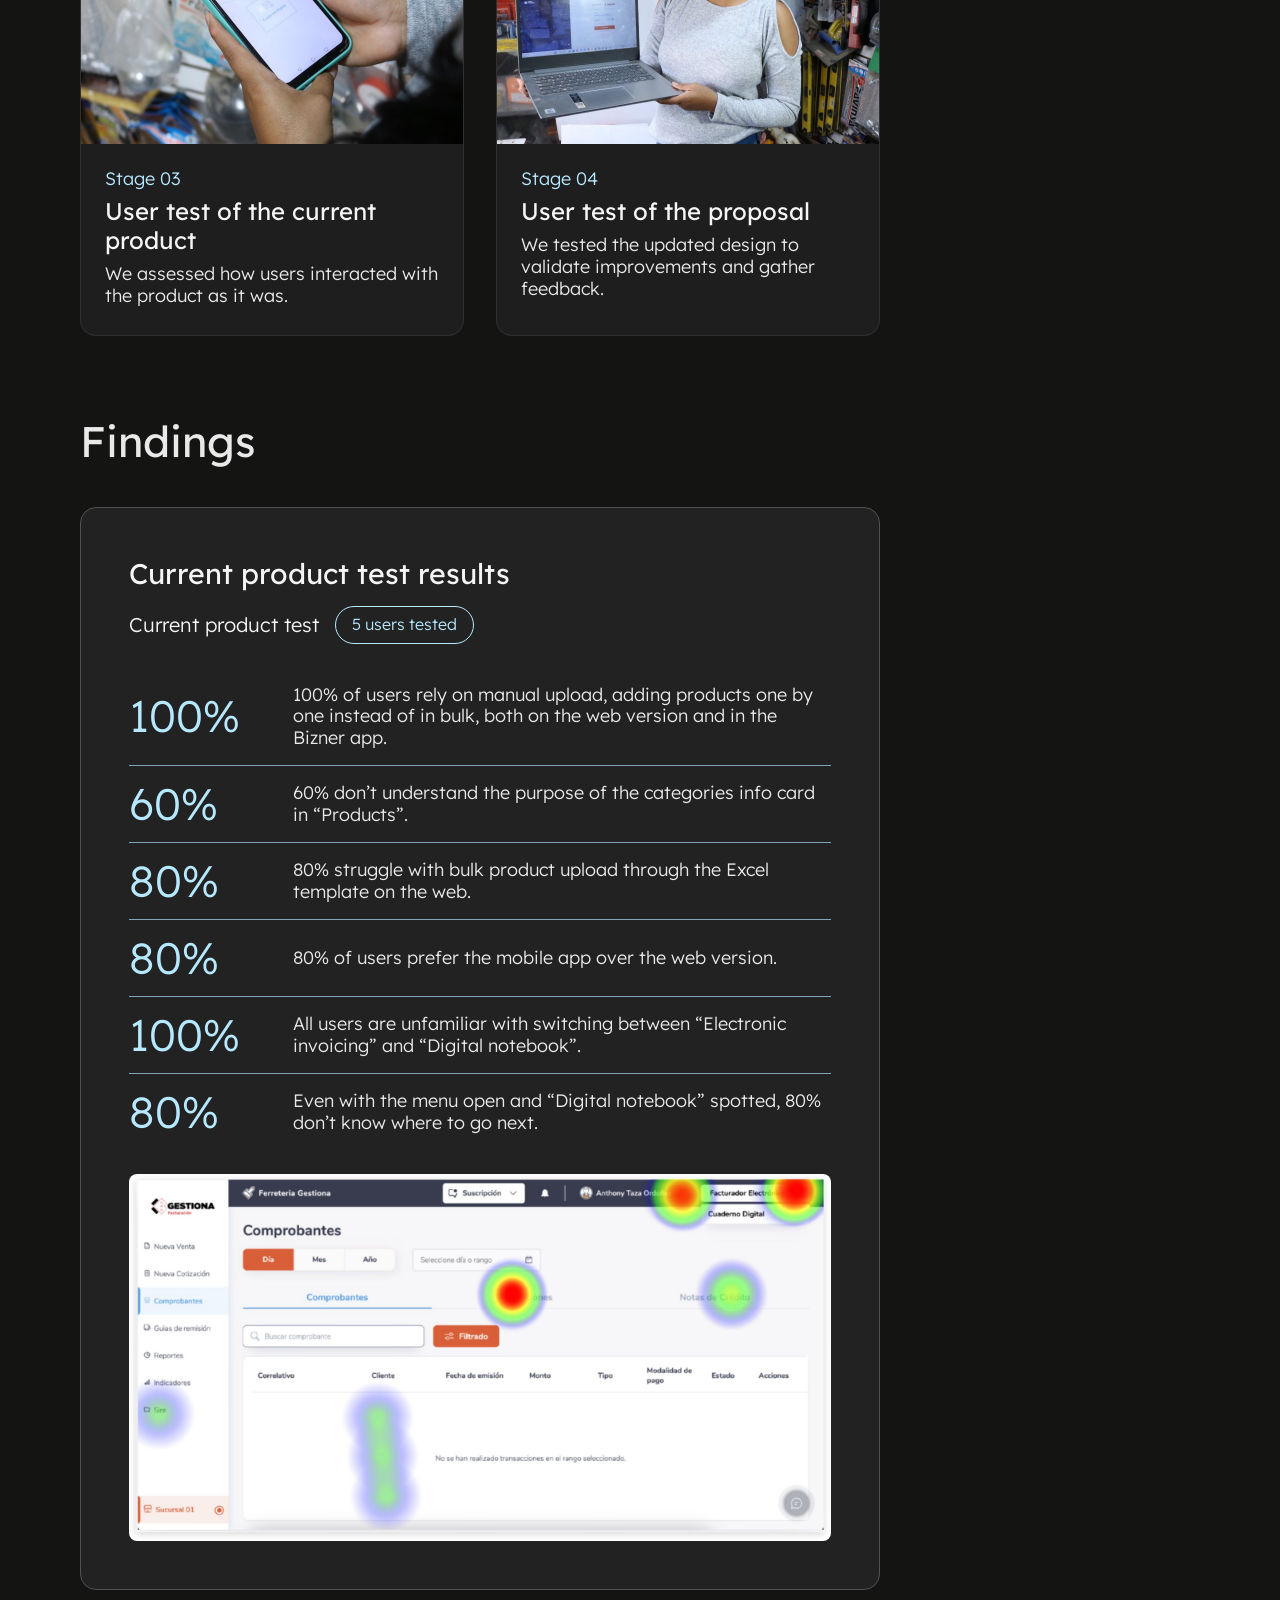
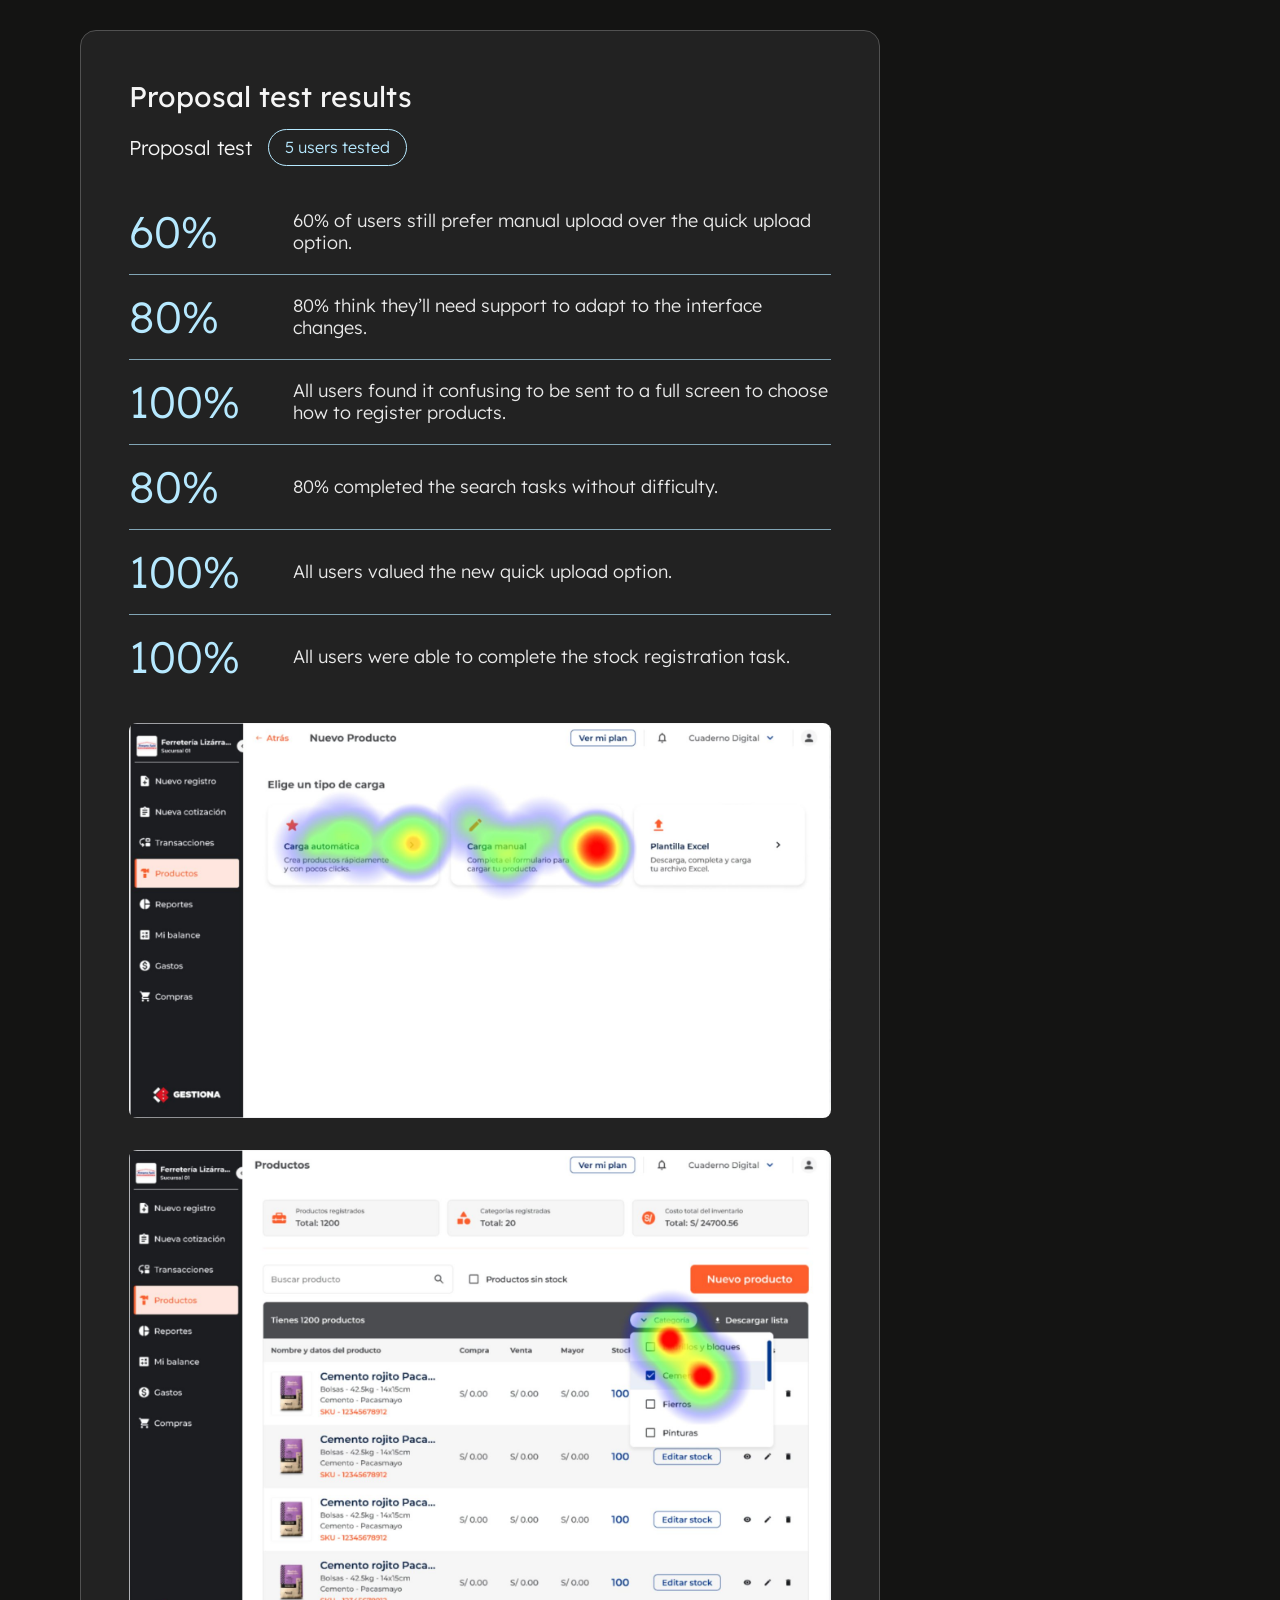
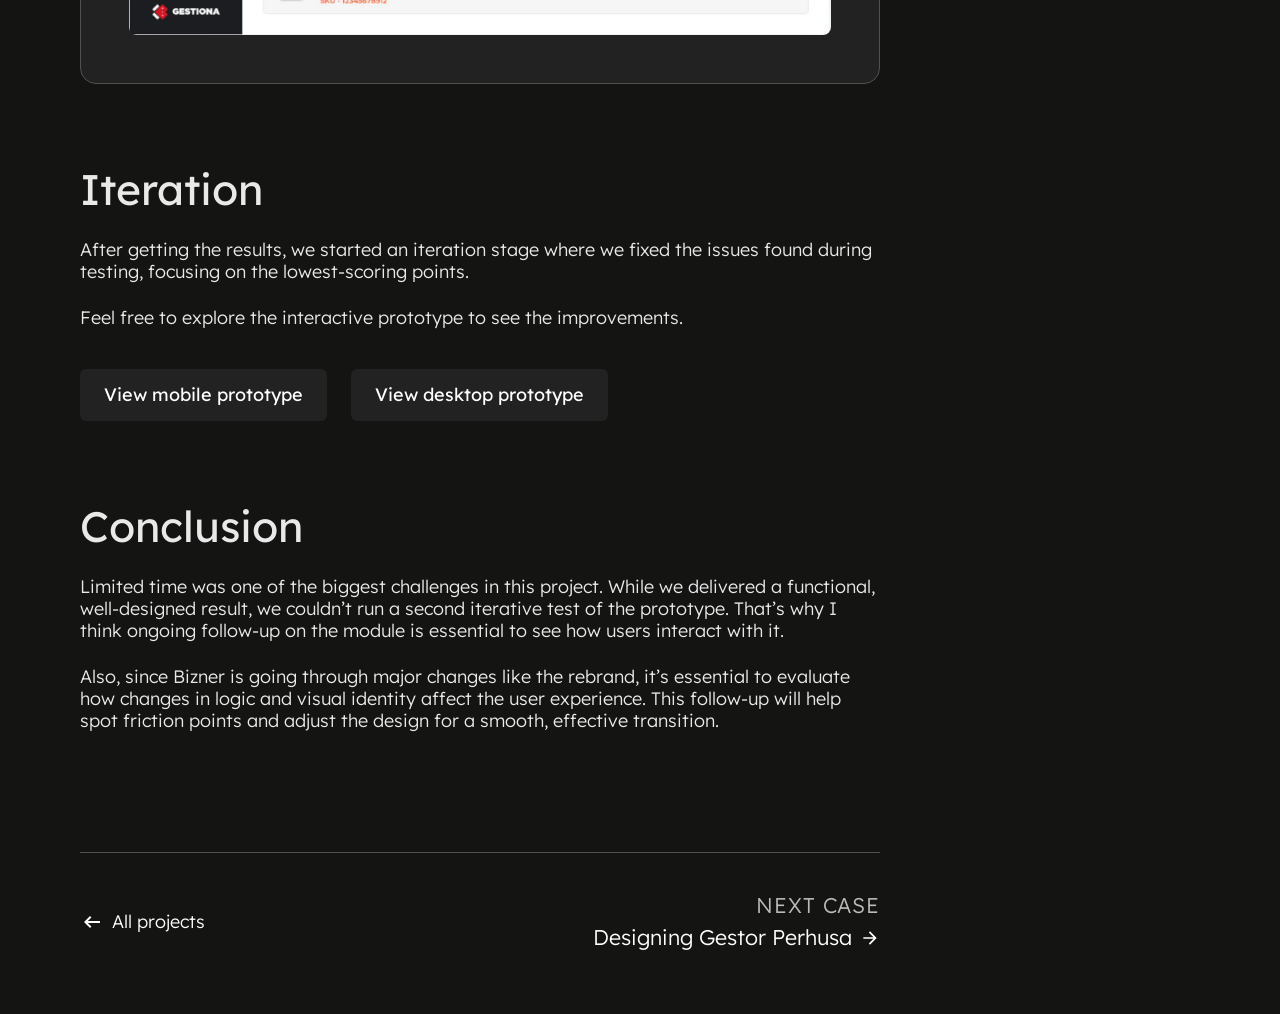
<file: casos/bizner.html>
<!doctype html>
<html lang="es" data-title-es="Rediseño de la sección Productos de Bizner · Jhared Marchena" data-title-en="Redesigning Bizner’s Products section · Jhared Marchena">
<head>
<meta charset="utf-8">
<meta name="viewport" content="width=device-width, initial-scale=1">
<title>Rediseño de la sección Productos de Bizner · Jhared Marchena</title>
<link rel="icon" href="../assets/favicon.svg" type="image/svg+xml">
<link rel="icon" href="../assets/favicon-32.png" sizes="32x32" type="image/png">
<link rel="apple-touch-icon" href="../assets/apple-touch-icon.png">
<meta name="theme-color" content="#141413">
<meta property="og:type" content="website">
<meta property="og:title" content="Rediseño de la sección Productos de Bizner · Jhared Marchena">
<meta property="og:description" content="Rediseño de la sección Productos de Bizner. Caso de estudio de Jhared Marchena, Product Designer.">
<meta property="og:url" content="https://jharedmarchena198-cmyk.github.io/jharedmarchena.github.io/casos/bizner.html">
<meta property="og:image" content="https://jharedmarchena198-cmyk.github.io/jharedmarchena.github.io/assets/og-image.png">
<meta property="og:image:width" content="1200">
<meta property="og:image:height" content="630">
<meta name="twitter:card" content="summary_large_image">
<meta name="twitter:image" content="https://jharedmarchena198-cmyk.github.io/jharedmarchena.github.io/assets/og-image.png">
<meta name="description" content="Rediseño de la sección Productos de Bizner. Caso de estudio de Jhared Marchena, Product Designer.">
<meta name="theme-color" content="#141413">
<link rel="preconnect" href="https://fonts.googleapis.com">
<link rel="preconnect" href="https://fonts.gstatic.com" crossorigin>
<link href="https://fonts.googleapis.com/css2?family=JetBrains+Mono:wght@500&family=Lexend+Deca:wght@300;400;500&display=swap" rel="stylesheet">
<link rel="stylesheet" href="../assets/css/styles.css">
<link rel="stylesheet" href="../assets/css/case.css">
</head>
<body>
<div class="case-page">
  <div class="case-orb o1" aria-hidden="true"></div>
  <div class="case-orb o2" aria-hidden="true"></div>
  <header class="case-top">
    <a class="back" href="../index.html#proyectos"><svg width="24" height="24" viewBox="0 0 24 24" fill="currentColor" aria-hidden="true"><path d="M10 18 4 12l6-6 1.4 1.45L7.85 11H20v2H7.85l3.55 3.55L10 18Z"/></svg><span data-l="es">Volver</span><span data-l="en">Back</span></a>
    <button class="lang-pill" id="lang-toggle" type="button" aria-label="Cambiar idioma / Change language"><svg width="16" height="16" viewBox="0 0 16 16" fill="none" stroke="#fff" stroke-width="1.33" stroke-linecap="round" stroke-linejoin="round" aria-hidden="true"><path d="M2 4h6M5 2v2M3.3 8c.9-.9 1.9-2.4 2.3-4M4 6c.5 1.2 1.6 2.3 3 3M9 14l2.5-6L14 14M9.8 12.2h3.4"/></svg><span id="lang-label">EN</span></button>
  </header>
  <nav class="toc-mobile" aria-label="Secciones"><a href="#introduccion"><span data-l="es">Introducción</span><span data-l="en">Introduction</span></a><a href="#objetivos"><span data-l="es">Objetivos</span><span data-l="en">Goals</span></a><a href="#investigacion"><span data-l="es">Investigación</span><span data-l="en">Research</span></a><a href="#hallazgos"><span data-l="es">Hallazgos</span><span data-l="en">Findings</span></a><a href="#iteracion"><span data-l="es">Iteración</span><span data-l="en">Iteration</span></a><a href="#conclusion"><span data-l="es">Conclusión</span><span data-l="en">Conclusion</span></a></nav>
  <div class="case-layout">
    <main class="case-content">
<section id="inicio" class="stack-32">
<h1 class="c-h1"><span data-l="es">Rediseño de la sección Productos de Bizner: gestión de inventario para ferreterías</span><span data-l="en">Redesigning Bizner’s Products section: inventory management for hardware stores</span></h1>
<dl class="c-meta"><div><dt><span data-l="es">CLIENTE</span><span data-l="en">CLIENT</span></dt><dd><span data-l="es">Cementos Pacasmayo</span><span data-l="en">Cementos Pacasmayo</span></dd></div><div><dt><span data-l="es">PRODUCTO</span><span data-l="en">PRODUCT</span></dt><dd><span data-l="es">Bizner (antes Gestiona)</span><span data-l="en">Bizner (formerly Gestiona)</span></dd></div><div><dt><span data-l="es">ALCANCE</span><span data-l="en">SCOPE</span></dt><dd><span data-l="es">Sección Productos</span><span data-l="en">Products section</span></dd></div><div><dt><span data-l="es">MÉTODO</span><span data-l="en">METHOD</span></dt><dd><span data-l="es">Discovery, benchmarking y user tests</span><span data-l="en">Discovery, benchmarking and user tests</span></dd></div></dl>
<div class="c-cover"><img class="" src="../assets/img/casos/b-hero.jpg" alt="Ilustración del caso Bizner" width="789" height="529"></div>
</section>
<section id="introduccion" class="stack">
<div class="split">
  <div class="stack">
    <h2 class="c-h2"><img src="../assets/img/casos/b-logo.png" alt="Isotipo de Bizner" width="57" height="57"><span data-l="es">Introducción</span><span data-l="en">Introduction</span></h2>
    <p class="c-p"><span data-l="es">Gestiona, ahora llamado Bizner tras un reciente cambio de marca, es un producto desarrollado por Cementos Pacasmayo diseñado para ayudar a los ferreteros a administrar y gestionar sus negocios de manera eficiente, además de ofrecerles beneficios comerciales.</span><span data-l="en">Gestiona, now called Bizner after a recent rebrand, is a product developed by Cementos Pacasmayo to help hardware store owners run and manage their businesses efficiently, while also offering them commercial benefits.</span></p>
    <p class="c-p"><span data-l="es">En esta etapa de transformación hacia Bizner, el enfoque principal es generar un cambio sobre el producto que tenga mayor escalabilidad y apunte a una mayor madurez en experiencia de usuario. Durante este proceso, fui asignado a la sección de “Productos”, ubicada en el sidebar de Bizner.</span><span data-l="en">In this transition to Bizner, the main focus is to change the product so it scales better and reaches a higher level of user experience maturity. During this process, I was assigned to the “Products” section, located in Bizner’s sidebar.</span></p>
  </div>
  <img class="r8" src="../assets/img/casos/b-celular.jpg" alt="Pantalla de la app de Bizner en un celular" width="258" height="525" loading="lazy">
</div>
</section>
<section class="stack">
<h2 class="c-h2"><span data-l="es">Introducción a “Productos”</span><span data-l="en">About “Products”</span></h2>
<h3 class="c-h3"><span data-l="es">¿Qué hace Productos?</span><span data-l="en">What does Products do?</span></h3>
<p class="c-p"><span data-l="es">La sección Productos permite al ferretero visualizar sus productos registrados y llevar un control de su inventario. Esta sección ofrece como beneficio tarjetas informativas que muestran datos, como la cantidad de productos registrados, categorías y el valor del inventario, entre otros indicadores. Toda esta información se genera a partir del registro de los productos en la plataforma.</span><span data-l="en">The Products section lets the store owner see their registered products and keep track of their inventory. It also offers info cards showing data such as the number of registered products, categories and inventory value, among other indicators. All of this information comes from the products registered on the platform.</span></p>
</section>
<section id="objetivos" class="stack-32">
<div class="stack">
  <h2 class="c-h2"><span data-l="es">A qué apuntamos</span><span data-l="en">What we aimed for</span></h2>
  <p class="c-p"><span data-l="es">Bizner busca una madurez en la experiencia de usuario, lo que requirió abordar varios puntos clave:</span><span data-l="en">Bizner aims for a more mature user experience, which meant tackling several key points:</span></p>
</div>
<div class="grid-2"><div class="box soft"><p class="c-p"><span data-l="es">Integrar la nueva funcionalidad de carga rápida de productos.</span><span data-l="en">Integrate the new quick product upload feature.</span></p></div><div class="box soft"><p class="c-p"><span data-l="es">Someter al diseño actual a una evaluación heurística.</span><span data-l="en">Run a heuristic evaluation of the current design.</span></p></div><div class="box soft"><p class="c-p"><span data-l="es">Aplicar el sistema de diseño para integrar la nueva paleta de colores.</span><span data-l="en">Apply the design system to bring in the new color palette.</span></p></div><div class="box soft"><p class="c-p"><span data-l="es">Realizar los cambios sin perjudicar la experiencia actual.</span><span data-l="en">Make the changes without hurting the current experience.</span></p></div></div>
</section>
<section id="investigacion" class="stack-40">
<div class="stack">
  <h2 class="c-h2"><span data-l="es">Investigación</span><span data-l="en">Research</span><span aria-hidden="true" style="font-size:44px;line-height:1">🔍</span></h2>
  <p class="c-p"><span data-l="es">El proceso de investigación incluyó cuatro etapas fundamentales</span><span data-l="en">The research process included four key stages</span></p>
</div>
<div class="grid-2 g32"><article class="media-card"><div class="mc-media contain"><img class="" src="../assets/img/casos/b-etapa1.jpg" alt="Proto persona de un ferretero" width="462" height="260" loading="lazy"></div><div class="mc-body"><p class="tag"><span data-l="es">Etapa 01</span><span data-l="en">Stage 01</span></p><h3 class="mc-title"><span data-l="es">Discovery</span><span data-l="en">Discovery</span></h3><p class="c-p"><span data-l="es">Nos permitió empatizar con los usuarios y comprender sus necesidades.</span><span data-l="en">It helped us empathize with users and understand their needs.</span></p></div></article><article class="media-card"><div class="mc-media contain"><img class="" src="../assets/img/casos/b-etapa2.jpg" alt="Benchmarking de productos similares" width="462" height="260" loading="lazy"></div><div class="mc-body"><p class="tag"><span data-l="es">Etapa 02</span><span data-l="en">Stage 02</span></p><h3 class="mc-title"><span data-l="es">Benchmarking</span><span data-l="en">Benchmarking</span></h3><p class="c-p"><span data-l="es">Analizamos casos funcionales de productos similares para identificar buenas prácticas.</span><span data-l="en">We analyzed working examples from similar products to identify good practices.</span></p></div></article><article class="media-card"><div class="mc-media dark"><img class="" src="../assets/img/casos/b-etapa3.jpg" alt="Sesión de user test del producto actual" width="462" height="260" loading="lazy"></div><div class="mc-body"><p class="tag"><span data-l="es">Etapa 03</span><span data-l="en">Stage 03</span></p><h3 class="mc-title"><span data-l="es">User test sobre el producto actual</span><span data-l="en">User test of the current product</span></h3><p class="c-p"><span data-l="es">Evaluamos cómo los usuarios interactuaban con el producto en su actualidad.</span><span data-l="en">We assessed how users interacted with the product as it was.</span></p></div></article><article class="media-card"><div class="mc-media dark"><img class="" src="../assets/img/casos/b-etapa4.jpg" alt="Sesión de user test de la propuesta" width="462" height="260" loading="lazy"></div><div class="mc-body"><p class="tag"><span data-l="es">Etapa 04</span><span data-l="en">Stage 04</span></p><h3 class="mc-title"><span data-l="es">User test de la propuesta</span><span data-l="en">User test of the proposal</span></h3><p class="c-p"><span data-l="es">Probamos el diseño actualizado para validar mejoras y recibir retroalimentación.</span><span data-l="en">We tested the updated design to validate improvements and gather feedback.</span></p></div></article></div>
</section>
<section id="hallazgos" class="stack-40">
<h2 class="c-h2"><span data-l="es">Hallazgos</span><span data-l="en">Findings</span></h2>
<div class="box pad48">
  <div class="stack-16">
    <h3 class="c-h3"><span data-l="es">Resultados de test de producto actual</span><span data-l="en">Current product test results</span></h3>
    <div class="row-pill"><span><span data-l="es">Test del producto actual</span><span data-l="en">Current product test</span></span><span class="pill"><span data-l="es">5 usuarios evaluados</span><span data-l="en">5 users tested</span></span></div>
  </div>
  <div class="stat-rows"><div class="stat-row"><span class="n">100%</span><p class="c-p"><span data-l="es">El 100% de los usuarios utiliza la función de carga manual, es decir, sube productos 1 x 1 en vez de usar la forma masiva, tanto en la versión web como en la aplicación de Bizner.</span><span data-l="en">100% of users rely on manual upload, adding products one by one instead of in bulk, both on the web version and in the Bizner app.</span></p></div><div class="stat-row"><span class="n">60%</span><p class="c-p"><span data-l="es">60% no comprende la finalidad del card informativo de categorías que se encuentra en “Productos”.</span><span data-l="en">60% don’t understand the purpose of the categories info card in “Products”.</span></p></div><div class="stat-row"><span class="n">80%</span><p class="c-p"><span data-l="es">Un 80% tiene dificultades para usar la carga masiva de productos por plantilla Excel en la web.</span><span data-l="en">80% struggle with bulk product upload through the Excel template on the web.</span></p></div><div class="stat-row"><span class="n">80%</span><p class="c-p"><span data-l="es">La aplicación móvil es preferida por el 80% de los usuarios frente a la versión web.</span><span data-l="en">80% of users prefer the mobile app over the web version.</span></p></div><div class="stat-row"><span class="n">100%</span><p class="c-p"><span data-l="es">Todos los usuarios presentan poca familiaridad al hacer el cambio entre “Facturador electrónico” y “Cuaderno digital”.</span><span data-l="en">All users are unfamiliar with switching between “Electronic invoicing” and “Digital notebook”.</span></p></div><div class="stat-row"><span class="n">80%</span><p class="c-p"><span data-l="es">A pesar de tener el menú desplegado y “Cuaderno digital” identificado, un 80% no sabe hacia dónde dirigirse.</span><span data-l="en">Even with the menu open and “Digital notebook” spotted, 80% don’t know where to go next.</span></p></div></div>
  <img class="full-img" src="../assets/img/casos/b-test-actual.jpg" alt="Capturas del test del producto actual" width="862" height="443" loading="lazy">
</div>
<div class="box pad48">
  <div class="stack-16">
    <h3 class="c-h3"><span data-l="es">Resultados de test de propuesta</span><span data-l="en">Proposal test results</span></h3>
    <div class="row-pill"><span><span data-l="es">Test de la propuesta</span><span data-l="en">Proposal test</span></span><span class="pill"><span data-l="es">5 usuarios evaluados</span><span data-l="en">5 users tested</span></span></div>
  </div>
  <div class="stat-rows roomy"><div class="stat-row"><span class="n">60%</span><p class="c-p"><span data-l="es">Un 60% de los usuarios continúa prefiriendo la carga manual sobre la opción de carga rápida.</span><span data-l="en">60% of users still prefer manual upload over the quick upload option.</span></p></div><div class="stat-row"><span class="n">80%</span><p class="c-p"><span data-l="es">El 80% considera que necesitará apoyo para adaptarse a los cambios en la interfaz.</span><span data-l="en">80% think they’ll need support to adapt to the interface changes.</span></p></div><div class="stat-row"><span class="n">100%</span><p class="c-p"><span data-l="es">Todos los usuarios encontraron confuso ser redirigidos a una pantalla completa para seleccionar la forma de registrar productos.</span><span data-l="en">All users found it confusing to be sent to a full screen to choose how to register products.</span></p></div><div class="stat-row"><span class="n">80%</span><p class="c-p"><span data-l="es">Un 80% completó las tareas de búsqueda sin dificultad.</span><span data-l="en">80% completed the search tasks without difficulty.</span></p></div><div class="stat-row"><span class="n">100%</span><p class="c-p"><span data-l="es">La nueva opción de carga rápida fue valorada por todos los usuarios.</span><span data-l="en">All users valued the new quick upload option.</span></p></div><div class="stat-row"><span class="n">100%</span><p class="c-p"><span data-l="es">Todos los usuarios pudieron completar la tarea de registrar stock.</span><span data-l="en">All users were able to complete the stock registration task.</span></p></div></div>
  <div class="stack-32">
    <img class="full-img" src="../assets/img/casos/b-test-prop1.jpg" alt="Pantallas de la propuesta evaluada" width="862" height="484" loading="lazy">
    <img class="full-img" src="../assets/img/casos/b-test-prop2.jpg" alt="Pantallas de la propuesta evaluada" width="862" height="596" loading="lazy">
  </div>
</div>
</section>
<section id="iteracion" class="stack-40">
<div class="stack">
  <h2 class="c-h2"><span data-l="es">Iteración</span><span data-l="en">Iteration</span></h2>
  <p class="c-p"><span data-l="es">Tras obtener los resultados, iniciamos una etapa de iteración en la que ajustamos los problemas detectados durante las pruebas, buscando mejorar los puntos más bajos del test.</span><span data-l="en">After getting the results, we started an iteration stage where we fixed the issues found during testing, focusing on the lowest-scoring points.</span></p>
  <p class="c-p"><span data-l="es">Los invito a explorar el prototipo interactivo para conocer las mejoras implementadas.</span><span data-l="en">Feel free to explore the interactive prototype to see the improvements.</span></p>
</div>
<div class="btn-row">
  <a class="btn btn-secondary" data-proto href="https://www.figma.com/proto/X41aSIs2zWX4nnI7ptuAiW/-Portafolio--Pacasmayo_Productos?node-id=149-24951&amp;viewport=45%2C392%2C0.09&amp;t=XDSMtfNpRJK2O7GO-1&amp;scaling=min-zoom&amp;content-scaling=fixed&amp;starting-point-node-id=149%3A24951&amp;page-id=143%3A39561" target="_blank" rel="noopener"><span data-l="es">Ver prototipo mobile</span><span data-l="en">View mobile prototype</span></a>
  <a class="btn btn-secondary" data-proto href="https://www.figma.com/proto/X41aSIs2zWX4nnI7ptuAiW/-Portafolio--Pacasmayo_Productos?node-id=183-2263&amp;viewport=34%2C340%2C0.05&amp;t=zA7iHMykGzAM1Etf-1&amp;scaling=min-zoom&amp;content-scaling=fixed&amp;starting-point-node-id=183%3A2263&amp;page-id=143%3A40422" target="_blank" rel="noopener"><span data-l="es">Ver prototipo desktop</span><span data-l="en">View desktop prototype</span></a>
</div>
</section>
<section id="conclusion" class="stack">
<h2 class="c-h2"><span data-l="es">Conclusión</span><span data-l="en">Conclusion</span></h2>
<p class="c-p"><span data-l="es">El tiempo limitado representó uno de los mayores retos en este proyecto. Si bien logramos entregar un resultado funcional y bien diseñado, no fue posible realizar un segundo test iterativo del prototipo. Por ello, considero fundamental realizar un seguimiento continuo del módulo para analizar cómo interactúan los usuarios con él.</span><span data-l="en">Limited time was one of the biggest challenges in this project. While we delivered a functional, well-designed result, we couldn’t run a second iterative test of the prototype. That’s why I think ongoing follow-up on the module is essential to see how users interact with it.</span></p>
<p class="c-p"><span data-l="es">Además, dado que Bizner atraviesa cambios significativos como el rebranding, es esencial evaluar cómo las modificaciones en la lógica y la identidad visual impactan la experiencia del usuario. Este seguimiento permitirá identificar posibles puntos de fricción y ajustar el diseño para garantizar una transición fluida y efectiva.</span><span data-l="en">Also, since Bizner is going through major changes like the rebrand, it’s essential to evaluate how changes in logic and visual identity affect the user experience. This follow-up will help spot friction points and adjust the design for a smooth, effective transition.</span></p>
</section>

      <footer class="next-case">
        <a href="../index.html#proyectos"><svg width="24" height="24" viewBox="0 0 24 24" fill="currentColor" aria-hidden="true"><path d="M10 18 4 12l6-6 1.4 1.45L7.85 11H20v2H7.85l3.55 3.55L10 18Z"/></svg><span data-l="es">Todos los proyectos</span><span data-l="en">All projects</span></a>
        <a class="nx" href="perhusa.html"><small><span data-l="es">SIGUIENTE CASO</span><span data-l="en">NEXT CASE</span></small><span><span data-l="es">Diseño del Gestor Perhusa</span><span data-l="en">Designing Gestor Perhusa</span> <svg width="20" height="20" viewBox="0 0 20 20" fill="currentColor" aria-hidden="true"><path d="M13.4793 10.8333H3.3335V9.16666H13.4793L8.81266 4.49999L10.0002 3.33333L16.6668 9.99999L10.0002 16.6667L8.81266 15.5L13.4793 10.8333Z"/></svg></span></a>
      </footer>
    </main>
    <aside class="toc" aria-label="Saltar a la sección">
      <p class="toc-label"><span data-l="es">Saltar a la sección</span><span data-l="en">Jump to section</span></p>
      <ol><li><a href="#introduccion"><span data-l="es">Introducción</span><span data-l="en">Introduction</span></a></li><li><a href="#objetivos"><span data-l="es">Objetivos</span><span data-l="en">Goals</span></a></li><li><a href="#investigacion"><span data-l="es">Investigación</span><span data-l="en">Research</span></a></li><li><a href="#hallazgos"><span data-l="es">Hallazgos</span><span data-l="en">Findings</span></a></li><li><a href="#iteracion"><span data-l="es">Iteración</span><span data-l="en">Iteration</span></a></li><li><a href="#conclusion"><span data-l="es">Conclusión</span><span data-l="en">Conclusion</span></a></li></ol>
    </aside>
  </div>
</div>
<script src="../assets/js/case.js"></script>
</body>
</html>
</file>
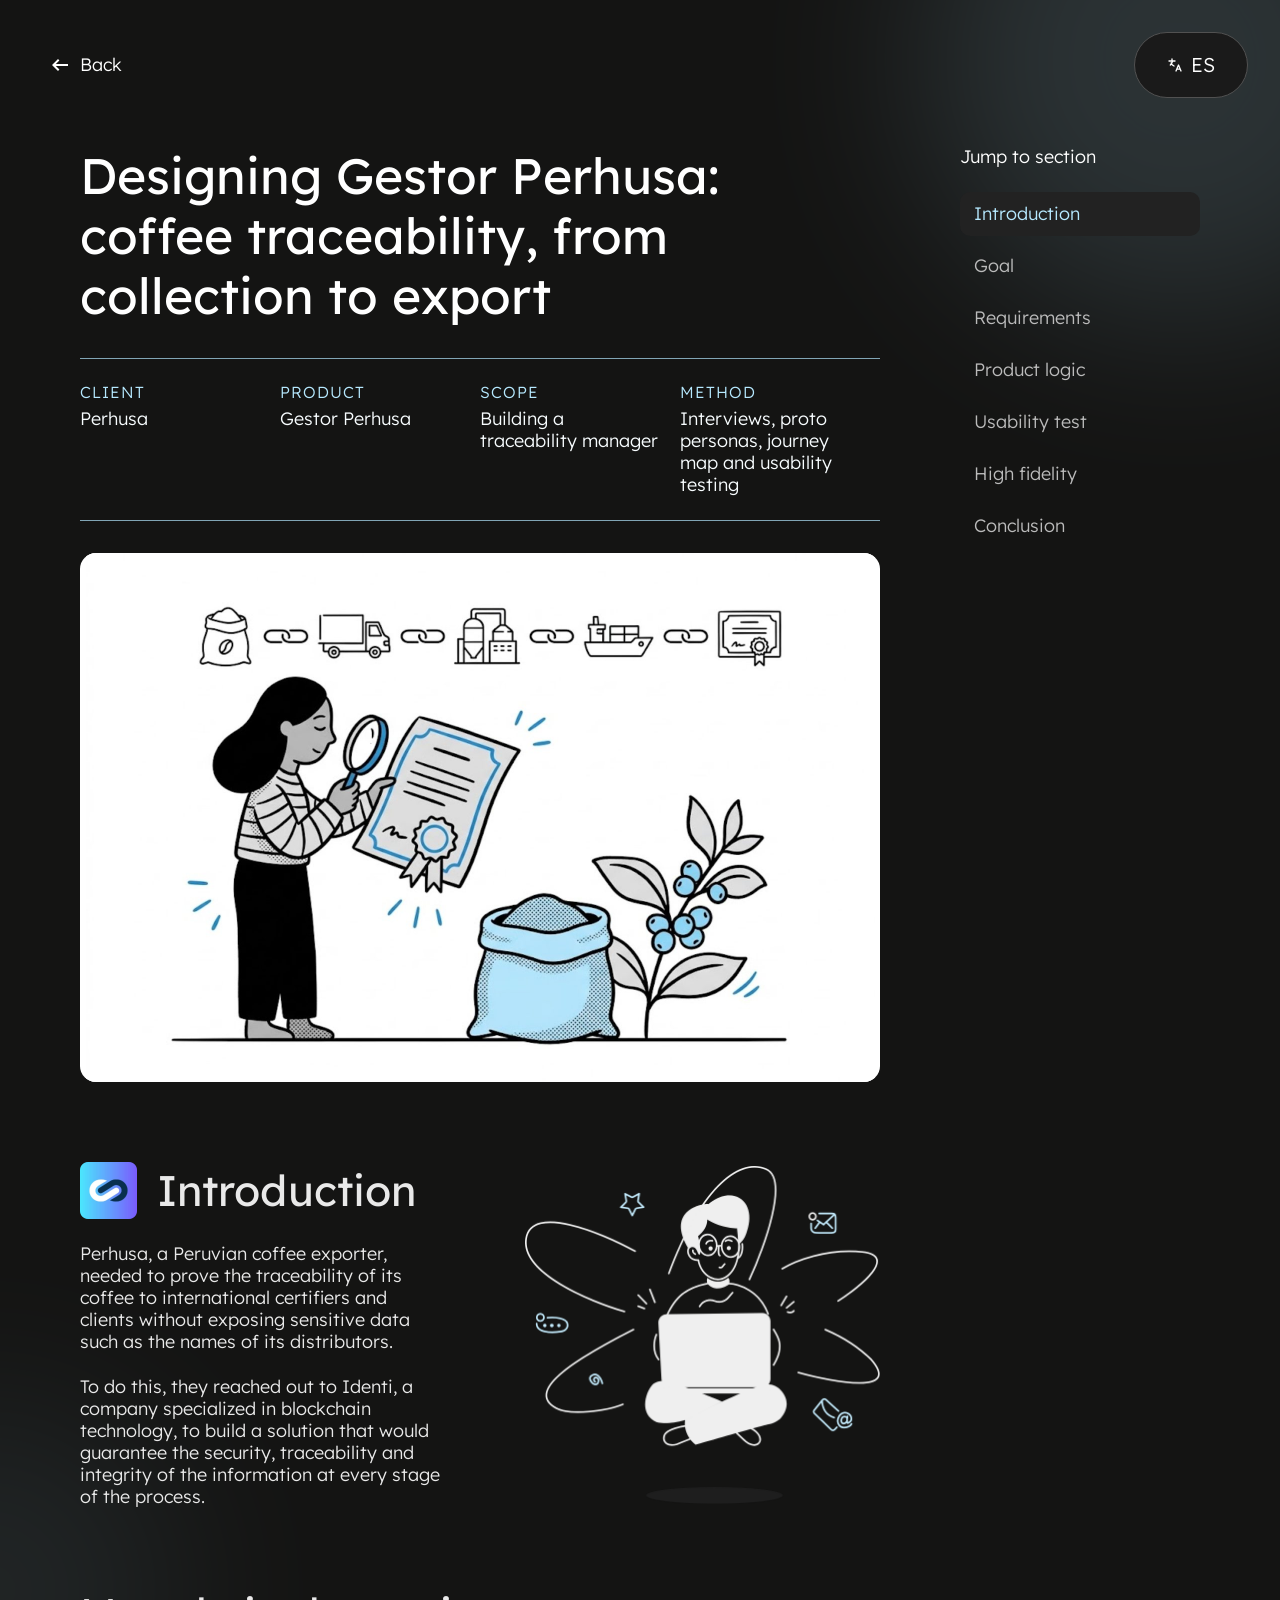
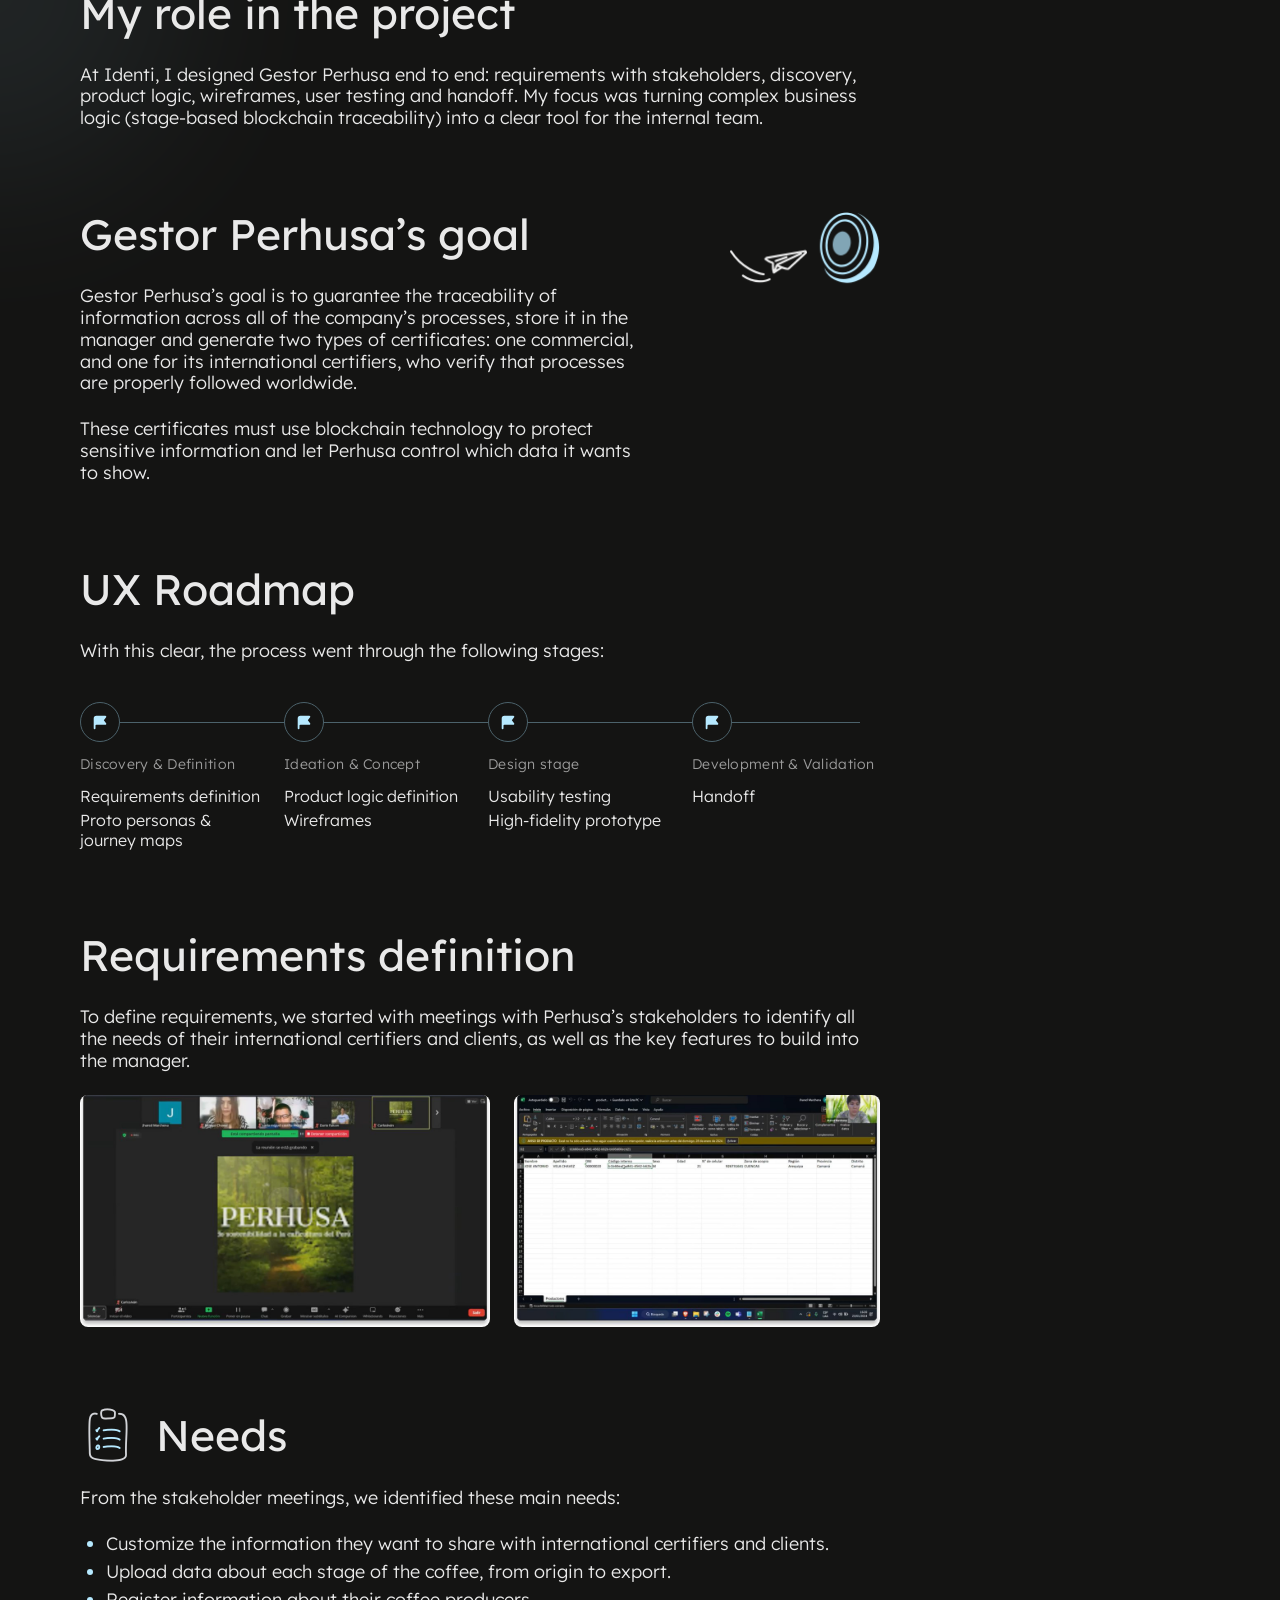
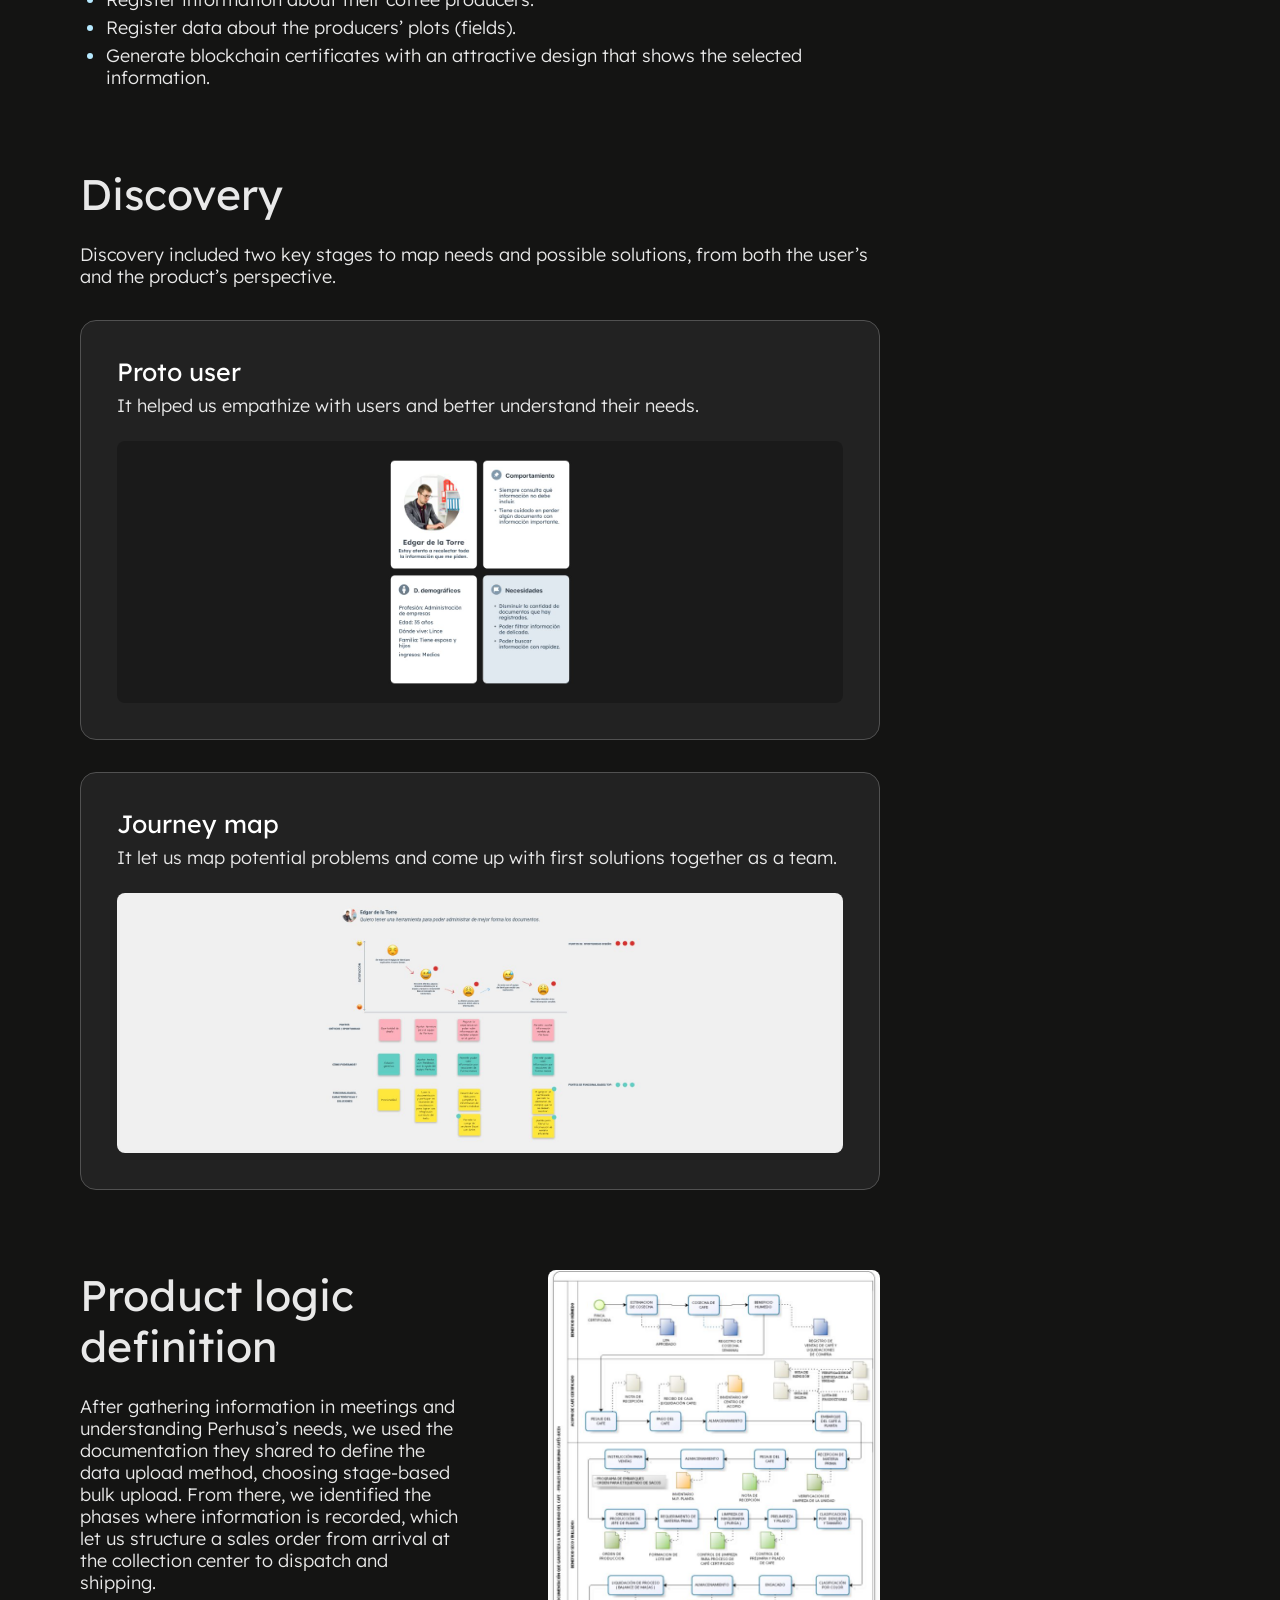
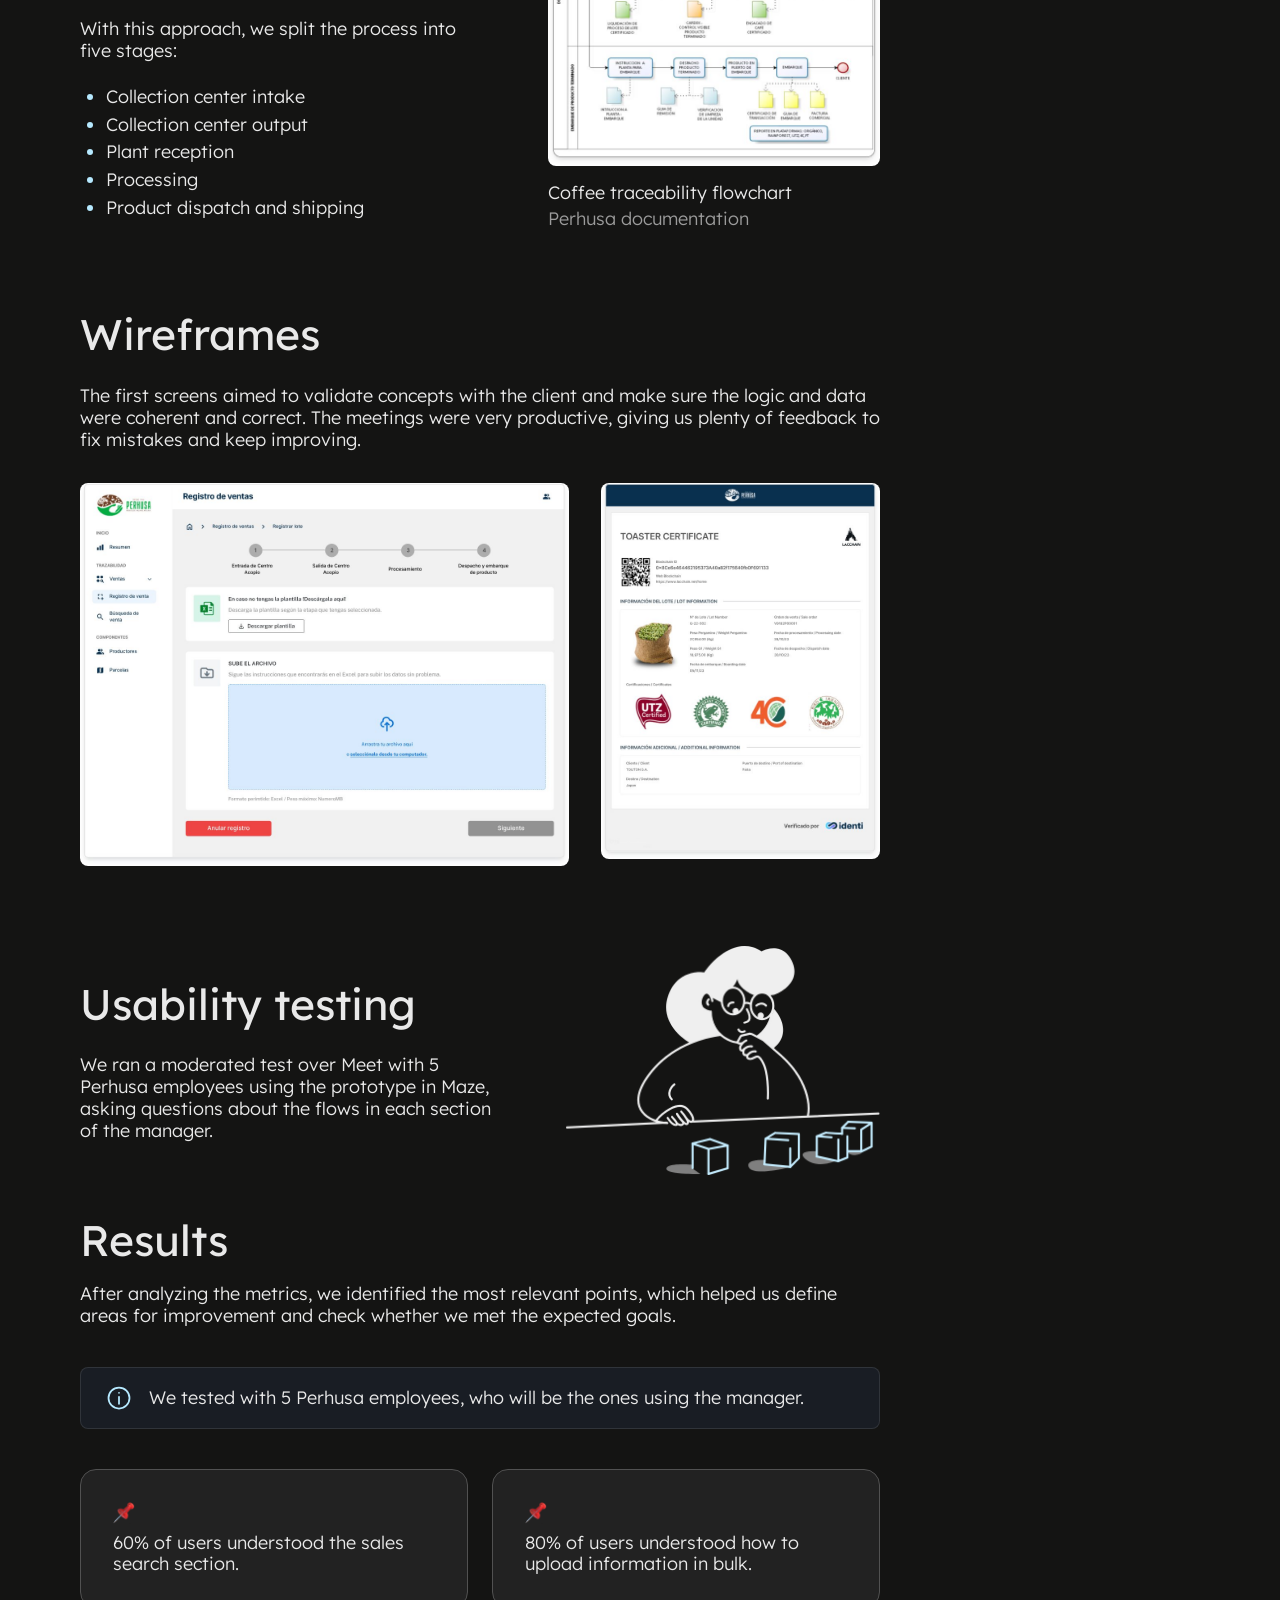
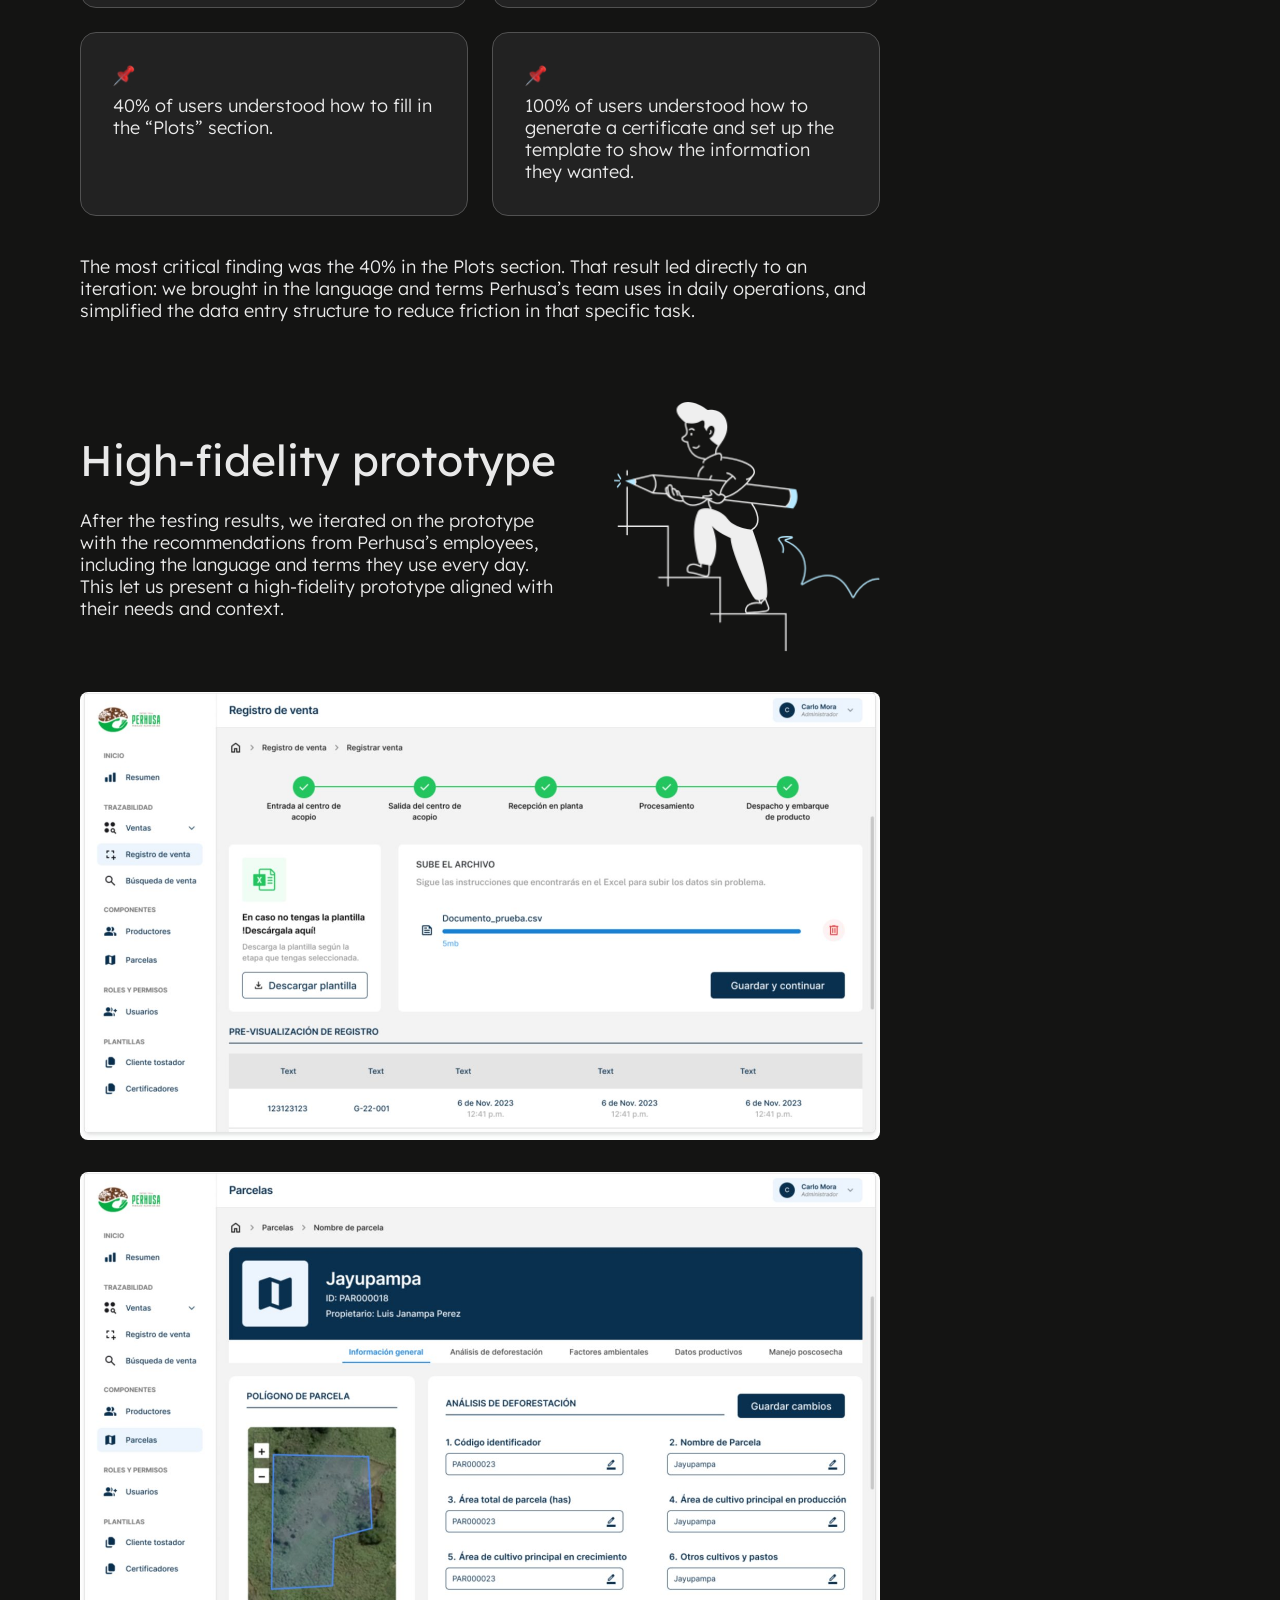
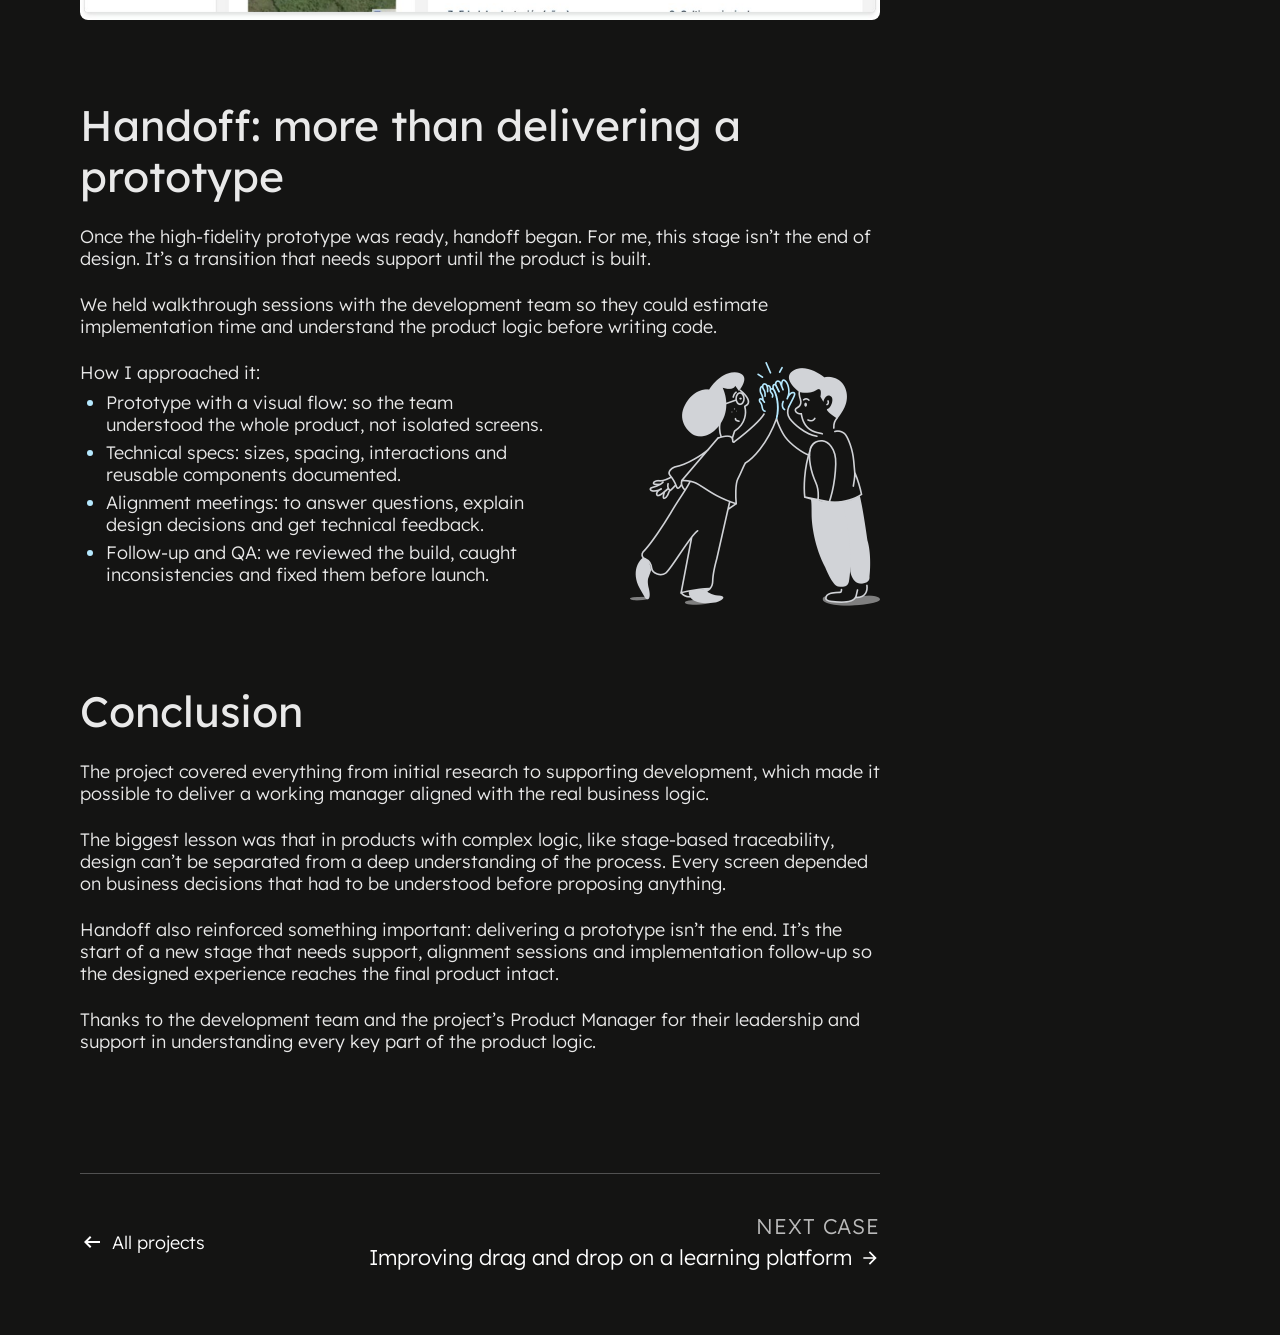
<file: casos/perhusa.html>
<!doctype html>
<html lang="es" data-title-es="Diseño del Gestor Perhusa · Jhared Marchena" data-title-en="Designing Gestor Perhusa · Jhared Marchena">
<head>
<meta charset="utf-8">
<meta name="viewport" content="width=device-width, initial-scale=1">
<title>Diseño del Gestor Perhusa · Jhared Marchena</title>
<link rel="icon" href="../assets/favicon.svg" type="image/svg+xml">
<link rel="icon" href="../assets/favicon-32.png" sizes="32x32" type="image/png">
<link rel="apple-touch-icon" href="../assets/apple-touch-icon.png">
<meta name="theme-color" content="#141413">
<meta property="og:type" content="website">
<meta property="og:title" content="Diseño del Gestor Perhusa · Jhared Marchena">
<meta property="og:description" content="Diseño del Gestor Perhusa. Caso de estudio de Jhared Marchena, Product Designer.">
<meta property="og:url" content="https://jharedmarchena198-cmyk.github.io/jharedmarchena.github.io/casos/perhusa.html">
<meta property="og:image" content="https://jharedmarchena198-cmyk.github.io/jharedmarchena.github.io/assets/og-image.png">
<meta property="og:image:width" content="1200">
<meta property="og:image:height" content="630">
<meta name="twitter:card" content="summary_large_image">
<meta name="twitter:image" content="https://jharedmarchena198-cmyk.github.io/jharedmarchena.github.io/assets/og-image.png">
<meta name="description" content="Diseño del Gestor Perhusa. Caso de estudio de Jhared Marchena, Product Designer.">
<meta name="theme-color" content="#141413">
<link rel="preconnect" href="https://fonts.googleapis.com">
<link rel="preconnect" href="https://fonts.gstatic.com" crossorigin>
<link href="https://fonts.googleapis.com/css2?family=JetBrains+Mono:wght@500&family=Lexend+Deca:wght@300;400;500&display=swap" rel="stylesheet">
<link rel="stylesheet" href="../assets/css/styles.css">
<link rel="stylesheet" href="../assets/css/case.css">
</head>
<body>
<div class="case-page">
  <div class="case-orb o1" aria-hidden="true"></div>
  <div class="case-orb o2" aria-hidden="true"></div>
  <header class="case-top">
    <a class="back" href="../index.html#proyectos"><svg width="24" height="24" viewBox="0 0 24 24" fill="currentColor" aria-hidden="true"><path d="M10 18 4 12l6-6 1.4 1.45L7.85 11H20v2H7.85l3.55 3.55L10 18Z"/></svg><span data-l="es">Volver</span><span data-l="en">Back</span></a>
    <button class="lang-pill" id="lang-toggle" type="button" aria-label="Cambiar idioma / Change language"><svg width="16" height="16" viewBox="0 0 16 16" fill="none" stroke="#fff" stroke-width="1.33" stroke-linecap="round" stroke-linejoin="round" aria-hidden="true"><path d="M2 4h6M5 2v2M3.3 8c.9-.9 1.9-2.4 2.3-4M4 6c.5 1.2 1.6 2.3 3 3M9 14l2.5-6L14 14M9.8 12.2h3.4"/></svg><span id="lang-label">EN</span></button>
  </header>
  <nav class="toc-mobile" aria-label="Secciones"><a href="#introduccion"><span data-l="es">Introducción</span><span data-l="en">Introduction</span></a><a href="#objetivo"><span data-l="es">Objetivo</span><span data-l="en">Goal</span></a><a href="#requerimientos"><span data-l="es">Requerimientos</span><span data-l="en">Requirements</span></a><a href="#logica"><span data-l="es">Definición de lógica</span><span data-l="en">Product logic</span></a><a href="#test"><span data-l="es">Test de usabilidad</span><span data-l="en">Usability test</span></a><a href="#alta-fidelidad"><span data-l="es">Alta fidelidad</span><span data-l="en">High fidelity</span></a><a href="#conclusion"><span data-l="es">Conclusión</span><span data-l="en">Conclusion</span></a></nav>
  <div class="case-layout">
    <main class="case-content">
<section id="inicio" class="stack-32">
<h1 class="c-h1"><span data-l="es">Diseño del Gestor Perhusa: trazabilidad del café, del acopio a la exportación</span><span data-l="en">Designing Gestor Perhusa: coffee traceability, from collection to export</span></h1>
<dl class="c-meta"><div><dt><span data-l="es">CLIENTE</span><span data-l="en">CLIENT</span></dt><dd><span data-l="es">Perhusa</span><span data-l="en">Perhusa</span></dd></div><div><dt><span data-l="es">PRODUCTO</span><span data-l="en">PRODUCT</span></dt><dd><span data-l="es">Gestor Perhusa</span><span data-l="en">Gestor Perhusa</span></dd></div><div><dt><span data-l="es">ALCANCE</span><span data-l="en">SCOPE</span></dt><dd><span data-l="es">Creación de gestor de trazabilidad</span><span data-l="en">Building a traceability manager</span></dd></div><div><dt><span data-l="es">MÉTODO</span><span data-l="en">METHOD</span></dt><dd><span data-l="es">Entrevistas, proto personas, journey map y test de usabilidad</span><span data-l="en">Interviews, proto personas, journey map and usability testing</span></dd></div></dl>
<div class="c-cover"><img class="" src="../assets/img/casos/p-hero.jpg" alt="Ilustración del caso Perhusa" width="789" height="529"></div>
</section>
<section id="introduccion" class="stack">
<div class="split">
  <div class="stack">
    <h2 class="c-h2"><img src="../assets/img/casos/p-identi.png" alt="Logo de Identi" width="57" height="57"><span data-l="es">Introducción</span><span data-l="en">Introduction</span></h2>
    <p class="c-p"><span data-l="es">Perhusa, exportadora de café peruano, necesitaba demostrar la trazabilidad de su café a certificadores y clientes internacionales, sin exponer datos sensibles como el nombre de sus distribuidores.</span><span data-l="en">Perhusa, a Peruvian coffee exporter, needed to prove the traceability of its coffee to international certifiers and clients without exposing sensitive data such as the names of its distributors.</span></p>
    <p class="c-p"><span data-l="es">Para lograrlo, se contactaron con Identi, empresa especializada en tecnología blockchain, con el objetivo de desarrollar una solución que garantizara la seguridad, trazabilidad e integridad de la información en cada etapa del proceso.</span><span data-l="en">To do this, they reached out to Identi, a company specialized in blockchain technology, to build a solution that would guarantee the security, traceability and integrity of the information at every stage of the process.</span></p>
  </div>
  <img class="" src="../assets/img/casos/p-ilustra-intro.png" alt="" width="355" height="338" loading="lazy">
</div>
</section>
<section class="stack">
<h2 class="c-h2"><span data-l="es">Mi rol en el proyecto</span><span data-l="en">My role in the project</span></h2>
<p class="c-p"><span data-l="es">Desde Identi, diseñé el Gestor Perhusa de punta a punta: requerimientos con stakeholders, discovery, lógica de producto, wireframes, testing con usuarios y handoff. Mi foco fue traducir una lógica de negocio compleja (trazabilidad blockchain por etapas) en una herramienta clara para el equipo interno.</span><span data-l="en">At Identi, I designed Gestor Perhusa end to end: requirements with stakeholders, discovery, product logic, wireframes, user testing and handoff. My focus was turning complex business logic (stage-based blockchain traceability) into a clear tool for the internal team.</span></p>
</section>
<section id="objetivo" class="stack">
<div class="split split-top">
  <div class="stack">
    <h2 class="c-h2"><span data-l="es">Objetivo de Gestor Perhusa</span><span data-l="en">Gestor Perhusa’s goal</span></h2>
    <p class="c-p"><span data-l="es">El objetivo del Gestor Perhusa es garantizar la trazabilidad de la información en todos los procesos que maneja la empresa, almacenarla en el gestor y generar dos tipos de certificados, uno comercial y otro para sus certificadores internacionales, encargados de verificar el cumplimiento adecuado de los procesos a nivel global.</span><span data-l="en">Gestor Perhusa’s goal is to guarantee the traceability of information across all of the company’s processes, store it in the manager and generate two types of certificates: one commercial, and one for its international certifiers, who verify that processes are properly followed worldwide.</span></p>
    <p class="c-p"><span data-l="es">Estos certificados deben contar con tecnología blockchain para proteger la información sensible y además permitir que Perhusa controle qué datos desea mostrar.</span><span data-l="en">These certificates must use blockchain technology to protect sensitive information and let Perhusa control which data it wants to show.</span></p>
  </div>
  <img class="" src="../assets/img/casos/p-ilustra-objetivo.png" alt="" width="150" height="80" loading="lazy">
</div>
</section>
<section class="stack-40">
<div class="stack">
  <h2 class="c-h2"><span data-l="es">UX Roadmap</span><span data-l="en">UX Roadmap</span></h2>
  <p class="c-p"><span data-l="es">Con esto claro, el proceso involucró las siguientes etapas:</span><span data-l="en">With this clear, the process went through the following stages:</span></p>
</div>
<div class="roadmap"><div class="step"><span class="flag"><svg width="18" height="18" viewBox="0 0 20 20" fill="currentColor" aria-hidden="true"><path fill-rule="evenodd" d="M3 6a3 3 0 0 1 3-3h10a1 1 0 0 1 .8 1.6L14.25 8l2.55 3.4A1 1 0 0 1 16 13H6a1 1 0 0 0-1 1v3a1 1 0 1 1-2 0V6Z" clip-rule="evenodd"/></svg></span><p class="phase"><span data-l="es">Descubrimiento y Definición</span><span data-l="en">Discovery &amp; Definition</span></p><ul><li><span data-l="es">Definición de requerimientos</span><span data-l="en">Requirements definition</span></li><li><span data-l="es">Proto personas &amp; journey maps</span><span data-l="en">Proto personas &amp; journey maps</span></li></ul></div><div class="step"><span class="flag"><svg width="18" height="18" viewBox="0 0 20 20" fill="currentColor" aria-hidden="true"><path fill-rule="evenodd" d="M3 6a3 3 0 0 1 3-3h10a1 1 0 0 1 .8 1.6L14.25 8l2.55 3.4A1 1 0 0 1 16 13H6a1 1 0 0 0-1 1v3a1 1 0 1 1-2 0V6Z" clip-rule="evenodd"/></svg></span><p class="phase"><span data-l="es">Ideación &amp; Conceptualización</span><span data-l="en">Ideation &amp; Concept</span></p><ul><li><span data-l="es">Definición de lógica de producto</span><span data-l="en">Product logic definition</span></li><li><span data-l="es">Wireframes</span><span data-l="en">Wireframes</span></li></ul></div><div class="step"><span class="flag"><svg width="18" height="18" viewBox="0 0 20 20" fill="currentColor" aria-hidden="true"><path fill-rule="evenodd" d="M3 6a3 3 0 0 1 3-3h10a1 1 0 0 1 .8 1.6L14.25 8l2.55 3.4A1 1 0 0 1 16 13H6a1 1 0 0 0-1 1v3a1 1 0 1 1-2 0V6Z" clip-rule="evenodd"/></svg></span><p class="phase"><span data-l="es">Etapa de Diseño</span><span data-l="en">Design stage</span></p><ul><li><span data-l="es">Testing de usabilidad</span><span data-l="en">Usability testing</span></li><li><span data-l="es">Prototipo de alta fidelidad</span><span data-l="en">High-fidelity prototype</span></li></ul></div><div class="step"><span class="flag"><svg width="18" height="18" viewBox="0 0 20 20" fill="currentColor" aria-hidden="true"><path fill-rule="evenodd" d="M3 6a3 3 0 0 1 3-3h10a1 1 0 0 1 .8 1.6L14.25 8l2.55 3.4A1 1 0 0 1 16 13H6a1 1 0 0 0-1 1v3a1 1 0 1 1-2 0V6Z" clip-rule="evenodd"/></svg></span><p class="phase"><span data-l="es">Desarrollo &amp; Validación</span><span data-l="en">Development &amp; Validation</span></p><ul><li><span data-l="es">Handoff</span><span data-l="en">Handoff</span></li></ul></div></div>
</section>
<section id="requerimientos" class="stack">
<h2 class="c-h2"><span data-l="es">Definición de requerimientos</span><span data-l="en">Requirements definition</span></h2>
<p class="c-p"><span data-l="es">Para definir requerimientos partimos con reuniones con stakeholders de Perhusa para identificar todas las necesidades de sus certificadores internacionales y clientes, además de las funcionalidades clave a integrar en el gestor.</span><span data-l="en">To define requirements, we started with meetings with Perhusa’s stakeholders to identify all the needs of their international certifiers and clients, as well as the key features to build into the manager.</span></p>
<div class="grid-2" style="grid-template-columns:491fr 438fr">
  <img class="full-img r4" src="../assets/img/casos/p-req1.jpg" alt="Reunión de requerimientos con stakeholders" width="491" height="274" loading="lazy">
  <img class="full-img r4" src="../assets/img/casos/p-req2.jpg" alt="Reunión de requerimientos con stakeholders" width="438" height="274" loading="lazy">
</div>
</section>
<section class="stack">
<h2 class="c-h2"><img src="../assets/img/casos/p-clipboard.png" alt="" width="56" height="56"><span data-l="es">Necesidades</span><span data-l="en">Needs</span></h2>
<p class="c-p"><span data-l="es">A partir de las reuniones con stakeholders, identificamos las siguientes necesidades principales:</span><span data-l="en">From the stakeholder meetings, we identified these main needs:</span></p>
<ul class="c-list"><li><span data-l="es">Personalizar la información que desean compartir con certificadores internacionales y clientes.</span><span data-l="en">Customize the information they want to share with international certifiers and clients.</span></li><li><span data-l="es">Subir datos sobre las distintas etapas del café, desde su origen hasta la exportación.</span><span data-l="en">Upload data about each stage of the coffee, from origin to export.</span></li><li><span data-l="es">Registrar información de sus productores de café.</span><span data-l="en">Register information about their coffee producers.</span></li><li><span data-l="es">Registrar datos sobre las parcelas (campos) de los productores.</span><span data-l="en">Register data about the producers’ plots (fields).</span></li><li><span data-l="es">Generar certificados con tecnología blockchain, con un diseño atractivo y que muestre la información seleccionada.</span><span data-l="en">Generate blockchain certificates with an attractive design that shows the selected information.</span></li></ul>
</section>
<section id="discovery" class="stack-32">
<div class="stack">
  <h2 class="c-h2"><span data-l="es">Discovery</span><span data-l="en">Discovery</span></h2>
  <p class="c-p"><span data-l="es">El proceso de descubrimiento incluyó dos etapas fundamentales para mapear necesidades y posibles soluciones, tanto desde la perspectiva del usuario como del producto.</span><span data-l="en">Discovery included two key stages to map needs and possible solutions, from both the user’s and the product’s perspective.</span></p>
</div>
<div class="stack-32">
  <div class="box pad36">
    <div class="stack-8"><h3 class="c-h4"><span data-l="es">Proto usuario</span><span data-l="en">Proto user</span></h3><p class="c-p"><span data-l="es">Nos permitió empatizar con los usuarios y entender mejor sus necesidades.</span><span data-l="en">It helped us empathize with users and better understand their needs.</span></p></div>
    <img class="full-img r4" src="../assets/img/casos/p-persona.jpg" alt="Proto persona: Edgar de la Torre" width="888" height="320" loading="lazy">
  </div>
  <div class="box pad36">
    <div class="stack-8"><h3 class="c-h4"><span data-l="es">Journey map</span><span data-l="en">Journey map</span></h3><p class="c-p"><span data-l="es">Permitió mapear posibles problemas y generar soluciones iniciales en conjunto como equipo.</span><span data-l="en">It let us map potential problems and come up with first solutions together as a team.</span></p></div>
    <img class="full-img r8" src="../assets/img/casos/p-journey.jpg" alt="Journey map del gestor" width="888" height="318" loading="lazy">
  </div>
</div>
</section>
<section id="logica" class="stack">
<div class="split split-top">
  <div class="stack">
    <h2 class="c-h2"><span data-l="es">Definición de lógica de producto</span><span data-l="en">Product logic definition</span></h2>
    <p class="c-p"><span data-l="es">Tras recopilar información en reuniones y comprender las necesidades de Perhusa, utilizamos la documentación proporcionada para definir el método de carga de datos, optando por una carga masiva por etapas. A partir de esto, identificamos las distintas fases en las que se registra información, permitiendo estructurar el proceso de una orden de venta, desde la entrada al centro de acopio hasta el despacho y embarque.</span><span data-l="en">After gathering information in meetings and understanding Perhusa’s needs, we used the documentation they shared to define the data upload method, choosing stage-based bulk upload. From there, we identified the phases where information is recorded, which let us structure a sales order from arrival at the collection center to dispatch and shipping.</span></p>
    <p class="c-p"><span data-l="es">Gracias a este enfoque, logramos dividir el proceso en cinco etapas:</span><span data-l="en">With this approach, we split the process into five stages:</span></p>
    <ul class="c-list"><li><span data-l="es">Entrada de centro de acopio</span><span data-l="en">Collection center intake</span></li><li><span data-l="es">Salida de centro de acopio</span><span data-l="en">Collection center output</span></li><li><span data-l="es">Recepción en planta</span><span data-l="en">Plant reception</span></li><li><span data-l="es">Procesamiento</span><span data-l="en">Processing</span></li><li><span data-l="es">Despacho y embarque de producto</span><span data-l="en">Product dispatch and shipping</span></li></ul>
  </div>
  <figure class="stack-16" style="flex:0 0 332px;max-width:100%">
    <img class="full-img r8" src="../assets/img/casos/p-flujo.jpg" alt="Flujograma de trazabilidad del café" width="332" height="501" loading="lazy">
    <figcaption class="caption"><p class="c-p"><span data-l="es">Flujograma de trazabilidad del café</span><span data-l="en">Coffee traceability flowchart</span></p><p class="c-p c-muted"><span data-l="es">Documentación de Perhusa</span><span data-l="en">Perhusa documentation</span></p></figcaption>
  </figure>
</div>
</section>
<section id="wireframes" class="stack-32">
<div class="stack">
  <h2 class="c-h2"><span data-l="es">Wireframes</span><span data-l="en">Wireframes</span></h2>
  <p class="c-p"><span data-l="es">Las primeras pantallas tenían como objetivo validar conceptos con los clientes y asegurar que la lógica y los datos incorporados fueran coherentes y correctos. Las reuniones fueron muy fructíferas durante este proceso, ya que nos dieron un amplio feedback que nos permitió corregir errores y mejorar continuamente.</span><span data-l="en">The first screens aimed to validate concepts with the client and make sure the logic and data were coherent and correct. The meetings were very productive, giving us plenty of feedback to fix mistakes and keep improving.</span></p>
</div>
<div class="grid-2 g32" style="grid-template-columns:587fr 334fr;align-items:start">
  <img class="full-img r4" src="../assets/img/casos/p-wire1.jpg" alt="Wireframe: registro de lotes" width="587" height="456" loading="lazy">
  <img class="full-img r4" src="../assets/img/casos/p-wire2.jpg" alt="Wireframe: certificado" width="334" height="456" loading="lazy">
</div>
</section>
<section id="test" class="stack-40">
<div class="split split-56">
  <div class="stack">
    <h2 class="c-h2"><span data-l="es">Testing de usabilidad</span><span data-l="en">Usability testing</span></h2>
    <p class="c-p"><span data-l="es">Hicimos un test moderado por Meet con 5 trabajadores de Perhusa, usando el prototipo en Maze. Durante este proceso, se formularon preguntas sobre los flujos en cada sección del gestor.</span><span data-l="en">We ran a moderated test over Meet with 5 Perhusa employees using the prototype in Maze, asking questions about the flows in each section of the manager.</span></p>
  </div>
  <img class="" src="../assets/img/casos/p-ilustra-test.png" alt="" width="314" height="231" loading="lazy">
</div>
<div class="stack-16">
  <h2 class="c-h2"><span data-l="es">Resultados</span><span data-l="en">Results</span></h2>
  <p class="c-p"><span data-l="es">Tras analizar las métricas, identificamos los puntos más relevantes, lo que nos permitió determinar áreas de mejora y verificar si cumplimos con los objetivos esperados.</span><span data-l="en">After analyzing the metrics, we identified the most relevant points, which helped us define areas for improvement and check whether we met the expected goals.</span></p>
</div>
<div class="callout"><svg width="28" height="28" viewBox="0 0 24 24" fill="none" stroke="#b6e9ff" stroke-width="1.5" stroke-linecap="round" aria-hidden="true"><circle cx="12" cy="12" r="9"/><path d="M12 11v6M12 7.5v.01"/></svg><p class="c-p"><span data-l="es">Testeamos a 5 trabajadores de Perhusa, quienes serán los encargados de utilizar el gestor.</span><span data-l="en">We tested with 5 Perhusa employees, who will be the ones using the manager.</span></p></div>
<div class="grid-2"><div class="box g8 pad32"><img src="../assets/img/casos/p-pin.png" alt="" width="22" height="22"><p class="c-p"><span data-l="es">60% de los usuarios entendieron la sección de búsqueda de ventas.</span><span data-l="en">60% of users understood the sales search section.</span></p></div><div class="box g8 pad32"><img src="../assets/img/casos/p-pin.png" alt="" width="22" height="22"><p class="c-p"><span data-l="es">80% de los usuarios entendieron cómo subir información de forma masiva.</span><span data-l="en">80% of users understood how to upload information in bulk.</span></p></div><div class="box g8 pad32"><img src="../assets/img/casos/p-pin.png" alt="" width="22" height="22"><p class="c-p"><span data-l="es">40% de los usuarios comprendieron cómo completar la información en la sección “Parcelas”.</span><span data-l="en">40% of users understood how to fill in the “Plots” section.</span></p></div><div class="box g8 pad32"><img src="../assets/img/casos/p-pin.png" alt="" width="22" height="22"><p class="c-p"><span data-l="es">100% de los usuarios comprendieron cómo generar un certificado y configurar la plantilla para mostrar la información deseada.</span><span data-l="en">100% of users understood how to generate a certificate and set up the template to show the information they wanted.</span></p></div></div>
<p class="c-p"><span data-l="es">El hallazgo más crítico fue el 40% en la sección Parcelas. Ese resultado derivó directamente en una iteración: incorporamos el lenguaje y términos que el equipo de Perhusa usa en su operación diaria, y simplificamos la estructura de entrada de datos para reducir la fricción en esa tarea específica.</span><span data-l="en">The most critical finding was the 40% in the Plots section. That result led directly to an iteration: we brought in the language and terms Perhusa’s team uses in daily operations, and simplified the data entry structure to reduce friction in that specific task.</span></p>
</section>
<section id="alta-fidelidad" class="stack-40">
<div class="split split-56">
  <div class="stack">
    <h2 class="c-h2"><span data-l="es">Prototipo de alta fidelidad</span><span data-l="en">High-fidelity prototype</span></h2>
    <p class="c-p"><span data-l="es">Tras los resultados del testing, iteramos el prototipo incorporando las recomendaciones de los trabajadores de Perhusa, incluyendo el lenguaje y términos que utilizan en su día a día. Esto nos permitió presentar un prototipo de alta fidelidad alineado con sus necesidades y contexto.</span><span data-l="en">After the testing results, we iterated on the prototype with the recommendations from Perhusa’s employees, including the language and terms they use every day. This let us present a high-fidelity prototype aligned with their needs and context.</span></p>
  </div>
  <img class="" src="../assets/img/casos/p-ilustra-proto.png" alt="" width="266" height="250" loading="lazy">
</div>
<div class="stack-32">
  <img class="full-img r8" src="../assets/img/casos/p-proto1.jpg" alt="Prototipo: registro de venta" width="764" height="424" loading="lazy">
  <img class="full-img r8" src="../assets/img/casos/p-proto2.jpg" alt="Prototipo: información general de parcelas cargadas" width="764" height="424" loading="lazy">
</div>
</section>
<section id="handoff" class="stack">
<h2 class="c-h2"><span data-l="es">Handoff: más que una entrega de prototipo</span><span data-l="en">Handoff: more than delivering a prototype</span></h2>
<p class="c-p"><span data-l="es">Cuando el prototipo de alta fidelidad estuvo listo, empezó el handoff. Para mí esta etapa no es el cierre del diseño, es una transición que hay que acompañar hasta que el producto esté implementado.</span><span data-l="en">Once the high-fidelity prototype was ready, handoff began. For me, this stage isn’t the end of design. It’s a transition that needs support until the product is built.</span></p>
<p class="c-p"><span data-l="es">Hicimos sesiones de socialización con el equipo de desarrollo para que pudieran estimar tiempos de implementación y entender la lógica del producto antes de escribir código.</span><span data-l="en">We held walkthrough sessions with the development team so they could estimate implementation time and understand the product logic before writing code.</span></p>
<div class="split split-top">
  <div class="stack-8">
    <p class="c-p"><span data-l="es">Cómo lo trabajé:</span><span data-l="en">How I approached it:</span></p>
    <ul class="c-list"><li><span data-l="es">Prototipo con flujo visual: para que el equipo entendiera el producto completo, no pantallas sueltas.</span><span data-l="en">Prototype with a visual flow: so the team understood the whole product, not isolated screens.</span></li><li><span data-l="es">Especificaciones técnicas: tamaños, espaciados, interacciones y componentes reutilizables documentados.</span><span data-l="en">Technical specs: sizes, spacing, interactions and reusable components documented.</span></li><li><span data-l="es">Reuniones de alineación: para resolver dudas, explicar decisiones de diseño y recibir feedback técnico.</span><span data-l="en">Alignment meetings: to answer questions, explain design decisions and get technical feedback.</span></li><li><span data-l="es">Seguimiento y QA: revisamos la implementación, detectamos inconsistencias y las ajustamos antes de salir.</span><span data-l="en">Follow-up and QA: we reviewed the build, caught inconsistencies and fixed them before launch.</span></li></ul>
  </div>
  <img class="" src="../assets/img/casos/p-ilustra-handoff.png" alt="" width="250" height="243" loading="lazy">
</div>
</section>
<section id="conclusion" class="stack">
<h2 class="c-h2"><span data-l="es">Conclusión</span><span data-l="en">Conclusion</span></h2>
<p class="c-p"><span data-l="es">El proyecto abarcó desde la investigación inicial hasta el acompañamiento en desarrollo, lo que permitió entregar un gestor funcional alineado con la lógica real del negocio.</span><span data-l="en">The project covered everything from initial research to supporting development, which made it possible to deliver a working manager aligned with the real business logic.</span></p>
<p class="c-p"><span data-l="es">El mayor aprendizaje fue que en productos con lógica compleja, como la trazabilidad por etapas, el diseño no puede separarse del entendimiento profundo del proceso. Cada pantalla dependía de decisiones de negocio que había que comprender antes de proponer.</span><span data-l="en">The biggest lesson was that in products with complex logic, like stage-based traceability, design can’t be separated from a deep understanding of the process. Every screen depended on business decisions that had to be understood before proposing anything.</span></p>
<p class="c-p"><span data-l="es">El proceso de handoff también reforzó algo importante: entregar un prototipo no es el final. Es el inicio de una nueva etapa que requiere acompañamiento, sesiones de alineación y seguimiento en implementación para que la experiencia diseñada llegue intacta al producto final.</span><span data-l="en">Handoff also reinforced something important: delivering a prototype isn’t the end. It’s the start of a new stage that needs support, alignment sessions and implementation follow-up so the designed experience reaches the final product intact.</span></p>
<p class="c-p"><span data-l="es">Agradezco al equipo de desarrollo y a la Product Manager del proyecto por su liderazgo y apoyo en la comprensión de cada aspecto clave de la lógica del producto.</span><span data-l="en">Thanks to the development team and the project’s Product Manager for their leadership and support in understanding every key part of the product logic.</span></p>
</section>

      <footer class="next-case">
        <a href="../index.html#proyectos"><svg width="24" height="24" viewBox="0 0 24 24" fill="currentColor" aria-hidden="true"><path d="M10 18 4 12l6-6 1.4 1.45L7.85 11H20v2H7.85l3.55 3.55L10 18Z"/></svg><span data-l="es">Todos los proyectos</span><span data-l="en">All projects</span></a>
        <a class="nx" href="plataforma-educativa.html"><small><span data-l="es">SIGUIENTE CASO</span><span data-l="en">NEXT CASE</span></small><span><span data-l="es">Mejora del drag and drop en una plataforma educativa</span><span data-l="en">Improving drag and drop on a learning platform</span> <svg width="20" height="20" viewBox="0 0 20 20" fill="currentColor" aria-hidden="true"><path d="M13.4793 10.8333H3.3335V9.16666H13.4793L8.81266 4.49999L10.0002 3.33333L16.6668 9.99999L10.0002 16.6667L8.81266 15.5L13.4793 10.8333Z"/></svg></span></a>
      </footer>
    </main>
    <aside class="toc" aria-label="Saltar a la sección">
      <p class="toc-label"><span data-l="es">Saltar a la sección</span><span data-l="en">Jump to section</span></p>
      <ol><li><a href="#introduccion"><span data-l="es">Introducción</span><span data-l="en">Introduction</span></a></li><li><a href="#objetivo"><span data-l="es">Objetivo</span><span data-l="en">Goal</span></a></li><li><a href="#requerimientos"><span data-l="es">Requerimientos</span><span data-l="en">Requirements</span></a></li><li><a href="#logica"><span data-l="es">Definición de lógica</span><span data-l="en">Product logic</span></a></li><li><a href="#test"><span data-l="es">Test de usabilidad</span><span data-l="en">Usability test</span></a></li><li><a href="#alta-fidelidad"><span data-l="es">Alta fidelidad</span><span data-l="en">High fidelity</span></a></li><li><a href="#conclusion"><span data-l="es">Conclusión</span><span data-l="en">Conclusion</span></a></li></ol>
    </aside>
  </div>
</div>
<script src="../assets/js/case.js"></script>
</body>
</html>
</file>
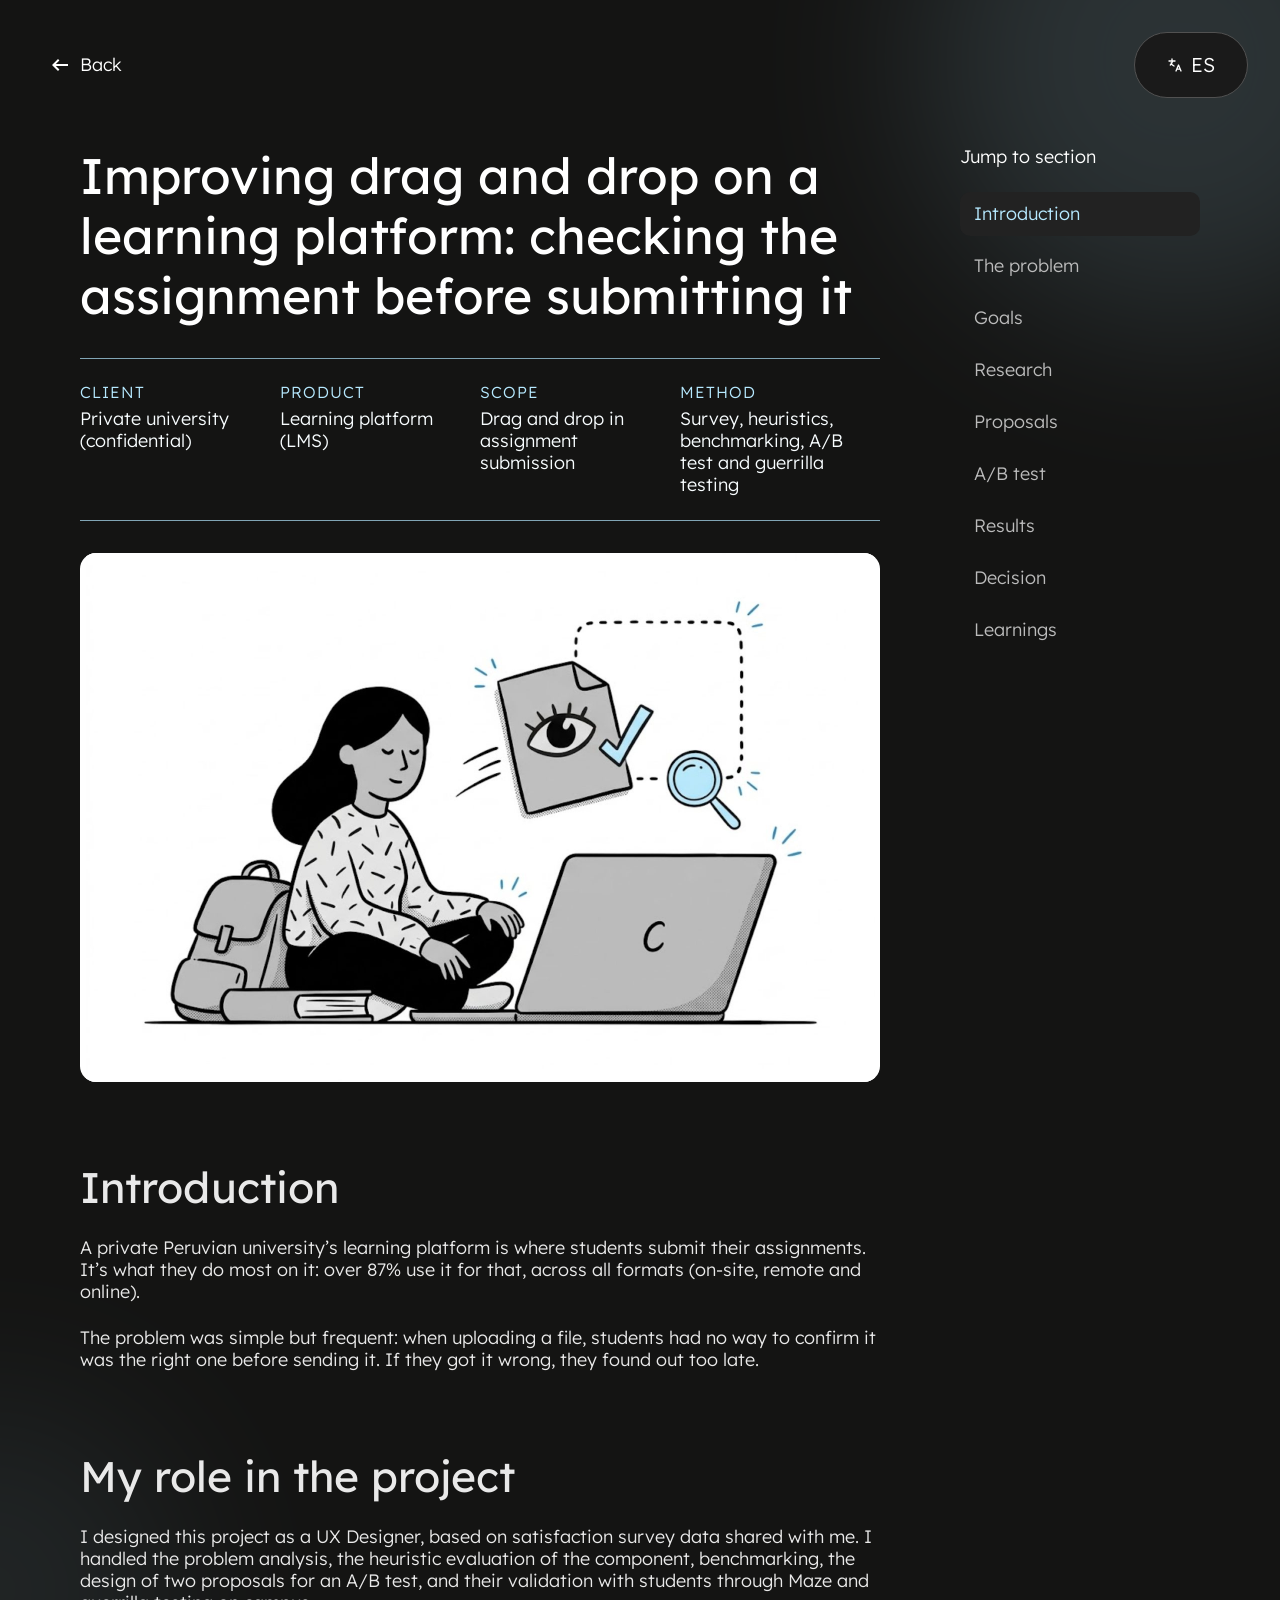
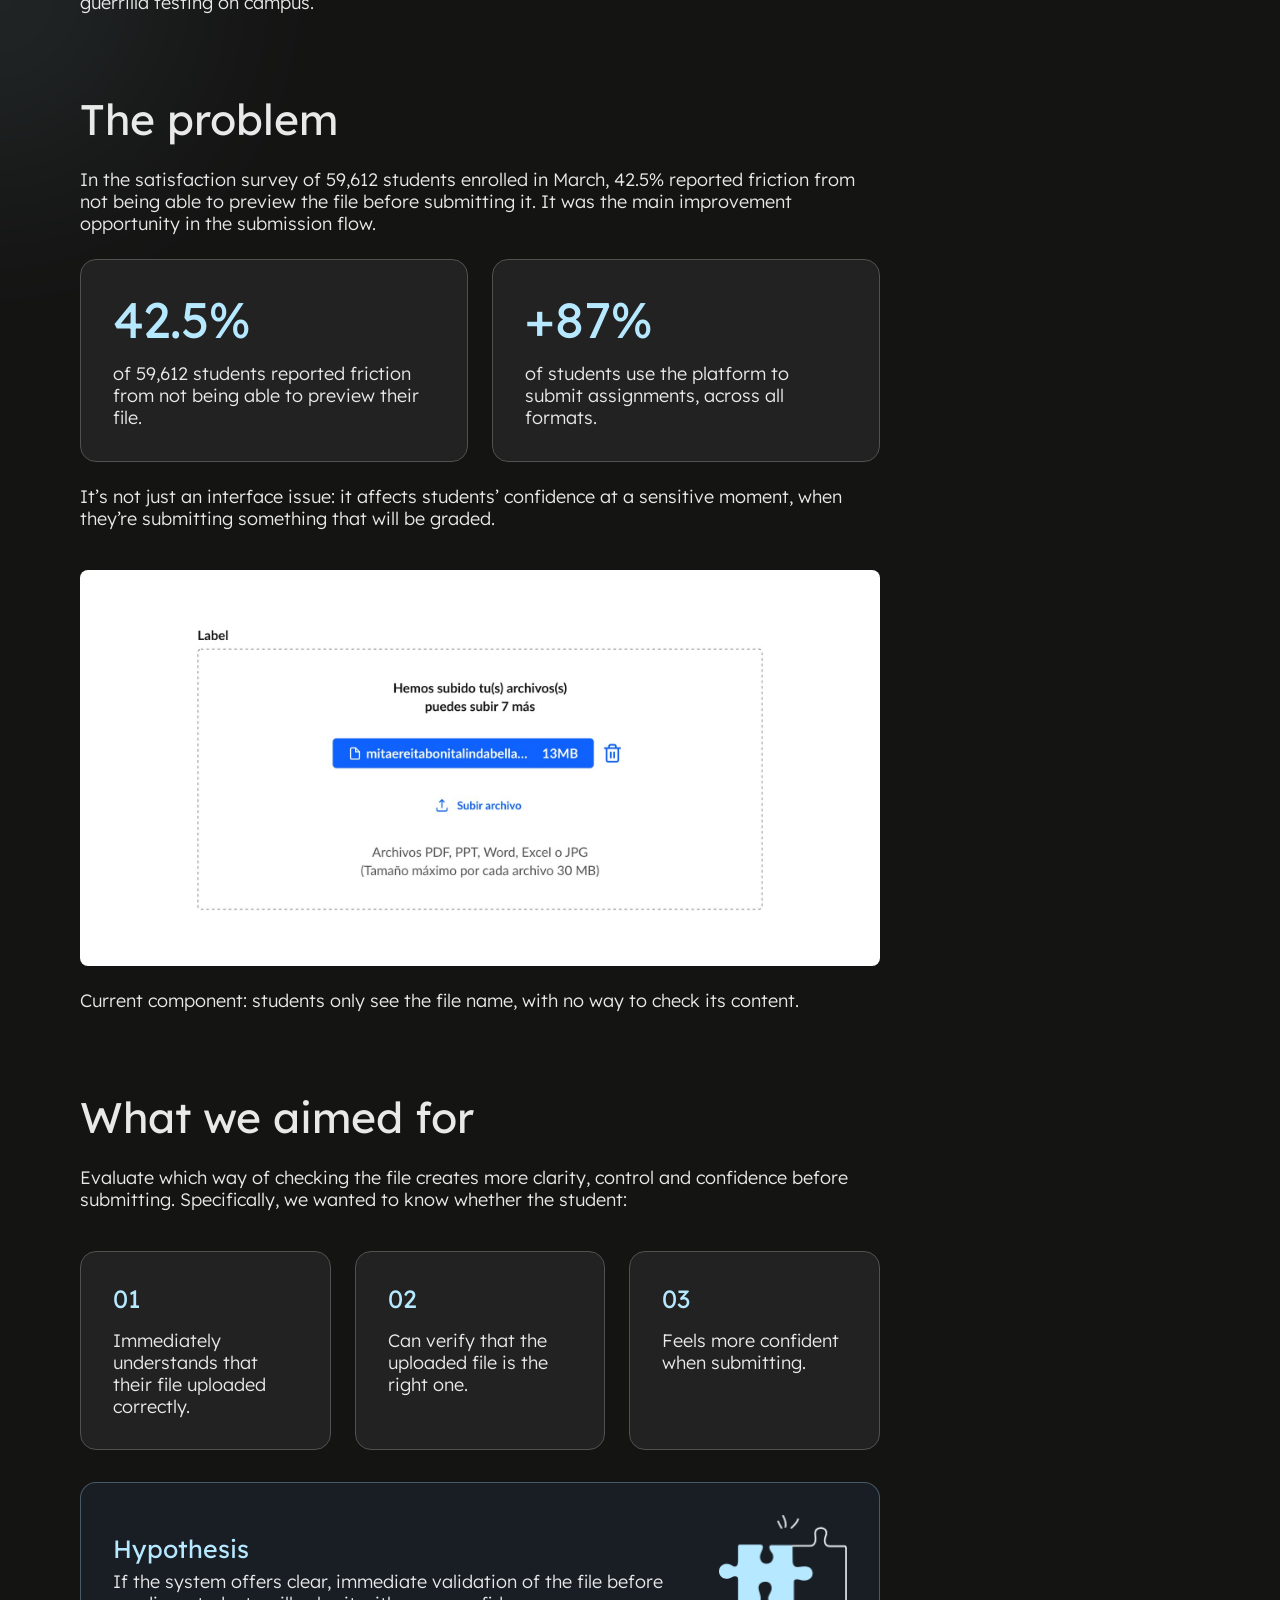
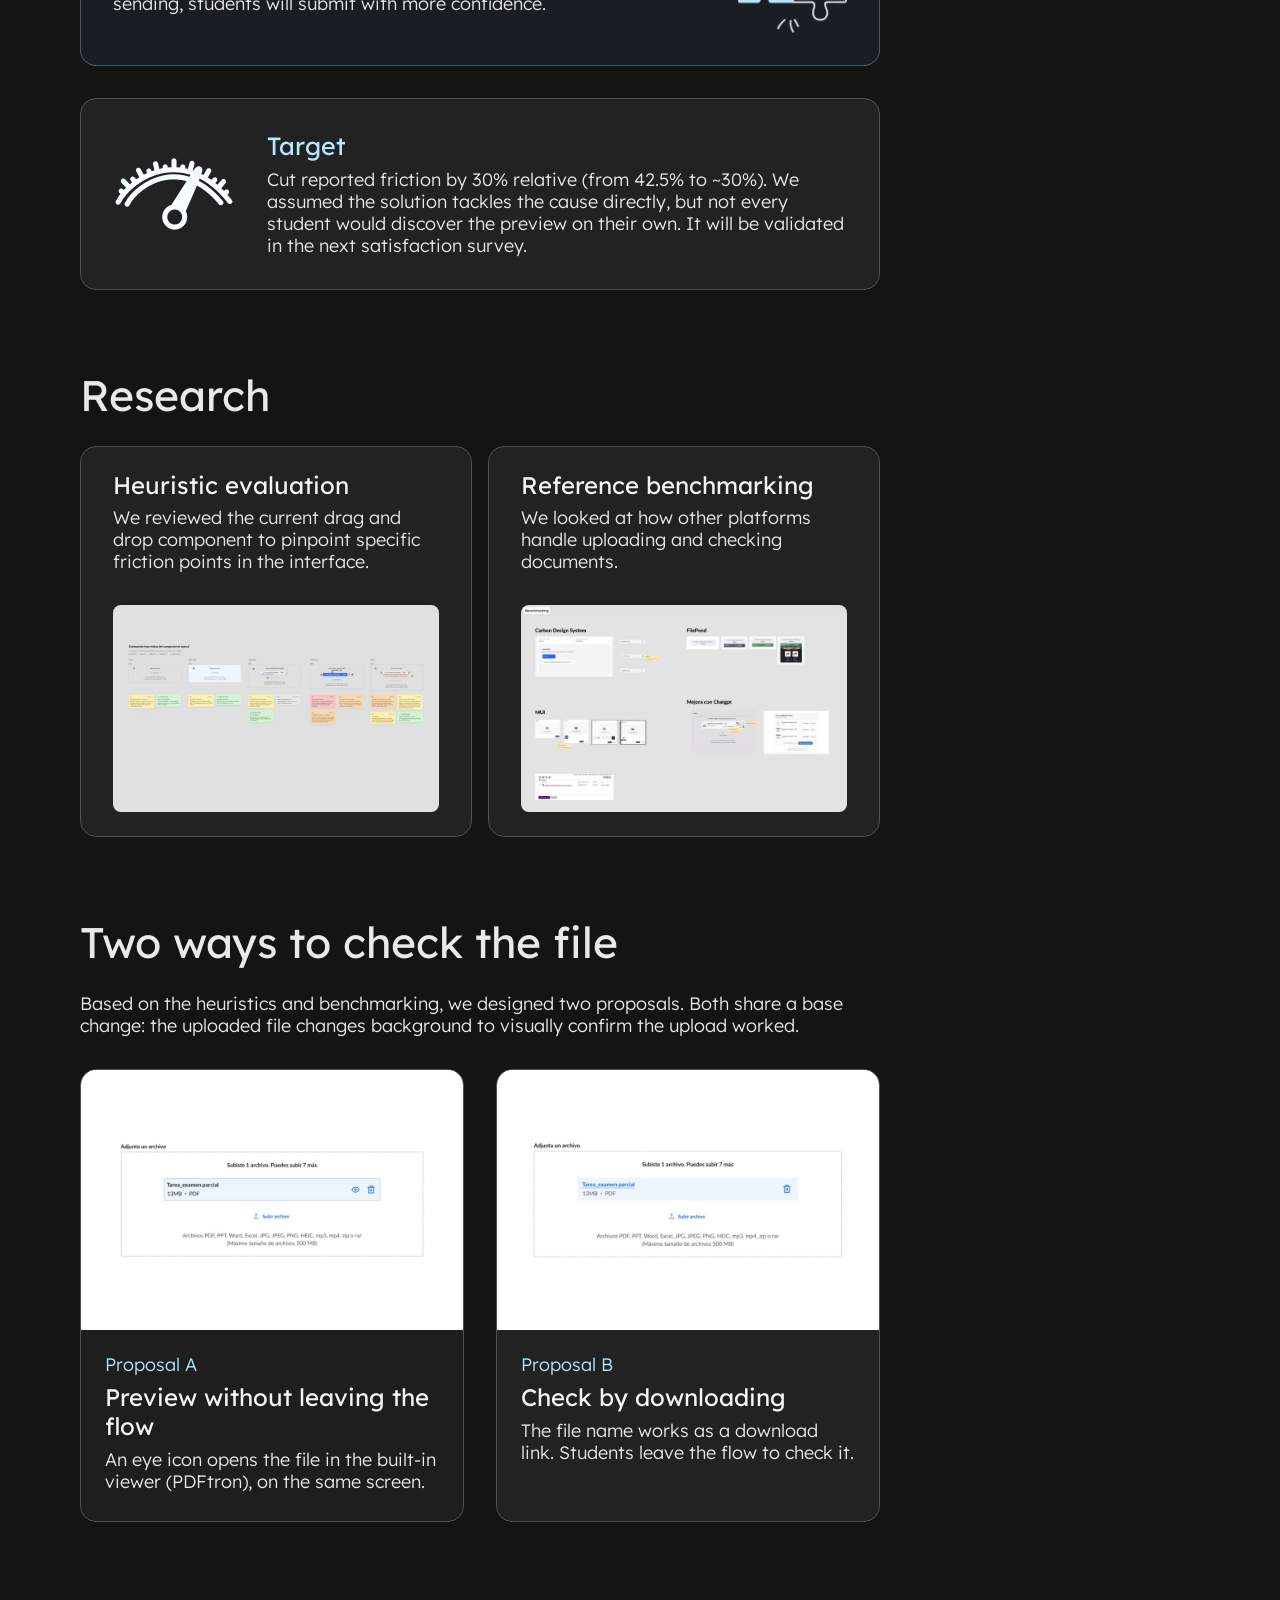
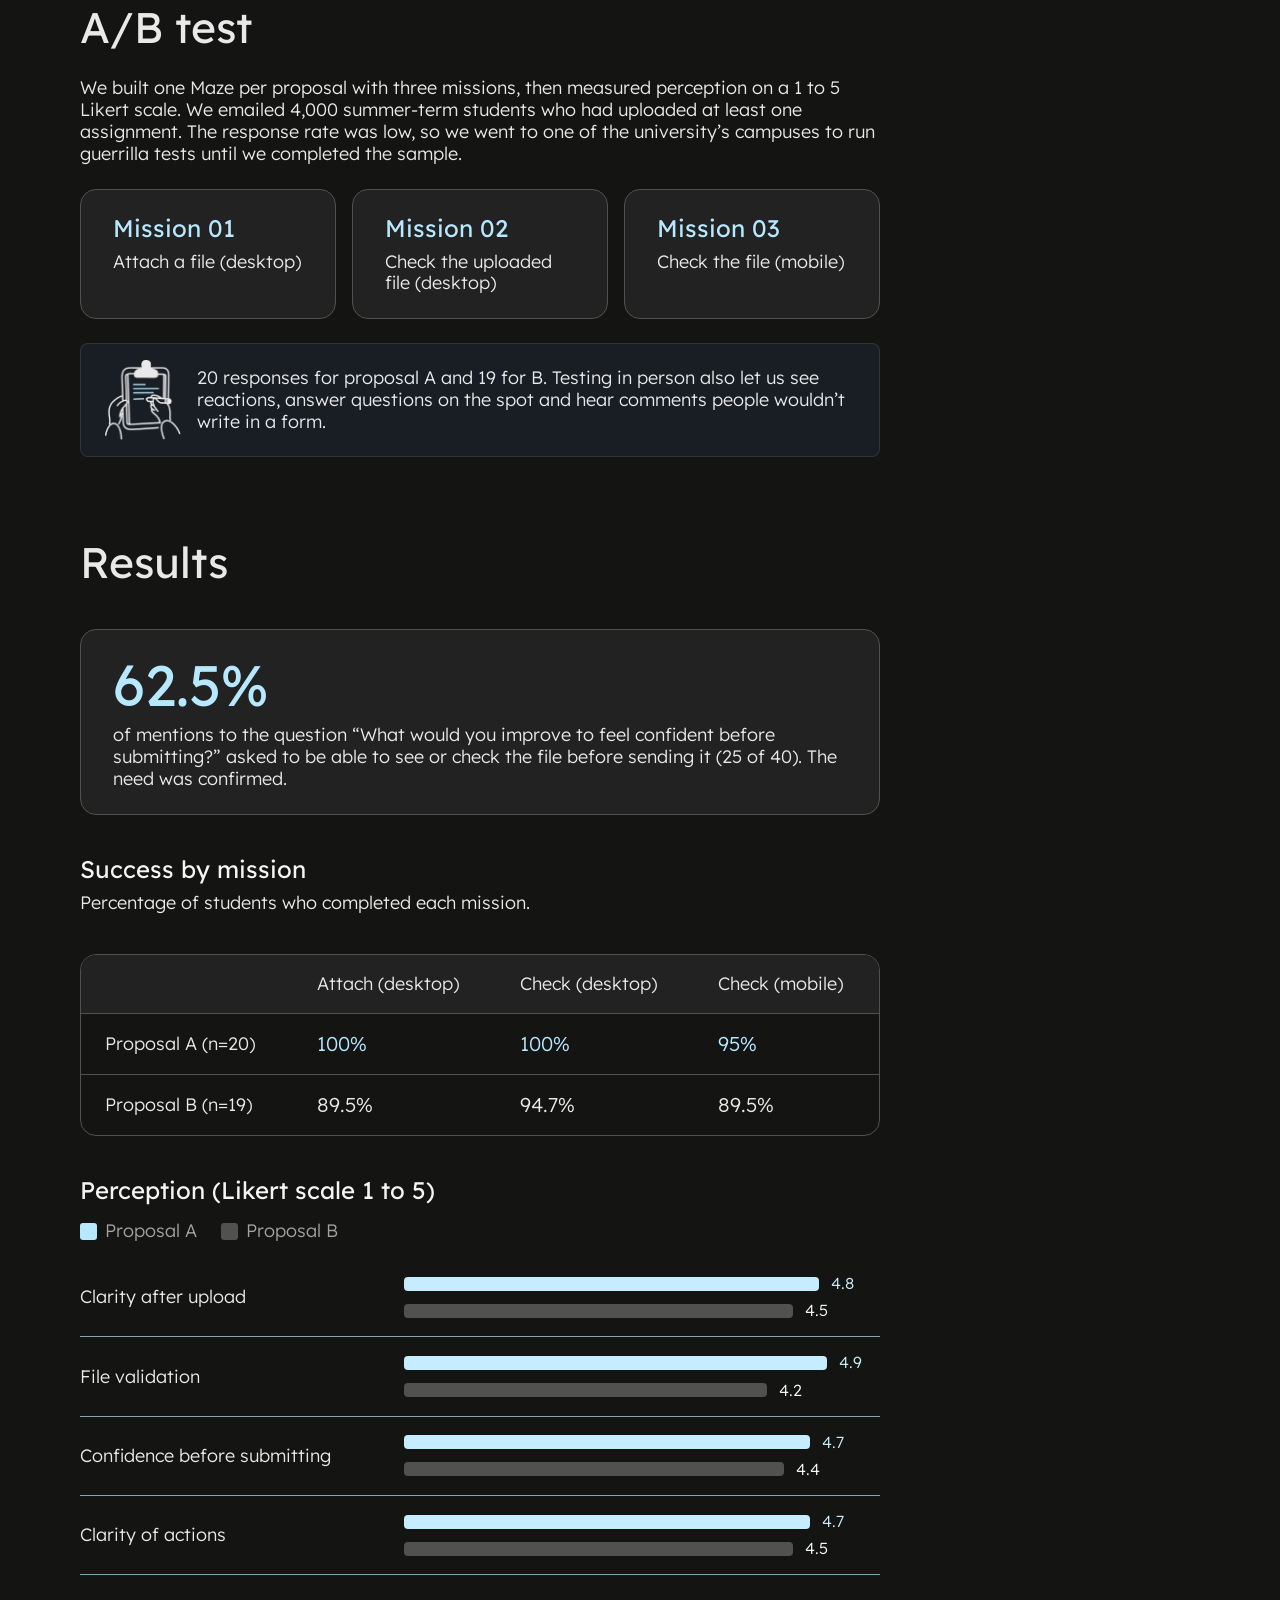
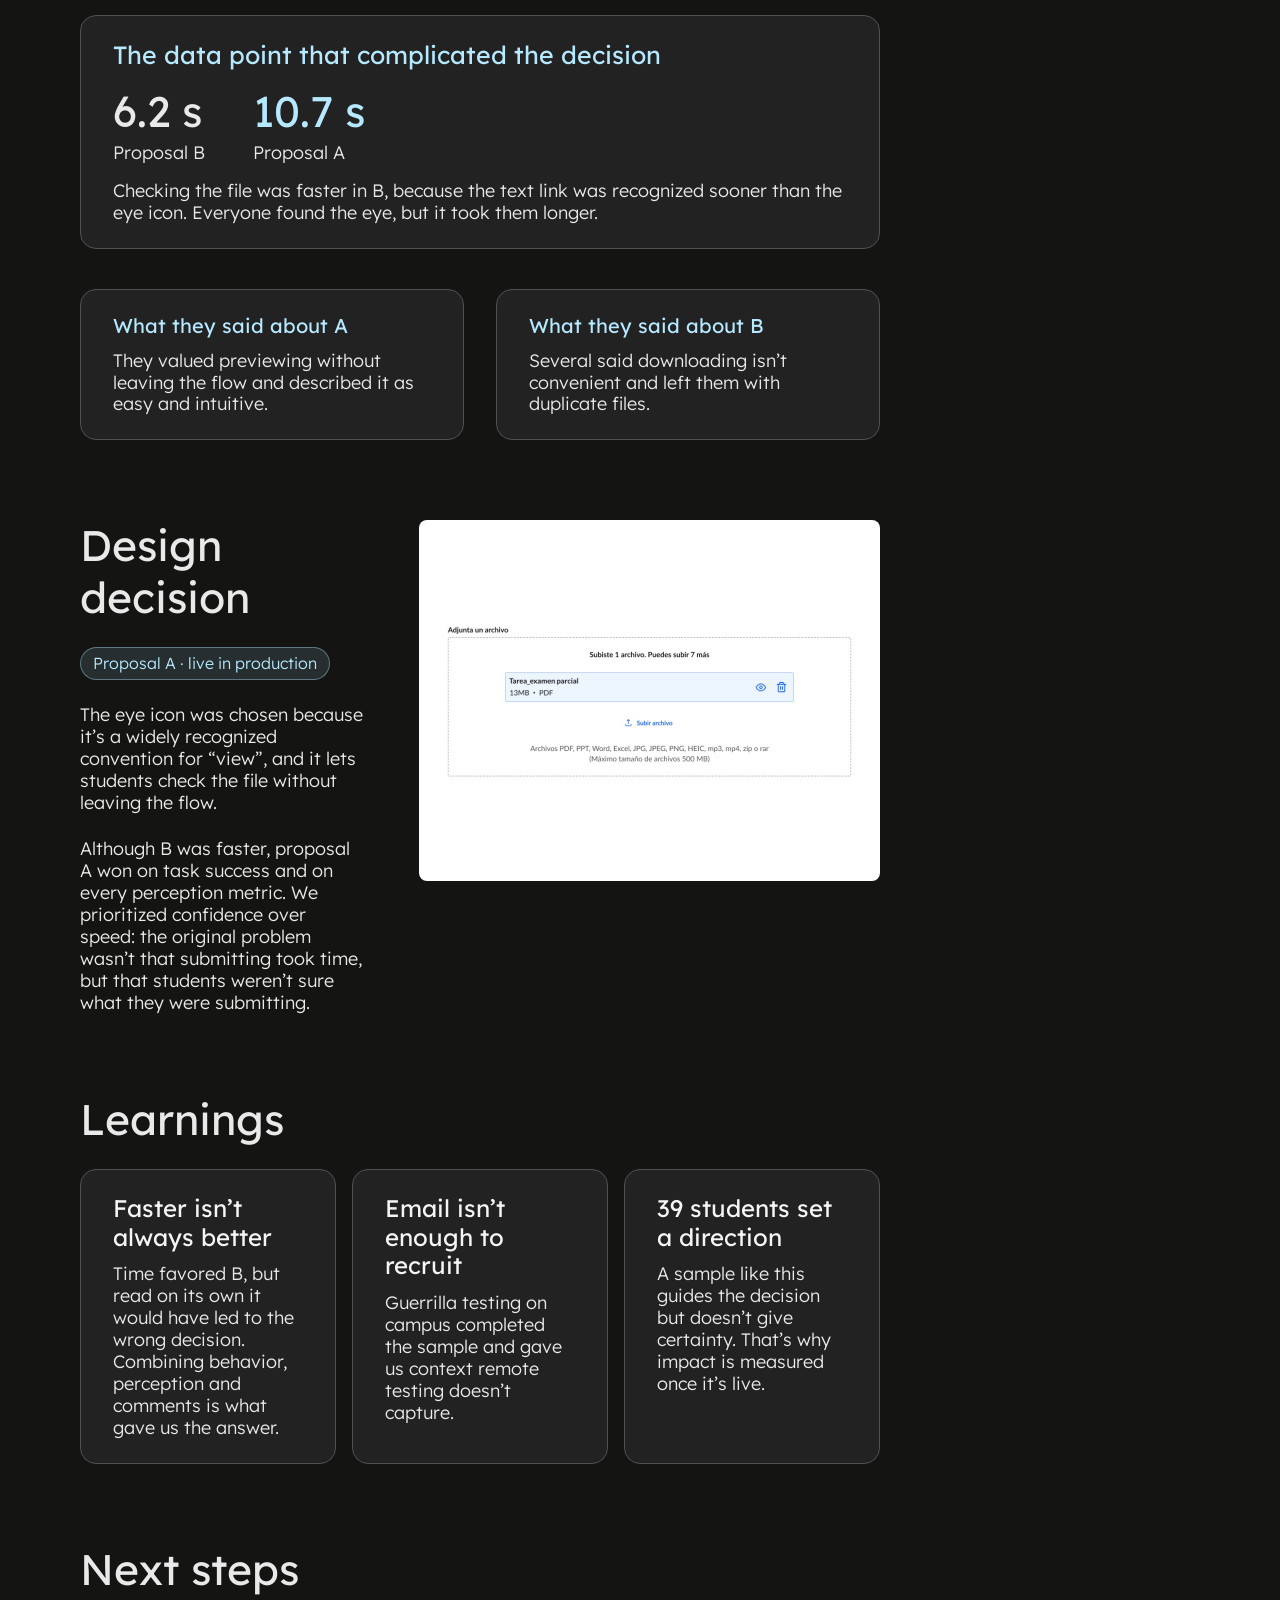
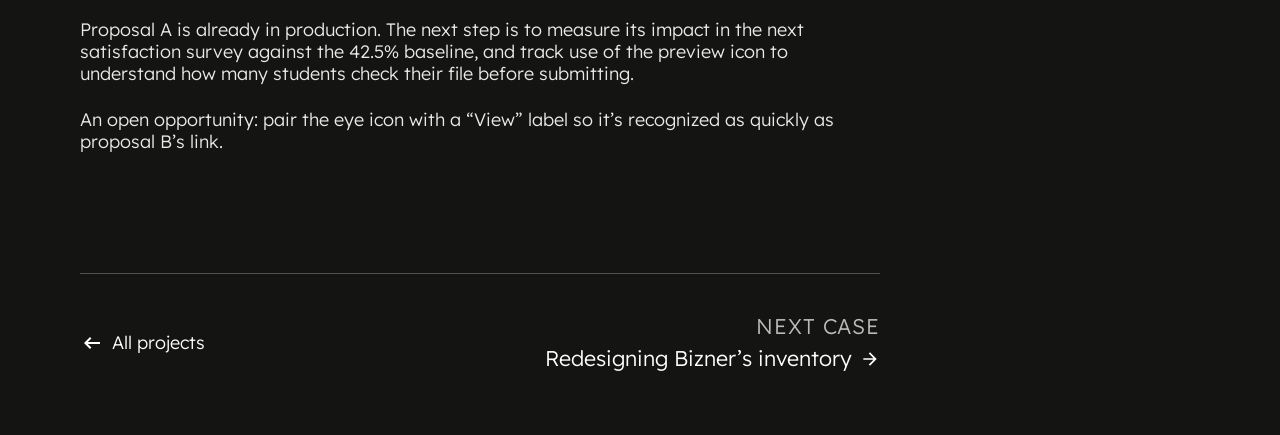
<file: casos/plataforma-educativa.html>
<!doctype html>
<html lang="es" data-title-es="Mejora del drag and drop en una plataforma educativa · Jhared Marchena" data-title-en="Improving drag and drop on a learning platform · Jhared Marchena">
<head>
<meta charset="utf-8">
<meta name="viewport" content="width=device-width, initial-scale=1">
<title>Mejora del drag and drop en una plataforma educativa · Jhared Marchena</title>
<link rel="icon" href="../assets/favicon.svg" type="image/svg+xml">
<link rel="icon" href="../assets/favicon-32.png" sizes="32x32" type="image/png">
<link rel="apple-touch-icon" href="../assets/apple-touch-icon.png">
<meta name="theme-color" content="#141413">
<meta property="og:type" content="website">
<meta property="og:title" content="Mejora del drag and drop en una plataforma educativa · Jhared Marchena">
<meta property="og:description" content="Mejora del drag and drop en una plataforma educativa. Caso de estudio de Jhared Marchena, Product Designer.">
<meta property="og:url" content="https://jharedmarchena198-cmyk.github.io/jharedmarchena.github.io/casos/plataforma-educativa.html">
<meta property="og:image" content="https://jharedmarchena198-cmyk.github.io/jharedmarchena.github.io/assets/og-image.png">
<meta property="og:image:width" content="1200">
<meta property="og:image:height" content="630">
<meta name="twitter:card" content="summary_large_image">
<meta name="twitter:image" content="https://jharedmarchena198-cmyk.github.io/jharedmarchena.github.io/assets/og-image.png">
<meta name="description" content="Mejora del drag and drop en una plataforma educativa. Caso de estudio de Jhared Marchena, Product Designer.">
<meta name="theme-color" content="#141413">
<link rel="preconnect" href="https://fonts.googleapis.com">
<link rel="preconnect" href="https://fonts.gstatic.com" crossorigin>
<link href="https://fonts.googleapis.com/css2?family=JetBrains+Mono:wght@500&family=Lexend+Deca:wght@300;400;500&display=swap" rel="stylesheet">
<link rel="stylesheet" href="../assets/css/styles.css">
<link rel="stylesheet" href="../assets/css/case.css">
</head>
<body>
<div class="case-page">
  <div class="case-orb o1" aria-hidden="true"></div>
  <div class="case-orb o2" aria-hidden="true"></div>
  <header class="case-top">
    <a class="back" href="../index.html#proyectos"><svg width="24" height="24" viewBox="0 0 24 24" fill="currentColor" aria-hidden="true"><path d="M10 18 4 12l6-6 1.4 1.45L7.85 11H20v2H7.85l3.55 3.55L10 18Z"/></svg><span data-l="es">Volver</span><span data-l="en">Back</span></a>
    <button class="lang-pill" id="lang-toggle" type="button" aria-label="Cambiar idioma / Change language"><svg width="16" height="16" viewBox="0 0 16 16" fill="none" stroke="#fff" stroke-width="1.33" stroke-linecap="round" stroke-linejoin="round" aria-hidden="true"><path d="M2 4h6M5 2v2M3.3 8c.9-.9 1.9-2.4 2.3-4M4 6c.5 1.2 1.6 2.3 3 3M9 14l2.5-6L14 14M9.8 12.2h3.4"/></svg><span id="lang-label">EN</span></button>
  </header>
  <nav class="toc-mobile" aria-label="Secciones"><a href="#introduccion"><span data-l="es">Introducción</span><span data-l="en">Introduction</span></a><a href="#problema"><span data-l="es">El problema</span><span data-l="en">The problem</span></a><a href="#objetivos"><span data-l="es">Objetivos</span><span data-l="en">Goals</span></a><a href="#investigacion"><span data-l="es">Investigación</span><span data-l="en">Research</span></a><a href="#propuestas"><span data-l="es">Propuestas</span><span data-l="en">Proposals</span></a><a href="#test-ab"><span data-l="es">Test A/B</span><span data-l="en">A/B test</span></a><a href="#resultados"><span data-l="es">Resultados</span><span data-l="en">Results</span></a><a href="#decision"><span data-l="es">Decisión</span><span data-l="en">Decision</span></a><a href="#aprendizajes"><span data-l="es">Aprendizajes</span><span data-l="en">Learnings</span></a></nav>
  <div class="case-layout">
    <main class="case-content">
<section id="inicio" class="stack-32">
<h1 class="c-h1"><span data-l="es">Mejora del drag and drop en una plataforma educativa: validar la tarea antes de entregarla</span><span data-l="en">Improving drag and drop on a learning platform: checking the assignment before submitting it</span></h1>
<dl class="c-meta"><div><dt><span data-l="es">CLIENTE</span><span data-l="en">CLIENT</span></dt><dd><span data-l="es">Universidad privada (confidencial)</span><span data-l="en">Private university (confidential)</span></dd></div><div><dt><span data-l="es">PRODUCTO</span><span data-l="en">PRODUCT</span></dt><dd><span data-l="es">Plataforma educativa (LMS)</span><span data-l="en">Learning platform (LMS)</span></dd></div><div><dt><span data-l="es">ALCANCE</span><span data-l="en">SCOPE</span></dt><dd><span data-l="es">Drag and drop en la entrega de tareas</span><span data-l="en">Drag and drop in assignment submission</span></dd></div><div><dt><span data-l="es">MÉTODO</span><span data-l="en">METHOD</span></dt><dd><span data-l="es">Encuesta, heurística, benchmarking, test A/B y guerrilla</span><span data-l="en">Survey, heuristics, benchmarking, A/B test and guerrilla testing</span></dd></div></dl>
<div class="c-cover"><img class="" src="../assets/img/casos/u-hero.jpg" alt="Ilustración del caso: estudiante revisando su archivo antes de entregarlo" width="789" height="529"></div>
</section>
<section id="introduccion" class="stack">
<div class="stack">
    <h2 class="c-h2"><span data-l="es">Introducción</span><span data-l="en">Introduction</span></h2>
    <p class="c-p"><span data-l="es">La plataforma educativa de una universidad privada peruana es el espacio donde los estudiantes entregan sus tareas. Es lo que más hacen en ella: más del 87% la usa para eso, en todas las modalidades (presencial, remota y virtual).</span><span data-l="en">A private Peruvian university’s learning platform is where students submit their assignments. It’s what they do most on it: over 87% use it for that, across all formats (on-site, remote and online).</span></p>
    <p class="c-p"><span data-l="es">El problema era simple pero frecuente: al subir un archivo, el estudiante no tenía forma de confirmar que era el correcto antes de enviarlo. Si se equivocaba, lo descubría tarde.</span><span data-l="en">The problem was simple but frequent: when uploading a file, students had no way to confirm it was the right one before sending it. If they got it wrong, they found out too late.</span></p>
</div>
</section>
<section class="stack">
<h2 class="c-h2"><span data-l="es">Mi rol en el proyecto</span><span data-l="en">My role in the project</span></h2>
<p class="c-p"><span data-l="es">Diseñé este proyecto como UX Designer, a partir de los datos de la encuesta de satisfacción que me compartieron. Me encargué del análisis de la problemática, la evaluación heurística del componente, el benchmarking, el diseño de dos propuestas para un test A/B y su validación con estudiantes mediante Maze y test de guerrilla en sede de la universidad.</span><span data-l="en">I designed this project as a UX Designer, based on satisfaction survey data shared with me. I handled the problem analysis, the heuristic evaluation of the component, benchmarking, the design of two proposals for an A/B test, and their validation with students through Maze and guerrilla testing on campus.</span></p>
</section>
<section id="problema" class="stack-40">
<div class="stack">
  <h2 class="c-h2"><span data-l="es">El problema</span><span data-l="en">The problem</span></h2>
  <p class="c-p"><span data-l="es">En la encuesta de satisfacción aplicada a 59,612 estudiantes matriculados en marzo, el 42.5% reportó fricción por no poder previsualizar el archivo antes de entregarlo. Fue la principal oportunidad de mejora dentro del flujo de entrega de tareas.</span><span data-l="en">In the satisfaction survey of 59,612 students enrolled in March, 42.5% reported friction from not being able to preview the file before submitting it. It was the main improvement opportunity in the submission flow.</span></p>
  <div class="grid-2">
    <div class="box pad32"><span class="big-num">42.5%</span><p class="c-p"><span data-l="es">de 59,612 estudiantes reportó fricción por no poder previsualizar su archivo.</span><span data-l="en">of 59,612 students reported friction from not being able to preview their file.</span></p></div>
    <div class="box pad32"><span class="big-num">+87%</span><p class="c-p"><span data-l="es">de los estudiantes usa la plataforma para entregar tareas, en todas las modalidades.</span><span data-l="en">of students use the platform to submit assignments, across all formats.</span></p></div>
  </div>
  <p class="c-p"><span data-l="es">No es solo un tema de interfaz: afecta la confianza del estudiante en un momento sensible, cuando entrega algo que se va a calificar.</span><span data-l="en">It’s not just an interface issue: it affects students’ confidence at a sensitive moment, when they’re submitting something that will be graded.</span></p>
</div>
<div class="stack">
  <img class="full-img" src="../assets/img/casos/u-componente.jpg" alt="Componente drag and drop actual" width="960" height="475" loading="lazy">
  <p class="c-p"><span data-l="es">Componente actual: el estudiante solo ve el nombre del archivo, sin forma de revisar su contenido.</span><span data-l="en">Current component: students only see the file name, with no way to check its content.</span></p>
</div>
</section>
<section id="objetivos" class="stack-40">
<div class="stack">
  <h2 class="c-h2"><span data-l="es">A qué apuntamos</span><span data-l="en">What we aimed for</span></h2>
  <p class="c-p"><span data-l="es">Evaluar qué forma de validar el archivo genera más claridad, control y confianza antes de entregar. En concreto, queríamos saber si el estudiante:</span><span data-l="en">Evaluate which way of checking the file creates more clarity, control and confidence before submitting. Specifically, we wanted to know whether the student:</span></p>
</div>
<div class="stack-32">
  <div class="grid-3"><div class="box pad32"><span class="c-h4 accent">01</span><p class="c-p"><span data-l="es">Entiende de forma inmediata que su archivo se cargó correctamente.</span><span data-l="en">Immediately understands that their file uploaded correctly.</span></p></div><div class="box pad32"><span class="c-h4 accent">02</span><p class="c-p"><span data-l="es">Puede verificar que el archivo cargado es el correcto.</span><span data-l="en">Can verify that the uploaded file is the right one.</span></p></div><div class="box pad32"><span class="c-h4 accent">03</span><p class="c-p"><span data-l="es">Se siente más seguro al momento de entregar.</span><span data-l="en">Feels more confident when submitting.</span></p></div></div>
  <div class="callout accent">
    <div class="stack-8"><h3 class="c-h4 accent"><span data-l="es">Hipótesis</span><span data-l="en">Hypothesis</span></h3><p class="c-p"><span data-l="es">Si el sistema ofrece una validación clara e inmediata del archivo antes del envío, el estudiante entregará con más seguridad.</span><span data-l="en">If the system offers clear, immediate validation of the file before sending, students will submit with more confidence.</span></p></div>
    <img class="" src="../assets/img/casos/u-puzzle.png" alt="" width="128" height="118" loading="lazy">
  </div>
  <div class="callout plain">
    <img class="" src="../assets/img/casos/u-gauge.png" alt="" width="122" height="122" loading="lazy">
    <div class="stack-8"><h3 class="c-h4 accent"><span data-l="es">Meta</span><span data-l="en">Target</span></h3><p class="c-p"><span data-l="es">Reducir en 30% relativo la fricción reportada (de 42.5% a ~30%). Asumimos que la solución ataca directamente la causa, pero que no todos los estudiantes descubrirían la previsualización por su cuenta. Se valida en la próxima encuesta de satisfacción.</span><span data-l="en">Cut reported friction by 30% relative (from 42.5% to ~30%). We assumed the solution tackles the cause directly, but not every student would discover the preview on their own. It will be validated in the next satisfaction survey.</span></p></div>
  </div>
</div>
</section>
<section id="investigacion" class="stack">
<h2 class="c-h2"><span data-l="es">Investigación</span><span data-l="en">Research</span></h2>
<div class="grid-2 g16">
  <div class="box g32"><div class="stack-8"><h3 class="mc-title"><span data-l="es">Evaluación heurística</span><span data-l="en">Heuristic evaluation</span></h3><p class="c-p"><span data-l="es">Revisamos el componente drag and drop actual para ubicar los puntos de fricción específicos en la interfaz.</span><span data-l="en">We reviewed the current drag and drop component to pinpoint specific friction points in the interface.</span></p></div><img class="full-img r8" src="../assets/img/casos/u-heuristica.jpg" alt="Evaluación heurística del componente" width="407" height="258" loading="lazy"></div>
  <div class="box g32"><div class="stack-8"><h3 class="mc-title"><span data-l="es">Benchmarking referencial</span><span data-l="en">Reference benchmarking</span></h3><p class="c-p"><span data-l="es">Analizamos cómo otras plataformas resuelven la carga y validación de documentos.</span><span data-l="en">We looked at how other platforms handle uploading and checking documents.</span></p></div><img class="full-img r8" src="../assets/img/casos/u-benchmark.jpg" alt="Benchmarking de otras plataformas" width="406" height="258" loading="lazy"></div>
</div>
</section>
<section id="propuestas" class="stack-32">
<div class="stack">
  <h2 class="c-h2"><span data-l="es">Dos formas de validar el archivo</span><span data-l="en">Two ways to check the file</span></h2>
  <p class="c-p"><span data-l="es">A partir de la heurística y el benchmarking diseñamos dos propuestas. Ambas comparten un cambio base: el archivo cargado cambia de fondo para confirmar visualmente que la carga fue exitosa.</span><span data-l="en">Based on the heuristics and benchmarking, we designed two proposals. Both share a base change: the uploaded file changes background to visually confirm the upload worked.</span></p>
</div>
<div class="grid-2 g32">
  <article class="media-card alt"><div class="mc-media white contain"><img class="" src="../assets/img/casos/u-propA.jpg" alt="Propuesta A: ícono de ojo para previsualizar" width="462" height="260" loading="lazy"></div><div class="mc-body"><p class="tag"><span data-l="es">Propuesta A</span><span data-l="en">Proposal A</span></p><h3 class="mc-title"><span data-l="es">Previsualizar sin salir del flujo</span><span data-l="en">Preview without leaving the flow</span></h3><p class="c-p"><span data-l="es">Un ícono de ojo abre el archivo en el visor integrado (PDFtron), dentro de la misma pantalla.</span><span data-l="en">An eye icon opens the file in the built-in viewer (PDFtron), on the same screen.</span></p></div></article>
  <article class="media-card dark"><div class="mc-media white contain"><img class="" src="../assets/img/casos/u-propB.jpg" alt="Propuesta B: nombre del archivo como link de descarga" width="462" height="260" loading="lazy"></div><div class="mc-body"><p class="tag"><span data-l="es">Propuesta B</span><span data-l="en">Proposal B</span></p><h3 class="mc-title"><span data-l="es">Validar descargando</span><span data-l="en">Check by downloading</span></h3><p class="c-p"><span data-l="es">El nombre del archivo funciona como link de descarga. El estudiante sale del flujo para revisarlo.</span><span data-l="en">The file name works as a download link. Students leave the flow to check it.</span></p></div></article>
</div>
</section>
<section id="test-ab" class="stack">
<h2 class="c-h2"><span data-l="es">Test A/B</span><span data-l="en">A/B test</span></h2>
<p class="c-p"><span data-l="es">Armamos un Maze por propuesta con tres misiones y luego medimos percepción con escala Likert del 1 al 5. Invitamos por correo a 4,000 estudiantes del ciclo de verano que hubieran subido al menos una tarea. La tasa de respuesta fue baja, así que fuimos a una de las sedes de la universidad a hacer test de guerrilla hasta completar la muestra.</span><span data-l="en">We built one Maze per proposal with three missions, then measured perception on a 1 to 5 Likert scale. We emailed 4,000 summer-term students who had uploaded at least one assignment. The response rate was low, so we went to one of the university’s campuses to run guerrilla tests until we completed the sample.</span></p>
<div class="grid-3 g16"><div class="box g8"><span class="mc-title" style="color:var(--accent)"><span data-l="es">Misión 01</span><span data-l="en">Mission 01</span></span><p class="c-p"><span data-l="es">Adjuntar un archivo (desktop)</span><span data-l="en">Attach a file (desktop)</span></p></div><div class="box g8"><span class="mc-title" style="color:var(--accent)"><span data-l="es">Misión 02</span><span data-l="en">Mission 02</span></span><p class="c-p"><span data-l="es">Validar el archivo subido (desktop)</span><span data-l="en">Check the uploaded file (desktop)</span></p></div><div class="box g8"><span class="mc-title" style="color:var(--accent)"><span data-l="es">Misión 03</span><span data-l="en">Mission 03</span></span><p class="c-p"><span data-l="es">Validar el archivo (mobile)</span><span data-l="en">Check the file (mobile)</span></p></div></div>
<div class="callout"><img class="" src="../assets/img/casos/u-nota.png" alt="" width="76" height="80" loading="lazy"><p class="c-p"><span data-l="es">20 respuestas en la propuesta A y 19 en la B. El test presencial además nos dejó ver reacciones, resolver dudas en el momento y escuchar comentarios que no escribirían en un formulario.</span><span data-l="en">20 responses for proposal A and 19 for B. Testing in person also let us see reactions, answer questions on the spot and hear comments people wouldn’t write in a form.</span></p></div>
</section>
<section id="resultados" class="stack-40">
<h2 class="c-h2"><span data-l="es">Resultados</span><span data-l="en">Results</span></h2>
<div class="box g8"><span class="big-num xl">62.5%</span><p class="c-p"><span data-l="es">de las menciones a la pregunta “¿Qué mejorarías para sentirte seguro antes de entregar?” pidió poder ver o revisar el archivo antes de enviarlo (25 de 40). La necesidad se confirmó.</span><span data-l="en">of mentions to the question “What would you improve to feel confident before submitting?” asked to be able to see or check the file before sending it (25 of 40). The need was confirmed.</span></p></div>
<div class="stack-8"><h3 class="mc-title"><span data-l="es">Éxito por misión</span><span data-l="en">Success by mission</span></h3><p class="c-p"><span data-l="es">Porcentaje de estudiantes que completó cada misión.</span><span data-l="en">Percentage of students who completed each mission.</span></p></div>
<div class="c-table-wrap"><table class="c-table">
  <thead><tr><th scope="col"><span class="sr"></span></th><th scope="col"><span data-l="es">Adjuntar (desktop)</span><span data-l="en">Attach (desktop)</span></th><th scope="col"><span data-l="es">Validar (desktop)</span><span data-l="en">Check (desktop)</span></th><th scope="col"><span data-l="es">Validar (mobile)</span><span data-l="en">Check (mobile)</span></th></tr></thead>
  <tbody>
    <tr><th scope="row" style="font-weight:300"><span data-l="es">Propuesta A (n=20)</span><span data-l="en">Proposal A (n=20)</span></th><td class="hi">100%</td><td class="hi">100%</td><td class="hi">95%</td></tr>
    <tr><th scope="row" style="font-weight:300"><span data-l="es">Propuesta B (n=19)</span><span data-l="en">Proposal B (n=19)</span></th><td class="num">89.5%</td><td class="num">94.7%</td><td class="num">89.5%</td></tr>
  </tbody>
</table></div>
<div class="stack-16">
  <h3 class="mc-title"><span data-l="es">Percepción (escala Likert 1 a 5)</span><span data-l="en">Perception (Likert scale 1 to 5)</span></h3>
  <div class="legend"><span><i class="a"></i><span data-l="es">Propuesta A</span><span data-l="en">Proposal A</span></span><span><i></i><span data-l="es">Propuesta B</span><span data-l="en">Proposal B</span></span></div>
  <div class="likert"><div class="lk-row"><span><span data-l="es">Claridad tras la carga</span><span data-l="en">Clarity after upload</span></span><div class="lk-bars"><div class="bar a"><div class="track"><i style="width:calc((100% - 44px) * 4.8 / 5)"></i><b>4.8</b></div></div><div class="bar"><div class="track"><i style="width:calc((100% - 44px) * 4.5 / 5)"></i><b>4.5</b></div></div></div></div><div class="lk-row"><span><span data-l="es">Validación del archivo</span><span data-l="en">File validation</span></span><div class="lk-bars"><div class="bar a"><div class="track"><i style="width:calc((100% - 44px) * 4.9 / 5)"></i><b>4.9</b></div></div><div class="bar"><div class="track"><i style="width:calc((100% - 44px) * 4.2 / 5)"></i><b>4.2</b></div></div></div></div><div class="lk-row"><span><span data-l="es">Seguridad antes de entregar</span><span data-l="en">Confidence before submitting</span></span><div class="lk-bars"><div class="bar a"><div class="track"><i style="width:calc((100% - 44px) * 4.7 / 5)"></i><b>4.7</b></div></div><div class="bar"><div class="track"><i style="width:calc((100% - 44px) * 4.4 / 5)"></i><b>4.4</b></div></div></div></div><div class="lk-row"><span><span data-l="es">Claridad de las acciones</span><span data-l="en">Clarity of actions</span></span><div class="lk-bars"><div class="bar a"><div class="track"><i style="width:calc((100% - 44px) * 4.7 / 5)"></i><b>4.7</b></div></div><div class="bar"><div class="track"><i style="width:calc((100% - 44px) * 4.5 / 5)"></i><b>4.5</b></div></div></div></div></div>
</div>
<div class="box g16">
  <h3 class="c-h4 accent"><span data-l="es">El dato que complicó la decisión</span><span data-l="en">The data point that complicated the decision</span></h3>
  <div class="times"><div><b>6.2 s</b><p class="c-p"><span data-l="es">Propuesta B</span><span data-l="en">Proposal B</span></p></div><div><b class="a">10.7 s</b><p class="c-p"><span data-l="es">Propuesta A</span><span data-l="en">Proposal A</span></p></div></div>
  <p class="c-p"><span data-l="es">Validar el archivo fue más rápido en B, porque el link de texto se reconocía antes que el ícono de ojo. Todos encontraron el ojo, pero tardaron más.</span><span data-l="en">Checking the file was faster in B, because the text link was recognized sooner than the eye icon. Everyone found the eye, but it took them longer.</span></p>
</div>
<div class="grid-2 g32">
  <div class="box g12"><h3 class="tag"><span data-l="es">Lo que dijeron sobre A</span><span data-l="en">What they said about A</span></h3><p class="c-p"><span data-l="es">Valoraron poder previsualizar sin salir del flujo y la describieron como fácil e intuitiva.</span><span data-l="en">They valued previewing without leaving the flow and described it as easy and intuitive.</span></p></div>
  <div class="box g12"><h3 class="tag"><span data-l="es">Lo que dijeron sobre B</span><span data-l="en">What they said about B</span></h3><p class="c-p"><span data-l="es">Varios mencionaron que descargar no es cómodo y que les generaba archivos duplicados.</span><span data-l="en">Several said downloading isn’t convenient and left them with duplicate files.</span></p></div>
</div>
</section>
<section id="decision" class="stack">
<div class="split split-56 split-top">
  <div class="stack">
    <h2 class="c-h2"><span data-l="es">Decisión de diseño</span><span data-l="en">Design decision</span></h2>
    <span class="pill soft"><span data-l="es">Propuesta A · implementada en producción</span><span data-l="en">Proposal A · live in production</span></span>
    <p class="c-p"><span data-l="es">El ícono de ojo se eligió porque es una convención reconocida para “ver”, y permite revisar el archivo sin salir del flujo.</span><span data-l="en">The eye icon was chosen because it’s a widely recognized convention for “view”, and it lets students check the file without leaving the flow.</span></p>
    <p class="c-p"><span data-l="es">Aunque B fue más rápida, la propuesta A ganó en éxito de tareas y en todas las métricas de percepción. Priorizamos confianza sobre velocidad: el problema de origen no era que entregar tomara tiempo, sino que el estudiante no estaba seguro de lo que entregaba.</span><span data-l="en">Although B was faster, proposal A won on task success and on every perception metric. We prioritized confidence over speed: the original problem wasn’t that submitting took time, but that students weren’t sure what they were submitting.</span></p>
  </div>
  <img class="keep-wide r8" src="../assets/img/casos/u-final.jpg" alt="Propuesta A implementada en mobile" width="461" height="361" loading="lazy">
</div>
</section>
<section id="aprendizajes" class="stack">
<h2 class="c-h2"><span data-l="es">Aprendizajes</span><span data-l="en">Learnings</span></h2>
<div class="grid-3 g16"><div class="box g12"><h3 class="mc-title"><span data-l="es">Más rápido no siempre es mejor</span><span data-l="en">Faster isn’t always better</span></h3><p class="c-p"><span data-l="es">El tiempo favorecía a B, pero leído solo hubiera llevado a la decisión equivocada. Cruzar comportamiento, percepción y comentarios fue lo que dio la respuesta.</span><span data-l="en">Time favored B, but read on its own it would have led to the wrong decision. Combining behavior, perception and comments is what gave us the answer.</span></p></div><div class="box g12"><h3 class="mc-title"><span data-l="es">El correo no basta para reclutar</span><span data-l="en">Email isn’t enough to recruit</span></h3><p class="c-p"><span data-l="es">La guerrilla en sede completó la muestra y además nos dio contexto que el test remoto no captura.</span><span data-l="en">Guerrilla testing on campus completed the sample and gave us context remote testing doesn’t capture.</span></p></div><div class="box g12"><h3 class="mc-title"><span data-l="es">39 estudiantes marcan dirección</span><span data-l="en">39 students set a direction</span></h3><p class="c-p"><span data-l="es">Una muestra así orienta la decisión, pero no da certeza. Por eso el impacto se mide ya implementado.</span><span data-l="en">A sample like this guides the decision but doesn’t give certainty. That’s why impact is measured once it’s live.</span></p></div></div>
</section>
<section id="siguientes-pasos" class="stack">
<h2 class="c-h2"><span data-l="es">Siguientes pasos</span><span data-l="en">Next steps</span></h2>
<p class="c-p"><span data-l="es">La propuesta A ya está en producción. El siguiente paso es medir su impacto en la próxima encuesta de satisfacción, comparando contra el 42.5% de línea base, y seguir el uso del ícono de previsualización para entender cuántos estudiantes validan su archivo antes de entregar.</span><span data-l="en">Proposal A is already in production. The next step is to measure its impact in the next satisfaction survey against the 42.5% baseline, and track use of the preview icon to understand how many students check their file before submitting.</span></p>
<p class="c-p"><span data-l="es">Una oportunidad abierta: acompañar el ícono de ojo con un texto “Ver” para que se identifique tan rápido como el link de la propuesta B.</span><span data-l="en">An open opportunity: pair the eye icon with a “View” label so it’s recognized as quickly as proposal B’s link.</span></p>
</section>

      <footer class="next-case">
        <a href="../index.html#proyectos"><svg width="24" height="24" viewBox="0 0 24 24" fill="currentColor" aria-hidden="true"><path d="M10 18 4 12l6-6 1.4 1.45L7.85 11H20v2H7.85l3.55 3.55L10 18Z"/></svg><span data-l="es">Todos los proyectos</span><span data-l="en">All projects</span></a>
        <a class="nx" href="bizner.html"><small><span data-l="es">SIGUIENTE CASO</span><span data-l="en">NEXT CASE</span></small><span><span data-l="es">Rediseño del inventario de Bizner</span><span data-l="en">Redesigning Bizner’s inventory</span> <svg width="20" height="20" viewBox="0 0 20 20" fill="currentColor" aria-hidden="true"><path d="M13.4793 10.8333H3.3335V9.16666H13.4793L8.81266 4.49999L10.0002 3.33333L16.6668 9.99999L10.0002 16.6667L8.81266 15.5L13.4793 10.8333Z"/></svg></span></a>
      </footer>
    </main>
    <aside class="toc" aria-label="Saltar a la sección">
      <p class="toc-label"><span data-l="es">Saltar a la sección</span><span data-l="en">Jump to section</span></p>
      <ol><li><a href="#introduccion"><span data-l="es">Introducción</span><span data-l="en">Introduction</span></a></li><li><a href="#problema"><span data-l="es">El problema</span><span data-l="en">The problem</span></a></li><li><a href="#objetivos"><span data-l="es">Objetivos</span><span data-l="en">Goals</span></a></li><li><a href="#investigacion"><span data-l="es">Investigación</span><span data-l="en">Research</span></a></li><li><a href="#propuestas"><span data-l="es">Propuestas</span><span data-l="en">Proposals</span></a></li><li><a href="#test-ab"><span data-l="es">Test A/B</span><span data-l="en">A/B test</span></a></li><li><a href="#resultados"><span data-l="es">Resultados</span><span data-l="en">Results</span></a></li><li><a href="#decision"><span data-l="es">Decisión</span><span data-l="en">Decision</span></a></li><li><a href="#aprendizajes"><span data-l="es">Aprendizajes</span><span data-l="en">Learnings</span></a></li></ol>
    </aside>
  </div>
</div>
<script src="../assets/js/case.js"></script>
</body>
</html>
</file>
<file: assets/css/styles.css>
:root{
  --bg:#141413; --text:#E9E9E9; --muted:#BBBBBB; --card:#222222; --stroke:#515151;
  --accent:#B6E9FF; --ink:#101010; --pill:#1A1A1A;
  --gut:max(24px, calc((100vw - 1160px) / 2));
  --h1:clamp(40px, 5.56vw, 80px);
  --h2:clamp(36px, 4.44vw, 64px);
  --p:clamp(18px, 1.67vw, 24px);
}
*{box-sizing:border-box;margin:0;padding:0}
html{scroll-behavior:smooth;-webkit-text-size-adjust:100%}
body{background:var(--bg);color:#fff;font-family:'Lexend Deca',system-ui,sans-serif;font-weight:300;line-height:1.2;-webkit-font-smoothing:antialiased}
a{color:inherit;text-decoration:none}
button{font:inherit;color:inherit;background:none;border:0;cursor:pointer}
img{display:block;max-width:100%}
em{font-style:normal;color:var(--accent)}
:focus-visible{outline:2px solid var(--accent);outline-offset:3px;border-radius:6px}
section[id]{scroll-margin-top:24px}

.page{position:relative;overflow-x:clip}
.wrap{padding-inline:var(--gut)}

/* Fondo */
.orb{position:absolute;border-radius:50%;background:var(--accent);pointer-events:none;z-index:0}
.orb-1{width:560px;height:560px;right:-100px;top:-180px;opacity:.256;filter:blur(90px)}
.orb-2{width:380px;height:380px;left:-140px;top:440px;opacity:.128;filter:blur(80px)}
.orb-3{width:380px;height:380px;right:-190px;top:1966px;opacity:.128;filter:blur(80px)}
.grid-bg{position:absolute;inset:0 0 auto 0;height:880px;z-index:0;pointer-events:none;
  background-image:linear-gradient(rgba(255,255,255,.05) 1px,transparent 1px),linear-gradient(90deg,rgba(255,255,255,.05) 1px,transparent 1px);
  background-size:80px 80px;
  -webkit-mask-image:linear-gradient(#000 60%,transparent);mask-image:linear-gradient(#000 60%,transparent)}
main,.topbar{position:relative;z-index:1}

/* Nav */
.topbar{position:fixed;top:0;left:0;right:0;z-index:50;display:flex;justify-content:center;gap:24px;padding:32px 24px 24px;pointer-events:none}
.nav-pill,.lang-pill{pointer-events:auto;background:var(--pill);border:1px solid var(--stroke);border-radius:97px;display:flex;align-items:center;height:66px;padding:4px 8px}
.nav-pill a{white-space:nowrap;display:flex;align-items:center;justify-content:center;height:56px;min-width:120px;font-size:18px;color:#fff;border-radius:97px;transition:background .2s,color .2s}
.nav-pill a:hover{background:rgba(255,255,255,.07)}
.nav-pill a.nav-logo{min-width:0;padding:0 14px 0 24px}
.nav-pill a.nav-logo:hover{background:none}
.lang-pill{padding:4px 32px;gap:8px;font-size:20px;color:#fff;transition:border-color .2s}
.lang-pill:hover{border-color:var(--accent)}

/* Hero */
.hero{position:relative;min-height:544px;padding:162px var(--gut) 0}
.hero-inner{display:flex;flex-direction:column;gap:40px;position:relative;z-index:2}
.hero-title{font-weight:400;font-size:var(--h1);line-height:1.2;color:#fff;max-width:1160px}
.hero-sub{font-size:var(--p);color:var(--text);max-width:653px;line-height:1.2}
.hero-actions{display:flex;gap:24px;flex-wrap:wrap}
.btn{display:inline-flex;align-items:center;justify-content:center;height:52px;padding:0 24px;border-radius:6px;font-size:18px;font-weight:400;transition:transform .2s,filter .2s,background .2s}
.btn:hover{transform:translateY(-2px)}
.btn-primary{background:var(--accent);color:#000}
.btn-primary:hover{filter:brightness(1.08)}
.btn-secondary{background:var(--card);color:#fff}
.btn-secondary:hover{background:#2c2c2c}

.orbit{position:absolute;left:calc(1060 / 1440 * 100%);top:150px;width:300px;height:300px;z-index:1;pointer-events:none}
.orbit-glow{position:absolute;left:40px;top:270px;width:180px;height:180px;border-radius:50%;background:#fff;opacity:.1;filter:blur(45px)}
.orbit-ring{position:absolute;inset:0;border-radius:50%;background:url("data:image/svg+xml,%3Csvg xmlns='http://www.w3.org/2000/svg' viewBox='0 0 300 300'%3E%3Ccircle cx='150' cy='150' r='149.25' fill='none' stroke='%23B6E9FF' stroke-opacity='.45' stroke-width='1.5' stroke-dasharray='4 10' pathLength='938'/%3E%3C/svg%3E") center / 100% 100% no-repeat}
.orbit-ring-inner{position:absolute;inset:50px;border-radius:50%;border:1px solid rgba(255,255,255,.12)}
.orbit-spin{position:absolute;inset:0;animation:spin 14s linear infinite}
.satellite{position:absolute;left:50%;top:-7px;width:14px;height:14px;margin-left:-7px;border-radius:50%;background:var(--accent);box-shadow:0 0 18px rgba(182,233,255,.9)}
@keyframes spin{to{transform:rotate(360deg)}}

/* Títulos */
.h2{font-weight:300;font-size:var(--h2);line-height:1;color:#fff}
.h2-strong{font-weight:400;line-height:1.2}

/* Proyectos */
.projects{padding-top:120px}
.section-head{display:flex;justify-content:space-between;align-items:flex-start;gap:24px;margin-bottom:56px}
.carousel-nav{display:flex;gap:24px}
.arrow{width:62px;height:62px;border-radius:50%;display:grid;place-items:center;background:var(--text);border:1px solid var(--text);color:#101010;transition:transform .2s,background .2s,color .2s,border-color .2s}
.arrow:hover:not(:disabled){transform:scale(1.06)}
.arrow:disabled{background:var(--card);border-color:var(--stroke);color:var(--stroke);cursor:default}
.carousel{display:flex;gap:24px;overflow-x:auto;scroll-snap-type:x mandatory;padding-inline:var(--gut);scroll-padding-inline:var(--gut);scrollbar-width:none;-webkit-overflow-scrolling:touch}
.carousel::-webkit-scrollbar{display:none}
.card{flex:0 0 420px;scroll-snap-align:start;display:flex;flex-direction:column;background:var(--card);border:1px solid var(--stroke);border-radius:16px;overflow:hidden;transition:transform .3s,border-color .3s}
.card:hover{transform:translateY(-4px);border-color:var(--accent)}
.card-media{height:280px;background:radial-gradient(circle at 50% 50%,rgba(217,119,87,.35),#2a2825);overflow:hidden;flex:none}
.card-media img{width:100%;height:100%;object-fit:cover;transition:transform .5s}
.card:hover .card-media img{transform:scale(1.04)}
.card-body{flex:1;display:flex;flex-direction:column;justify-content:space-between;gap:16px;padding:24px}
.card-cat{font-size:18px;color:var(--accent)}
.card-title{font-size:24px;font-weight:400;color:#FAF9F5;line-height:1.2;margin-top:8px}
.card-link{display:inline-flex;align-items:center;gap:8px;font-size:18px;font-weight:400;color:#fff;width:max-content;padding:12px 8px;margin:0 -8px -12px}
.card-link svg{transition:transform .2s}
.card:hover .card-link svg{transform:translateX(4px)}

/* Sobre mí */
.about{padding-top:160px}
.about-inner{display:flex;align-items:center;gap:100px}
.avatar-wrap{position:relative;flex:none;width:403px;height:403px}
.halo{position:absolute;left:-58px;top:-58px;width:520px;height:520px;border-radius:50%;background:var(--accent);opacity:.14;filter:blur(70px)}
.ring{position:absolute;left:-28px;top:-28px;width:460px;height:460px;border-radius:50%;background:url("data:image/svg+xml,%3Csvg xmlns='http://www.w3.org/2000/svg' viewBox='0 0 460 460'%3E%3Ccircle cx='230' cy='230' r='229.25' fill='none' stroke='%23B6E9FF' stroke-opacity='.5' stroke-width='1.5' stroke-dasharray='2 12' pathLength='1442'/%3E%3C/svg%3E") center / 100% 100% no-repeat;animation:spin 60s linear infinite}
.avatar{position:relative;width:100%;height:100%;border-radius:50%;object-fit:cover;transform:scale(1.012)}
.badge{position:absolute;left:277px;top:346px;transform:rotate(6deg);transform-origin:0 0;animation:bob 3.6s ease-in-out infinite;display:flex;align-items:center;gap:8px;padding:10px 16px;border-radius:999px;background:var(--accent);color:#0d0f12;font:500 13px/1.3 'JetBrains Mono',ui-monospace,monospace;white-space:nowrap}
.about-text{display:flex;flex-direction:column;max-width:653px}
.about-copy{display:flex;flex-direction:column;gap:24px;margin-top:32px}
.about-copy p{font-size:var(--p);color:var(--text);line-height:1.2}
.link-row{display:flex;gap:32px;flex-wrap:wrap;margin-top:56px}
.link{display:inline-flex;align-items:center;gap:8px;font-size:var(--p);color:#fff;transition:color .2s}
.link:hover{color:var(--accent)}

/* Laboratorio */
.lab{position:relative;padding:160px 0 107px}
.lead{font-size:var(--p);color:var(--muted);margin-top:32px;max-width:1160px}
.lab-art{position:absolute;z-index:3;top:59px;right:max(0px, calc(var(--gut) - 102px));width:457px}
.lab .lead{max-width:min(682px, calc(100% + min(var(--gut), 102px) - 481px))}
.lab-img{display:block;width:100%;height:auto;pointer-events:none}
.flask{position:absolute;left:15%;top:17%;width:24%;height:37%;border:0;padding:0;background:none;border-radius:40%;cursor:pointer;-webkit-tap-highlight-color:transparent;user-select:none;touch-action:manipulation}
.flask:focus-visible{outline:2px solid var(--accent);outline-offset:4px}
.lab-art.wobble .lab-img{animation:wobble .5s ease}
@keyframes wobble{25%{transform:rotate(-1.2deg)}75%{transform:rotate(1deg)}}
.smoke{position:absolute;left:31%;top:20%;width:0;height:0;pointer-events:none;z-index:4}
.puff{position:absolute;left:0;top:0;width:var(--s);height:var(--s);margin:calc(var(--s) / -2) 0 0 calc(var(--s) / -2);border-radius:50%;background:radial-gradient(circle,var(--pc) 0%,var(--pc2) 35%,rgba(0,0,0,0) 70%);opacity:0;z-index:4;will-change:transform,opacity;contain:strict;animation:puff var(--d) cubic-bezier(.25,.6,.35,1) var(--dl) forwards}
@keyframes puff{0%{opacity:0;transform:translate(0,0) scale(.3)}12%{opacity:.95}100%{opacity:0;transform:translate(var(--dx),var(--dy)) scale(var(--sc))}}

/* Mazo de experimentos */
.lab-pile{--u:calc(100cqw / 1160);container-type:inline-size;position:relative;width:100%;aspect-ratio:1160 / 1147;margin-top:75px}
.lab-pile{container-type:inline-size}
.exp{--r:0deg;position:absolute;left:var(--x);top:var(--y);width:35.26%;aspect-ratio:409 / 555;transform:translate(-50%,-50%) rotate(var(--r));
  display:flex;flex-direction:column;gap:calc(20.4 * var(--u));padding:calc(29.2 * var(--u)) calc(32.1 * var(--u)) calc(32.1 * var(--u));
  background:var(--c);color:#141413;border:0;border-radius:calc(29.2 * var(--u));text-align:left;font-family:inherit;cursor:pointer;
  box-shadow:0 18px 40px -8px rgba(0,0,0,.55);transition:transform .35s cubic-bezier(.34,1.56,.64,1),box-shadow .35s}
.exp:hover,.exp:focus-visible{transform:translate(-50%,calc(-50% - 16 * var(--u))) rotate(calc(var(--r) * .35)) scale(1.03);z-index:10;box-shadow:0 30px 60px -10px rgba(0,0,0,.7)}
.exp:focus-visible{outline:2px solid #fff;outline-offset:4px}
.exp-1{--x:16.73%;--y:28.25%;--r:-9deg;z-index:3}
.exp-2{--x:50.72%;--y:24.15%;z-index:5}
.exp-3{--x:85.96%;--y:28.51%;--r:-2deg;z-index:4}
.exp-4{--x:33.49%;--y:74.34%;--r:-5.2deg;z-index:1}
.exp-5{--x:66.91%;--y:72.6%;--r:10.4deg;z-index:2}
.exp-top{display:flex;justify-content:space-between;align-items:center}
.exp-num{font-size:calc(18 * var(--u));font-weight:300;color:#000}
.exp-pill{background:#000;color:var(--c);border-radius:999px;padding:calc(4.4 * var(--u)) calc(14.6 * var(--u));font-size:calc(16 * var(--u));font-weight:300;line-height:1.2}
.exp-media{flex:1;min-height:0;display:flex;align-items:center;justify-content:center;overflow:hidden;border-radius:calc(17.5 * var(--u));background:rgba(20,20,19,.08);border:calc(1.46 * var(--u)) dashed rgba(20,20,19,.35)}
.exp-media img{width:100%;height:100%;object-fit:contain}
.exp-1 .exp-media img{width:117%;max-width:none;height:auto}
.exp-q{font-size:calc(19 * var(--u));font-weight:300;opacity:.7}
.exp-title{font-size:calc(28 * var(--u));font-weight:400;line-height:1.2;color:#141413}
.exp-tip{position:absolute;left:50%;top:calc(-14 * var(--u));transform:translate(-50%,-90%);padding:10px 16px;border-radius:999px;background:#141413;color:var(--accent);border:1px solid var(--stroke);font-size:16px;font-weight:300;white-space:nowrap;opacity:0;pointer-events:none;transition:opacity .2s,transform .25s}
.exp-tip::after{content:"";position:absolute;left:50%;bottom:-6px;width:10px;height:10px;margin-left:-5px;background:#141413;border-right:1px solid var(--stroke);border-bottom:1px solid var(--stroke);transform:rotate(45deg)}
.exp.tip-on .exp-tip{opacity:1;transform:translate(-50%,-100%)}

@keyframes bob{0%,100%{translate:0 0}50%{translate:0 -6px}}

/* Contacto */
.contact{background:var(--accent);color:var(--ink);padding:100px 0}
.contact-title{font-weight:400;font-size:var(--h1);line-height:1.2;color:var(--ink);max-width:1160px}
.contact-links{display:flex;align-items:center;gap:24px;flex-wrap:wrap;margin-top:56px}
.clink{display:inline-flex;align-items:center;gap:8px;font-size:var(--p);line-height:1;color:var(--ink);transition:opacity .2s}
.clink:hover{opacity:.65}
.dot{width:6px;height:6px;border-radius:50%;background:var(--stroke);flex:none}

/* Reveal */
.js .reveal{opacity:0;transform:translateY(16px);transition:opacity .7s ease,transform .7s ease}
.js .reveal.in{opacity:1;transform:none}
.js .hero-sub.reveal{transition-delay:.08s}.js .hero-actions.reveal{transition-delay:.16s}

/* Menú hamburguesa (solo móvil) */
.menu-btn{display:none}

/* Responsive */
@media (max-width:1180px){
  .orbit{display:none}
  .about-inner{gap:56px}
}
@media (max-width:900px){
  :root{--gut:24px}
  .hero{padding-top:150px}
  .projects{padding-top:88px}
  .about{padding-top:104px}
  .lab{padding:104px 0 80px}
  .about-inner{flex-direction:column;align-items:flex-start;gap:56px}
  .avatar-wrap{width:min(300px,76vw);height:min(300px,76vw);margin-left:28px}
  .halo{left:-40px;top:-40px;width:calc(100% + 80px);height:calc(100% + 80px)}
  .ring{left:-20px;top:-20px;width:calc(100% + 40px);height:calc(100% + 40px)}
  .badge{left:auto;right:-24px;top:auto;bottom:6px;transform:rotate(6deg);transform-origin:50% 50%}
  .lab .lead{max-width:none}
  .lab-art{display:none}
  .lab-pile{width:auto;aspect-ratio:auto;display:flex;gap:16px;overflow-x:auto;scroll-snap-type:x mandatory;margin:40px calc(var(--gut) * -1) 0;padding:56px var(--gut) 40px;--u:calc(280px / 409);scrollbar-width:none}
  .lab-pile::-webkit-scrollbar{display:none}
  .exp{position:relative;left:auto;top:auto;flex:0 0 280px;width:280px;transform:rotate(calc(var(--r) * .3));scroll-snap-align:center}
  .exp:hover,.exp:focus-visible{transform:translateY(-8px) rotate(0deg)}
  .exp-tip{font-size:14px}
  .contact{padding:72px 0}
  .contact-links{flex-direction:column;align-items:flex-start;gap:20px;margin-top:40px}
  .dot{display:none}
  .section-head{margin-bottom:32px}
  .carousel-nav{gap:12px}
  .arrow{width:48px;height:48px}
  .card{flex-basis:min(420px,84vw)}
  .hero-inner{gap:32px}
}
@media (max-width:640px){
  .hero-actions .btn{flex:1 1 auto}
  .link-row{gap:24px}
}
/* Móvil: menú hamburguesa */
@media (max-width:760px){
  .topbar{justify-content:space-between;gap:8px;padding:16px 12px 12px}
  .menu-btn{pointer-events:auto;display:flex;flex-direction:column;justify-content:center;align-items:center;gap:5px;width:52px;height:52px;padding:0;background:var(--pill);border:1px solid var(--stroke);border-radius:97px;cursor:pointer;transition:border-color .2s}
  .menu-btn:hover,.menu-btn[aria-expanded="true"]{border-color:var(--accent)}
  .menu-btn span{display:block;width:20px;height:2px;border-radius:2px;background:#fff;transition:transform .25s,opacity .2s}
  .menu-btn[aria-expanded="true"] span:nth-child(1){transform:translateY(7px) rotate(45deg)}
  .menu-btn[aria-expanded="true"] span:nth-child(2){opacity:0}
  .menu-btn[aria-expanded="true"] span:nth-child(3){transform:translateY(-7px) rotate(-45deg)}
  .nav-pill{position:absolute;top:80px;left:12px;right:12px;height:auto;flex-direction:column;align-items:stretch;padding:8px;border-radius:28px;opacity:0;visibility:hidden;transform:translateY(-6px);transition:opacity .2s,transform .2s,visibility .2s}
  .nav-pill.open{opacity:1;visibility:visible;transform:none}
  .nav-pill a{justify-content:flex-start;height:52px;min-width:0;padding:0 20px;font-size:18px}
  .nav-pill a.nav-logo{display:none}
  .lang-pill{height:52px;padding:4px 18px;font-size:14px;gap:6px}
  .lang-pill svg{width:14px;height:14px}
}

@media (prefers-reduced-motion:reduce){
  html{scroll-behavior:auto}
  .orbit-spin,.ring,.scan,.badge{animation:none}
  .js .reveal{opacity:1;transform:none;transition:none}
}

/* Sin cursor de texto al hacer clic en textos */
body{caret-color:transparent}
input,textarea,[contenteditable="true"]{caret-color:auto}
</file>
<file: assets/css/case.css>
/* ===== Páginas de caso ===== */
.case-page{position:relative;overflow-x:clip;min-height:100vh}
.case-orb{position:absolute;border-radius:50%;background:var(--accent);pointer-events:none;z-index:0;filter:blur(90px);opacity:.14}
.case-orb.o1{width:520px;height:520px;right:-160px;top:-200px}
.case-orb.o2{width:380px;height:380px;left:-200px;top:1400px;opacity:.08}

.case-top{position:relative;z-index:2;display:flex;justify-content:space-between;align-items:center;padding:32px 32px 24px}
.back{display:inline-flex;align-items:center;gap:8px;height:48px;padding:0 16px;border-radius:999px;font-size:18px;color:#fff;transition:background .2s}
.back:hover{background:rgba(255,255,255,.07)}
.back svg{transition:transform .2s}
.back:hover svg{transform:translateX(-3px)}
.case-top .lang-pill{height:66px}

.case-layout{position:relative;z-index:1;display:grid;grid-template-columns:minmax(0,960px) 240px;gap:80px;justify-content:center;padding:24px 80px 0}
.case-content{display:flex;flex-direction:column;gap:80px;min-width:0}
.case-content > section{scroll-margin-top:32px}

/* Índice lateral */
.toc{position:sticky;top:32px;align-self:start;display:flex;flex-direction:column;gap:24px}
.toc-label{font-size:18px;color:#fff}
.toc ol{list-style:none;display:flex;flex-direction:column;gap:8px}
.toc a{display:flex;align-items:center;height:44px;padding:0 14px;border-radius:10px;font-size:18px;color:var(--muted);transition:background .2s,color .2s}
.toc a:hover{color:#fff}
.toc a.active{background:var(--card);color:var(--accent)}

/* Tipografía */
.c-h1{font-weight:400;font-size:clamp(34px,3.9vw,56px);line-height:1.2;color:#fff}
.c-h2{font-weight:400;font-size:clamp(32px,3.34vw,48px);line-height:1.2;color:var(--text);display:flex;align-items:center;gap:20px;flex-wrap:wrap}
.c-h2 img{flex:none}
.c-h3{font-weight:400;font-size:clamp(24px,2.23vw,32px);line-height:1.2;color:#f5f5f5}
.c-h4{font-weight:400;font-size:clamp(20px,1.95vw,28px);line-height:1.2;color:#fff}
.c-h4.accent{color:var(--accent)}
.c-p{font-size:18px;line-height:1.22;color:var(--text)}
.c-p + .c-p{margin-top:0}
.c-muted{color:#9b9b9b}
.stack{display:flex;flex-direction:column;gap:24px}
.stack-8{display:flex;flex-direction:column;gap:8px}
.stack-16{display:flex;flex-direction:column;gap:16px}
.stack-32{display:flex;flex-direction:column;gap:32px}
.stack-40{display:flex;flex-direction:column;gap:40px}
.c-list{display:flex;flex-direction:column;gap:6px;padding-left:26px;font-size:18px;line-height:1.22;color:var(--text)}
.c-list li::marker{color:var(--accent)}

/* Inicio */
.c-meta{display:grid;grid-template-columns:repeat(4,1fr);border-top:1px solid #81a5b5;border-bottom:1px solid #81a5b5;padding:24px 0;gap:0}
.c-meta div{display:flex;flex-direction:column;gap:6px;padding-right:16px}
.c-meta dt{font-size:16px;color:var(--accent);letter-spacing:.06em}
.c-meta dd{font-size:18px;color:#f8fdff;line-height:1.22}
.c-cover{background:#fff;border-radius:16px;height:529px;display:flex;justify-content:center;overflow:hidden}
.c-cover img{height:100%;width:auto;max-width:100%;object-fit:contain}

/* Bloques */
.split{display:flex;gap:80px;align-items:center}
.split > .stack{flex:1;min-width:0}
.split-56{gap:56px}
.split-top{align-items:flex-start}
.split img{flex:none;max-width:100%;height:auto}
.r8{border-radius:8px}
.r4{border-radius:4px}
.white-box{background:#fff;border-radius:16px;display:grid;place-items:center;flex:none}

.grid-2{display:grid;grid-template-columns:1fr 1fr;gap:24px}
.grid-2.g32{gap:32px}
.grid-2.g16{gap:16px}
.grid-3{display:grid;grid-template-columns:repeat(3,1fr);gap:24px}
.grid-3.g16{gap:16px}
.box{background:var(--card);border:1px solid var(--stroke);border-radius:16px;padding:24px 32px;display:flex;flex-direction:column;gap:16px}
.box.soft{border-color:rgba(255,255,255,.10);justify-content:center}
.box.pad32{padding:32px}
.box.pad36{padding:36px;gap:24px}
.box.pad48{padding:48px;gap:24px}
.box.g8{gap:8px}
.box.g12{gap:12px}
.box.g32{gap:32px}
.big-num{font-weight:400;font-size:clamp(40px,3.9vw,56px);line-height:1.1;color:var(--accent)}
.big-num.xl{font-size:clamp(44px,4.45vw,64px)}

/* Cards con imagen (etapas, propuestas) */
.media-card{background:#1e1e1e;border:1px solid rgba(255,255,255,.08);border-radius:16px;overflow:hidden;display:flex;flex-direction:column}
.media-card.dark{background:var(--card);border-color:var(--stroke)}
.media-card.alt{background:#1e1e1e;border-color:var(--stroke)}
.media-card .mc-media{height:260px;background:#bbb;display:flex;align-items:center;justify-content:center;overflow:hidden}
.media-card .mc-media.white{background:#fff}
.media-card .mc-media.dark{background:#252525}
.media-card .mc-media img{width:100%;height:100%;object-fit:cover}
.media-card .mc-media.contain img{object-fit:contain}
.media-card .mc-body{padding:24px 24px 28px;display:flex;flex-direction:column;gap:8px}
.tag{font-size:18px;color:var(--accent)}
.mc-title{font-weight:400;font-size:24px;line-height:1.2;color:#f5f5f5}

/* Resultados con número */
.stat-rows{display:flex;flex-direction:column}
.stat-row{display:flex;align-items:center;gap:44px;padding:16px 0;border-bottom:1px solid #81a5b5}
.stat-row:last-child{border-bottom:0}
.stat-row .n{flex:none;width:120px;font-size:44px;font-weight:300;color:var(--accent);line-height:1}
.stat-row p{font-size:18px;line-height:1.22;color:var(--text)}
.stat-rows.roomy .stat-row{padding:20px 0}
.row-pill{display:flex;align-items:center;gap:16px;flex-wrap:wrap}
.row-pill span:first-child{font-size:20px;color:#f5f5f5}
.pill{display:inline-flex;align-items:center;border:1px solid var(--accent);border-radius:999px;padding:8px 16px;font-size:16px;color:var(--accent);white-space:nowrap}
.pill.soft{background:rgba(182,233,255,.12);border-color:rgba(182,233,255,.4);padding:6px 12px;width:max-content;max-width:100%;white-space:normal}
.full-img{width:100%;height:auto;border-radius:8px;display:block}
.img-white{background:#fff;border-radius:16px;padding:24px;display:flex;justify-content:center}
.img-white img{max-width:100%;height:auto}
.caption{display:flex;flex-direction:column;gap:4px}

/* Callout */
.callout{display:flex;align-items:center;gap:16px;background:#191d24;border:1px solid rgba(255,255,255,.10);border-radius:8px;padding:16px 24px}
.callout img,.callout svg{flex:none}
.callout.accent{border-color:rgba(182,233,255,.3);border-radius:16px;padding:32px;gap:32px;justify-content:space-between}
.callout.plain{background:var(--card);border-color:var(--stroke);border-radius:16px;padding:32px;gap:32px}

/* Roadmap */
.roadmap{display:grid;grid-template-columns:repeat(4,1fr);gap:16px;position:relative}
.roadmap::before{content:"";position:absolute;left:20px;right:20px;top:20px;height:1px;background:#4c626b}
.step{position:relative;display:flex;flex-direction:column;gap:14px}
.step .flag{width:40px;height:40px;border-radius:50%;background:#141413;border:1px solid #4c626b;display:grid;place-items:center;color:var(--accent)}
.step .phase{font-size:14px;color:#9b9b9b;letter-spacing:.02em}
.step ul{list-style:none;display:flex;flex-direction:column;gap:4px;font-size:16px;color:var(--text);line-height:1.25}

/* Tabla */
.c-table-wrap{overflow-x:auto;border:1px solid var(--stroke);border-radius:16px}
.c-table{width:100%;min-width:640px;border-collapse:collapse;font-size:18px}
.c-table th,.c-table td{padding:18px 24px;text-align:left;font-weight:300;color:var(--text);border-top:1px solid var(--stroke)}
.c-table thead th{background:var(--card);border-top:0}
.c-table td.hi{color:var(--accent);font-size:20px}
.c-table td.num{font-size:20px}

/* Likert */
.legend{display:flex;gap:24px;font-size:18px;color:#a3a3a3}
.legend span{display:inline-flex;align-items:center;gap:8px}
.legend i{width:17px;height:17px;border-radius:3px;background:var(--stroke)}
.legend i.a{background:var(--accent)}
.likert{display:flex;flex-direction:column}
.lk-row{display:flex;align-items:center;gap:24px;padding:16px 0;border-bottom:1px solid #81a5b5}
.lk-row > span{flex:0 0 300px;font-size:18px;color:var(--text)}
.lk-bars{flex:1;display:flex;flex-direction:column;gap:8px}
.bar{display:flex;align-items:center;gap:12px;font-size:16px;color:#f8fdff}
.bar i{display:block;height:14px;border-radius:4px;background:var(--stroke)}
.bar.a i{background:#c5edff}
.bar.a b{color:#cef0ff}
.bar b{font-weight:300;flex:none}
.bar .track{flex:1;display:flex;align-items:center;gap:12px;min-width:0}
.bar i{flex:none}

.times{display:flex;gap:48px;flex-wrap:wrap}
.times div{display:flex;flex-direction:column;gap:4px}
.times b{font-weight:400;font-size:clamp(36px,3.34vw,48px);color:var(--text);line-height:1.2}
.times b.a{color:var(--accent)}

/* Botones */
.btn-row{display:flex;gap:24px;flex-wrap:wrap}

/* Siguiente caso */
.next-case{display:flex;justify-content:space-between;align-items:center;gap:24px;margin-top:40px;padding:40px 0 64px;border-top:1px solid var(--stroke)}
.next-case a{display:inline-flex;align-items:center;gap:8px;font-size:18px;color:#fff;transition:color .2s}
.next-case a:hover{color:var(--accent)}
.next-case .nx{text-align:right;flex-direction:column;align-items:flex-end;gap:6px}
.next-case .nx small{font-size:14px;color:var(--muted);letter-spacing:.06em}
.next-case .nx span{display:inline-flex;align-items:center;gap:8px;font-size:clamp(18px,1.67vw,24px)}

/* Idiomas */
html[lang="es"] [data-l="en"],html[lang="en"] [data-l="es"]{display:none !important}

/* Mobile chips del índice */
.toc-mobile{display:none}

@media (max-width:1240px){
  .case-layout{grid-template-columns:minmax(0,960px);padding:16px 40px 0}
  .toc{display:none}
  .toc-mobile{display:flex;position:sticky;top:0;z-index:20;gap:8px;overflow-x:auto;scrollbar-width:none;padding:12px 40px;margin:0 0 8px;background:rgba(20,20,19,.88);-webkit-backdrop-filter:blur(10px);backdrop-filter:blur(10px);border-bottom:1px solid rgba(255,255,255,.06)}
  .toc-mobile::-webkit-scrollbar{display:none}
  .toc-mobile a{flex:none;height:36px;display:flex;align-items:center;padding:0 14px;border-radius:999px;font-size:15px;color:var(--muted);border:1px solid var(--stroke)}
  .toc-mobile a.active{background:var(--card);color:var(--accent);border-color:var(--card)}
  .case-content > section{scroll-margin-top:72px}
}
@media (max-width:900px){
  .case-top{padding:16px 16px 8px}
  .case-top .lang-pill{height:52px;padding:4px 14px;font-size:14px}
  .back{height:44px;padding:0 10px;font-size:16px}
  .case-layout{padding:8px 24px 0}
  .toc-mobile{padding:10px 24px}
  .case-content{gap:64px}
  .c-meta{grid-template-columns:1fr 1fr;gap:20px 0}
  .c-cover{height:auto;aspect-ratio:960/529}
  .split,.split-56{flex-direction:column;align-items:flex-start;gap:32px}
  .split img{max-width:min(100%,360px)}
  .split .keep-wide{max-width:100%}
  .grid-2,.grid-3{grid-template-columns:1fr}
  .box.pad48{padding:24px}
  .box.pad36{padding:20px}
  .box{padding:20px 24px}
  .stat-row{gap:20px;align-items:flex-start}
  .stat-row .n{width:auto;min-width:84px;font-size:32px}
  .roadmap{grid-template-columns:1fr 1fr;gap:28px 16px}
  .roadmap::before{display:none}
  .lk-row{flex-direction:column;align-items:stretch;gap:10px}
  .lk-row > span{flex:none}
  .callout.accent,.callout.plain{flex-direction:column;align-items:flex-start;padding:24px;gap:20px}
  .callout.accent img{display:none}
  .media-card .mc-media{height:auto;aspect-ratio:462/260}
  .next-case{flex-direction:column;align-items:flex-start}
  .next-case .nx{align-items:flex-start;text-align:left}
}
@media (max-width:480px){
  .c-meta{grid-template-columns:1fr}
  .roadmap{grid-template-columns:1fr}
}
.box h3.tag{font-weight:400;font-size:20px;line-height:1.2}
.logo-box{border-radius:16px;flex:none}
.full-img.r16,.c-content .full-img{border-radius:8px}
.zoomable{cursor:zoom-in}
.lightbox{position:fixed;inset:0;z-index:100;background:rgba(10,10,10,.92);display:none;align-items:center;justify-content:center;padding:24px;cursor:zoom-out}
.lightbox.open{display:flex}
.lightbox img{max-width:100%;max-height:100%;object-fit:contain;border-radius:8px;background:#fff}
.lightbox button{position:absolute;top:16px;right:16px;width:44px;height:44px;border-radius:50%;background:var(--card);border:1px solid var(--stroke);color:#fff;font-size:24px;line-height:1}
</file>
